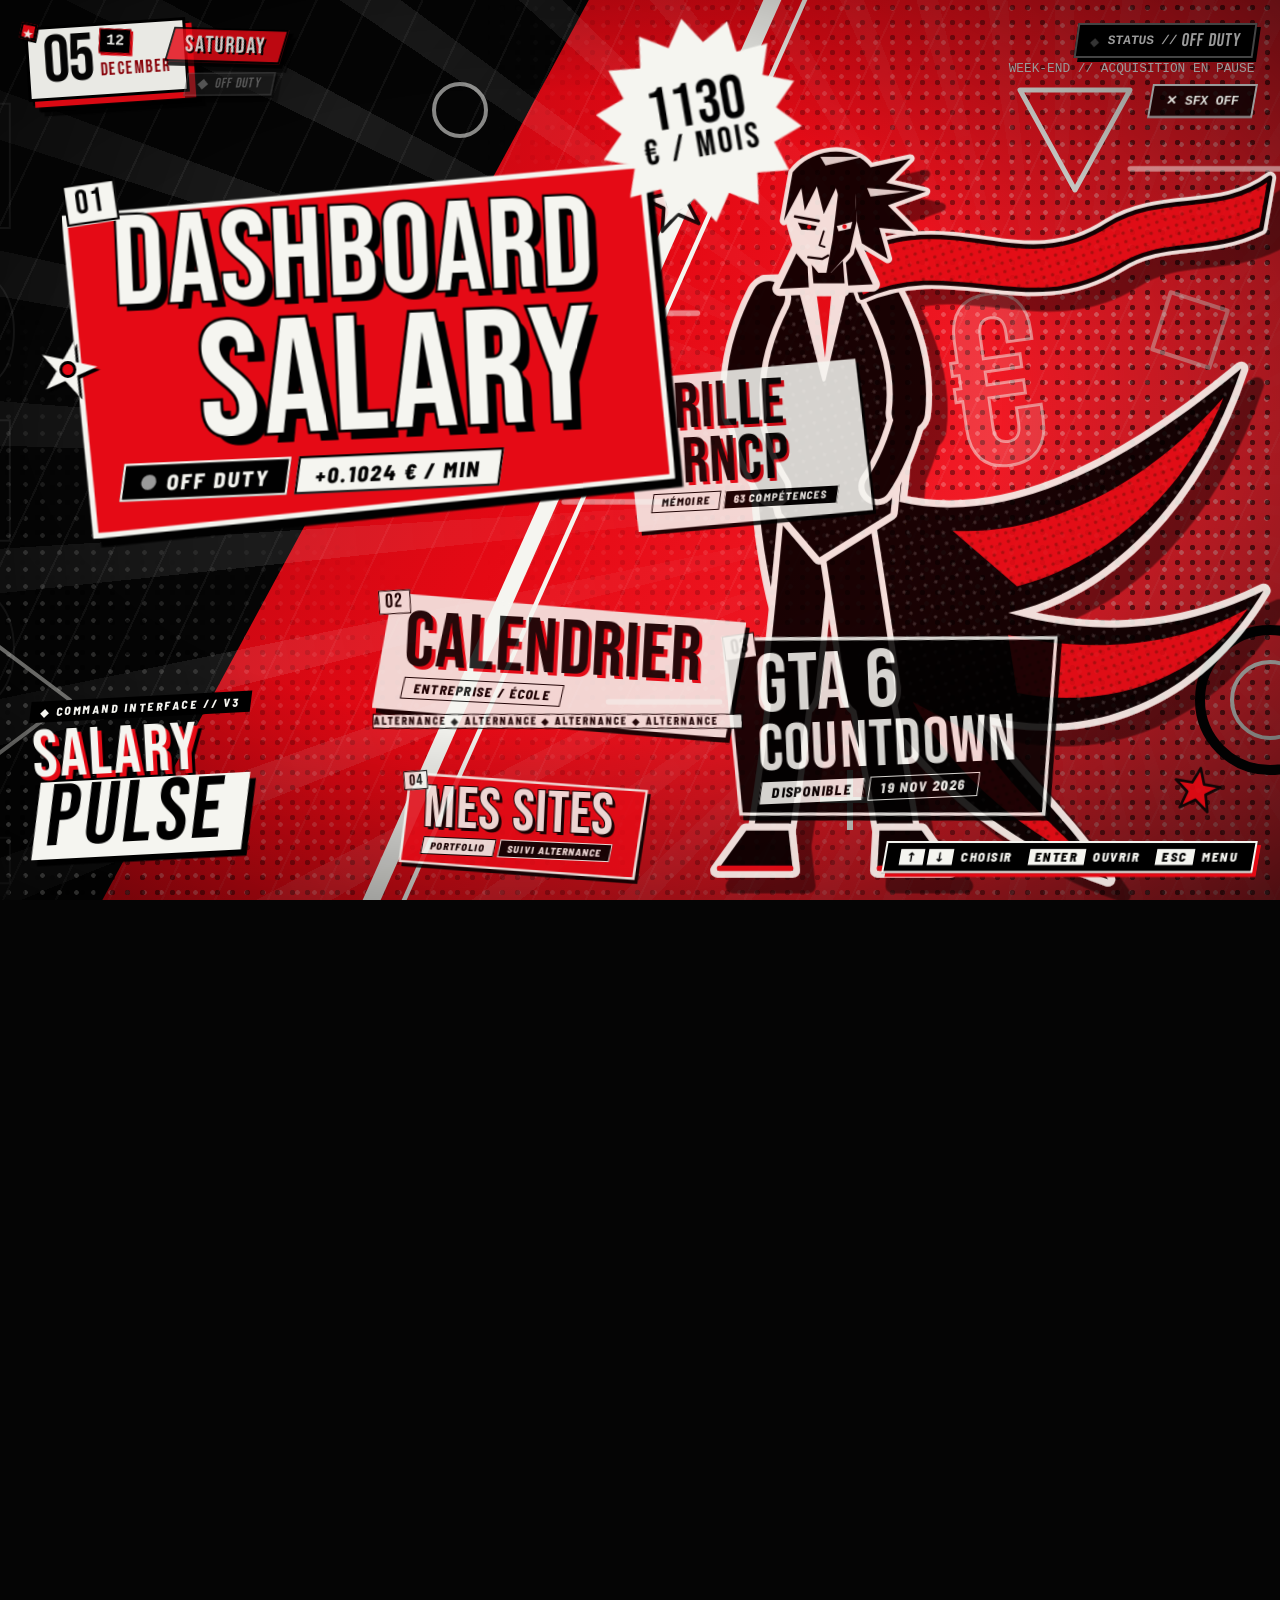
<file: index.html>
<!DOCTYPE html>
<html lang="fr">
<head>
    <meta charset="UTF-8">
    <meta name="viewport" content="width=device-width, initial-scale=1">
    <meta http-equiv="refresh" content="0; url=main-menu/">
    <title>Salary Pulse</title>
    <link rel="icon" type="image/svg+xml" href="shared/icons/favicon.svg?v=20261116b">
    <link rel="icon" type="image/png" sizes="32x32" href="shared/icons/favicon-32.png?v=20261116b">
    <link rel="apple-touch-icon" href="shared/icons/apple-touch-icon.png?v=20261116b">
    <style>
        body { margin: 0; min-height: 100vh; display: grid; place-items: center; background: #050505; color: #f5f5f0; font-family: system-ui, sans-serif; text-align: center; }
        a { display: inline-block; margin-top: 12px; padding: 8px 16px; background: #f5f5f0; color: #000; font-weight: 800; text-decoration: none; transform: skewX(-10deg); box-shadow: 4px 4px 0 #e50914; }
    </style>
</head>
<body>
    <p>Redirection vers le menu principal…</p>
    <a href="main-menu/">OUVRIR SALARY PULSE ▶</a>
</body>
</html>
</file>
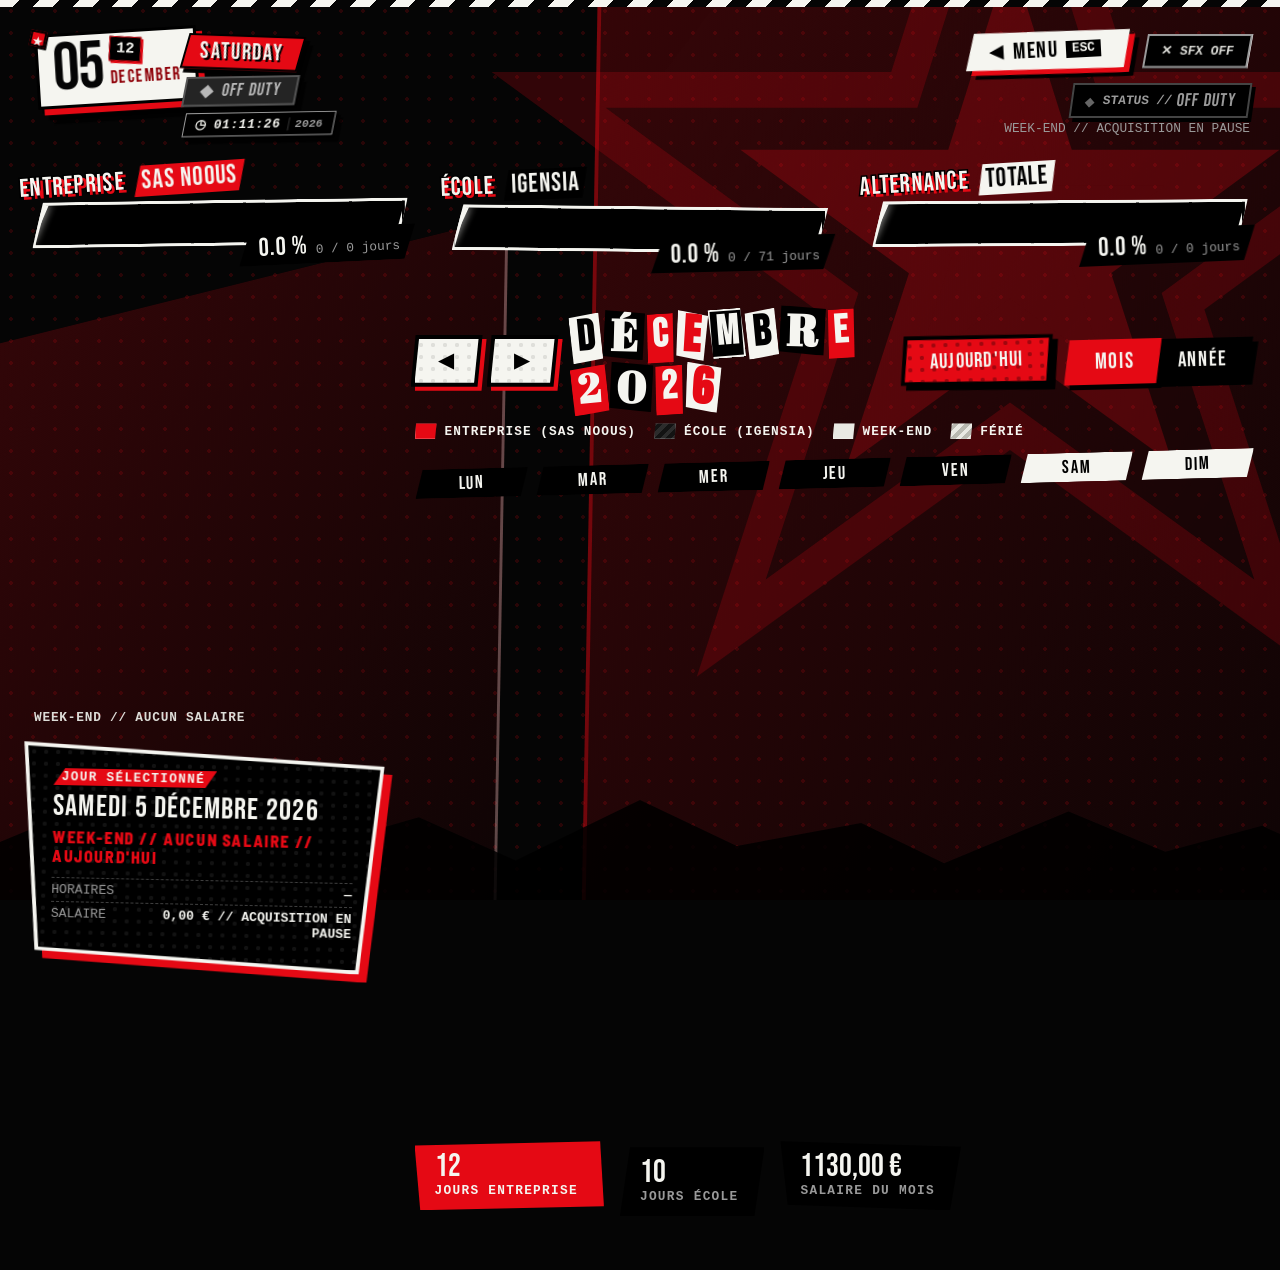
<file: calendar/index.html>
<!DOCTYPE html>
<html lang="fr">
<head>
    <meta charset="UTF-8">
    <meta name="viewport" content="width=device-width, initial-scale=1, viewport-fit=cover">
    <meta name="theme-color" content="#050505">
    <link rel="icon" type="image/svg+xml" href="../shared/icons/favicon.svg?v=20261116b">
    <link rel="icon" type="image/png" sizes="32x32" href="../shared/icons/favicon-32.png?v=20261116b">
    <link rel="apple-touch-icon" href="../shared/icons/apple-touch-icon.png?v=20261116b">
    <title>Salary Pulse — Calendrier</title>
    <link rel="preconnect" href="https://fonts.googleapis.com">
    <link rel="preconnect" href="https://fonts.gstatic.com" crossorigin>
    <link href="https://fonts.googleapis.com/css2?family=Abril+Fatface&family=Anton&family=Barlow+Semi+Condensed:wght@600;800&family=Bebas+Neue&display=swap" rel="stylesheet">
    <link rel="stylesheet" href="../shared/shared.css?v=20261116b">
    <link rel="stylesheet" href="calendar.css?v=20261116b">
</head>
<body data-sp-page="calendar" data-sp-hud="auto">
    <div class="sp-app-container">
        <header class="sp-header" data-sp-header="module"></header>

        <main class="cal-main">
            <h1 class="sp-sr-only">Calendrier de l'alternance</h1>

            <!-- Progression de l'alternance : 3 barres façon « Social Stats » -->
            <section class="cal-bars" aria-label="Progression de l'alternance">
                <div class="sp-hp sp-hp--red" id="barCompany">
                    <span class="hp-label">ENTREPRISE <em>SAS NOOUS</em></span>
                    <div class="hp-track"><div class="hp-fill"></div><div class="hp-ticks" aria-hidden="true"></div></div>
                    <span class="hp-value"><b data-bar-pct>0.0 %</b><i data-bar-days>0 / 0 jours</i></span>
                </div>
                <div class="sp-hp sp-hp--white" id="barSchool">
                    <span class="hp-label">ÉCOLE <em>IGENSIA</em></span>
                    <div class="hp-track"><div class="hp-fill"></div><div class="hp-ticks" aria-hidden="true"></div></div>
                    <span class="hp-value"><b data-bar-pct>0.0 %</b><i data-bar-days>0 / 71 jours</i></span>
                </div>
                <div class="sp-hp sp-hp--mix" id="barOverall">
                    <span class="hp-label">ALTERNANCE <em>TOTALE</em></span>
                    <div class="hp-track"><div class="hp-fill"></div><div class="hp-ticks" aria-hidden="true"></div></div>
                    <span class="hp-value"><b data-bar-pct>0.0 %</b><i data-bar-days>0 / 0 jours</i></span>
                </div>
            </section>

            <!-- Jour actuel : chiffre monumental sur pan rouge déchiré -->
            <section class="cal-today" aria-label="Jour actuel">
                <div class="cal-today-block">
                    <span class="cal-dow" id="calTodayDow">—</span>
                    <span class="cal-today-num sp-glitch" id="calTodayNum">--</span>
                    <span class="cal-today-month" id="calTodayMonth">—</span>
                </div>
                <p class="cal-today-info" id="calTodayInfo"></p>

                <div class="cal-detail sp-slab sp-slab--black" id="calDetail" aria-live="polite">
                    <span class="cal-detail-tag">JOUR SÉLECTIONNÉ</span>
                    <span class="cal-detail-date" id="calDetailDate">—</span>
                    <span class="cal-detail-kind" id="calDetailKind">—</span>
                    <dl class="cal-detail-rows">
                        <div><dt>HORAIRES</dt><dd id="calDetailHours">—</dd></div>
                        <div><dt>SALAIRE</dt><dd id="calDetailAmount">—</dd></div>
                    </dl>
                </div>
            </section>

            <!-- Calendrier : vue Mois ou Année -->
            <section class="cal-board" aria-labelledby="calTitle">
                <div class="cal-toolbar">
                    <div class="cal-nav-group" id="calNavGroup">
                        <button type="button" class="cal-nav sp-slab sp-slab--white" id="calPrev" aria-label="Mois précédent">◀</button>
                        <button type="button" class="cal-nav sp-slab sp-slab--white" id="calNext" aria-label="Mois suivant">▶</button>
                    </div>
                    <h2 class="cal-title" id="calTitle" data-ransom>CALENDRIER</h2>
                    <button type="button" class="cal-today-btn sp-slab sp-slab--red" id="calToday">AUJOURD'HUI</button>
                    <div class="cal-switch" role="group" aria-label="Type de vue">
                        <button type="button" class="cal-switch-btn is-active" id="viewMonth" data-view="month" aria-pressed="true">MOIS</button>
                        <button type="button" class="cal-switch-btn" id="viewYear" data-view="year" aria-pressed="false">ANNÉE</button>
                    </div>
                </div>

                <ul class="cal-legend" aria-label="Légende">
                    <li><i class="lg t-company"></i>ENTREPRISE (SAS NOOUS)</li>
                    <li><i class="lg t-school"></i>ÉCOLE (IGENSIA)</li>
                    <li><i class="lg t-weekend"></i>WEEK-END</li>
                    <li><i class="lg t-holiday"></i>FÉRIÉ</li>
                </ul>

                <div id="calMonthView">
                    <div class="cal-weekdays" aria-hidden="true">
                        <span>LUN</span><span>MAR</span><span>MER</span><span>JEU</span><span>VEN</span><span class="we">SAM</span><span class="we">DIM</span>
                    </div>
                    <div class="cal-grid" id="calGrid" role="group" aria-label="Jours du mois"></div>

                    <div class="cal-stats">
                        <div class="cal-stat cal-stat--red"><b id="calStatCompany">0</b><span>JOURS ENTREPRISE</span></div>
                        <div class="cal-stat"><b id="calStatSchool">0</b><span>JOURS ÉCOLE</span></div>
                        <div class="cal-stat"><b id="calStatAmount">0 €</b><span>SALAIRE DU MOIS</span></div>
                    </div>
                </div>

                <div id="calYearView" class="cal-year" hidden></div>
            </section>
        </main>
    </div>

    <!-- Intro « changement de jour » -->
    <div class="cal-intro" id="calIntro" aria-hidden="true">
        <div class="cal-intro-prev"><span id="calIntroPrev">--</span><s></s></div>
        <div class="cal-intro-next"><em id="calIntroDow">—</em><span id="calIntroNext">--</span></div>
        <div class="cal-intro-slash"></div>
    </div>

    <script src="../shared/scheduleConfig.js?v=20261116b" defer></script>
    <script src="../shared/schedule-engine.js?v=20261116b" defer></script>
    <script src="../shared/shared.js?v=20261116b" defer></script>
    <script src="calendar-engine.js?v=20261116b" defer></script>
    <script src="calendar-ui.js?v=20261116b" defer></script>
</body>
</html>
</file>
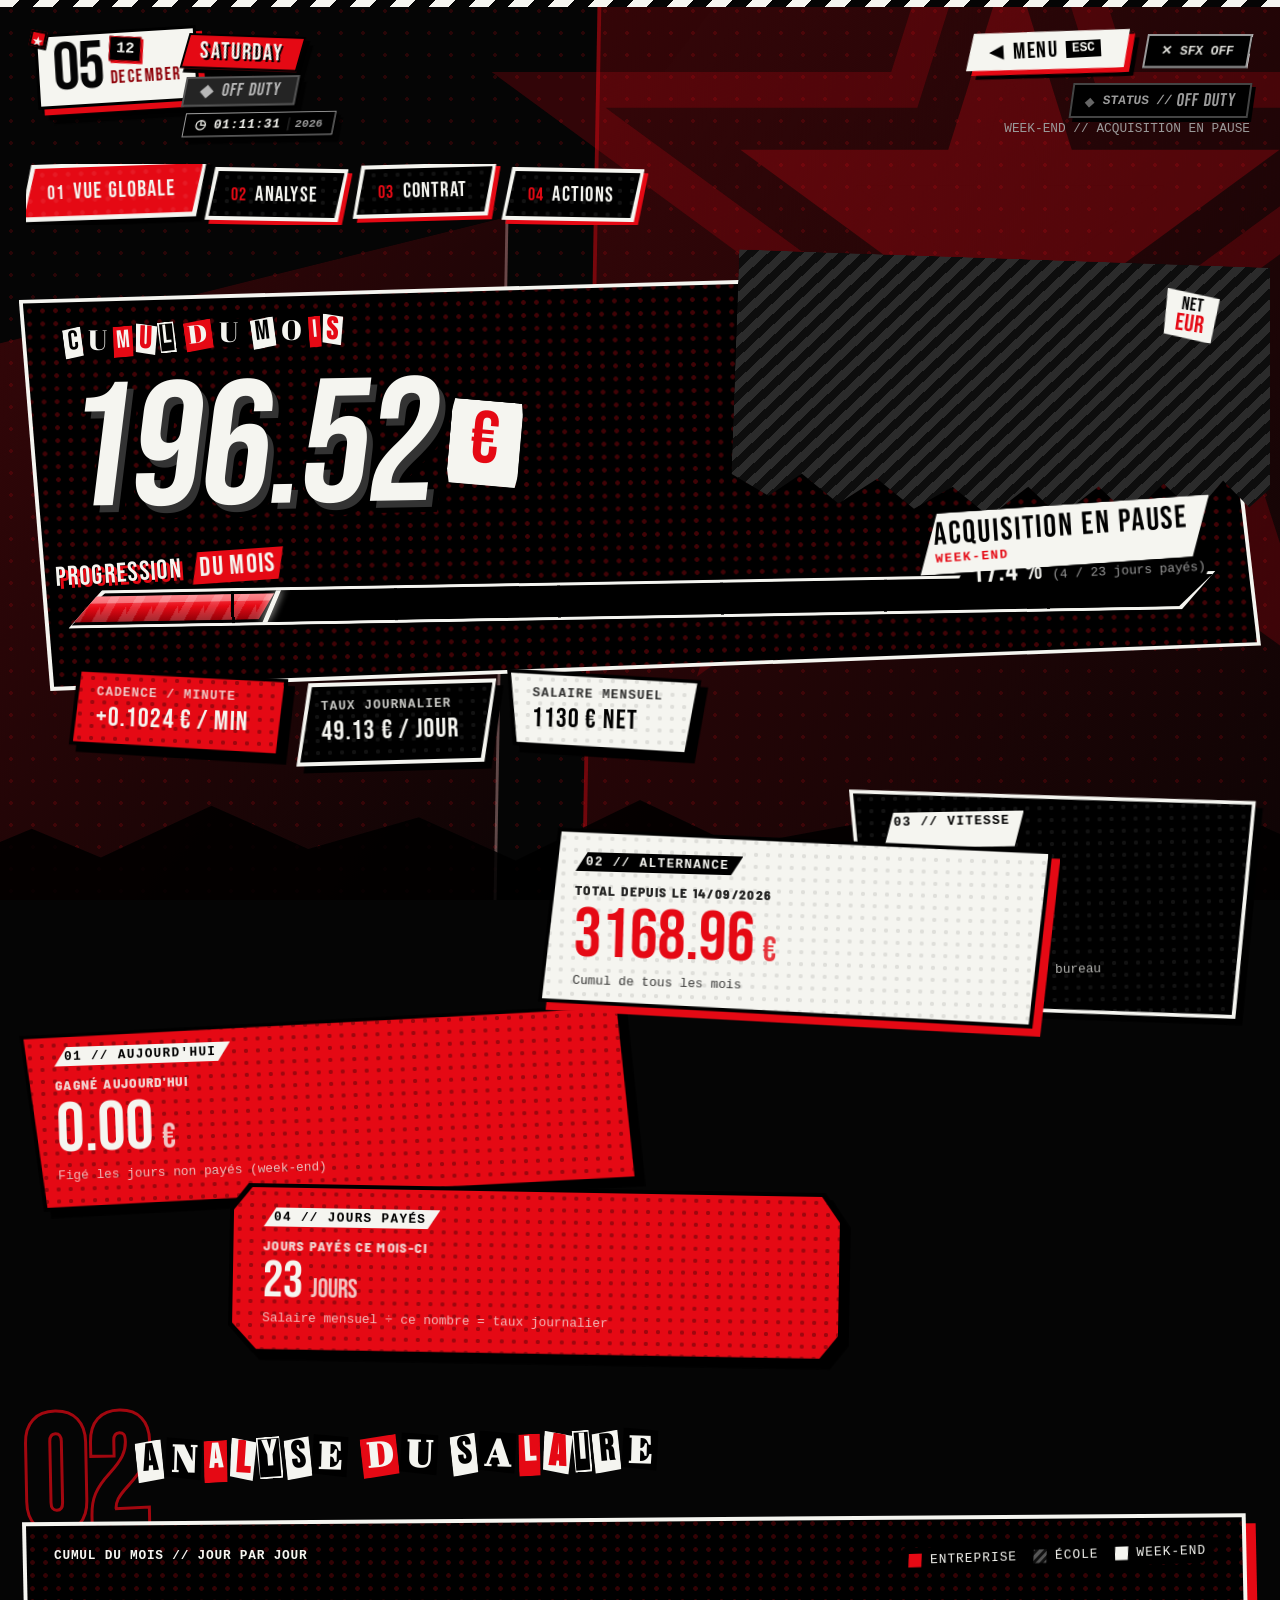
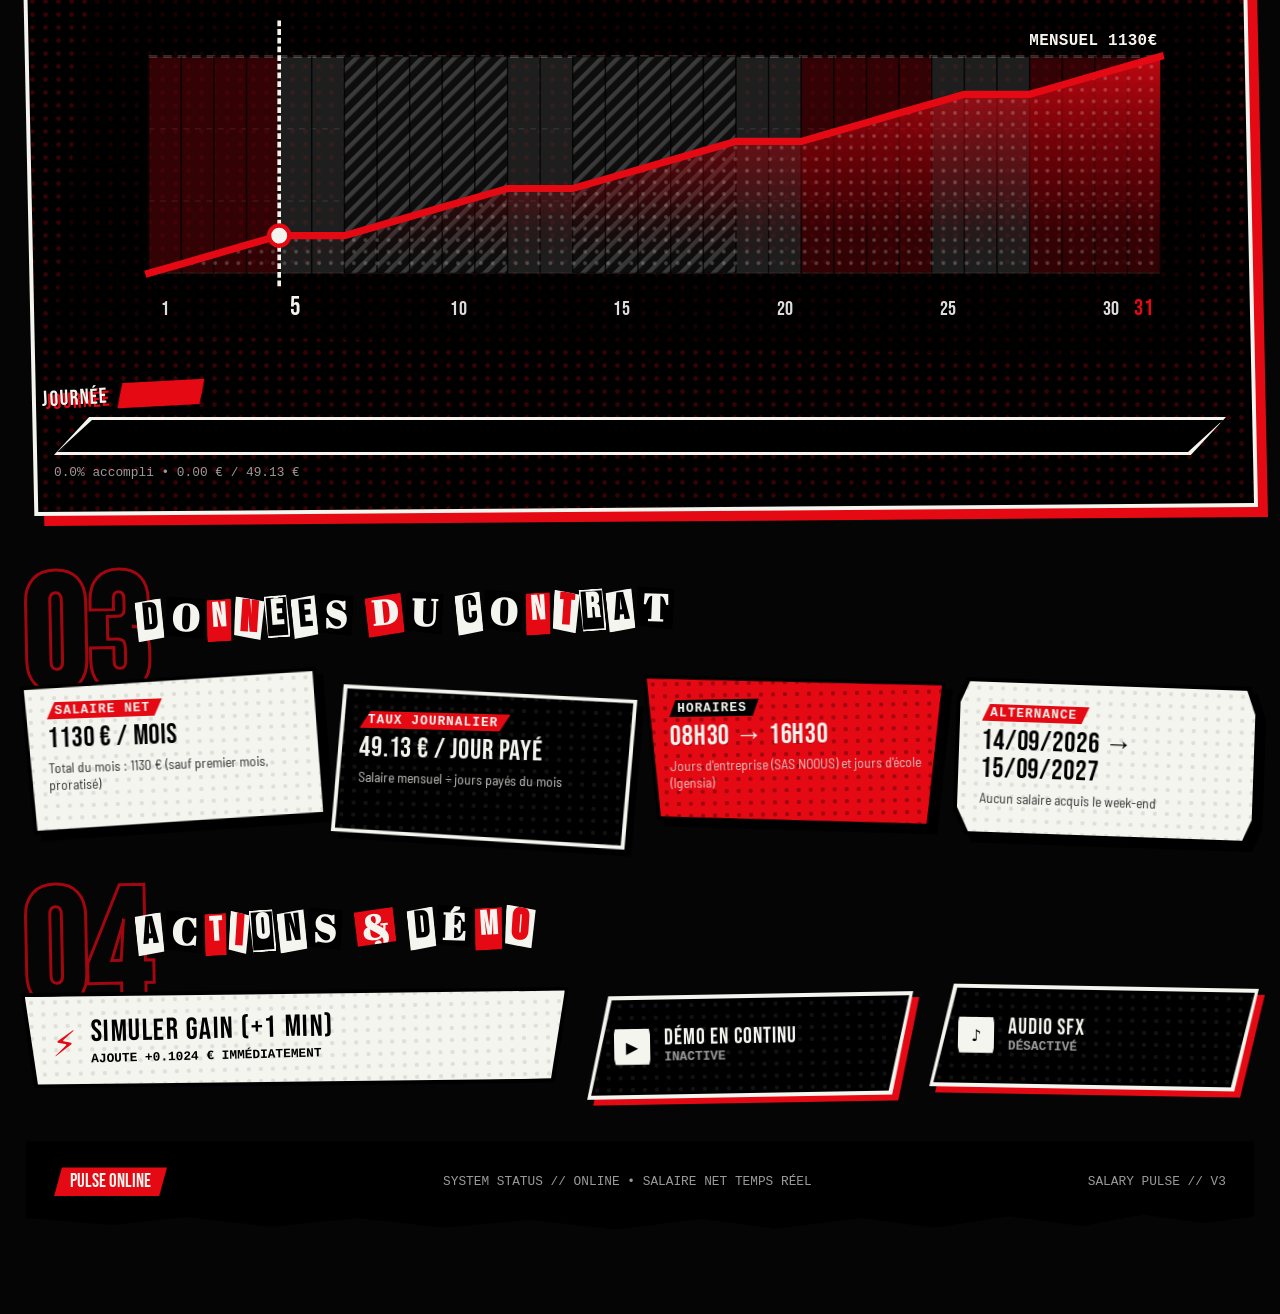
<file: dashboard-salary/index.html>
<!DOCTYPE html>
<html lang="fr">
<head>
    <meta charset="UTF-8">
    <meta name="viewport" content="width=device-width, initial-scale=1, viewport-fit=cover">
    <meta name="theme-color" content="#050505">
    <link rel="icon" type="image/svg+xml" href="../shared/icons/favicon.svg?v=20261116b">
    <link rel="icon" type="image/png" sizes="32x32" href="../shared/icons/favicon-32.png?v=20261116b">
    <link rel="apple-touch-icon" href="../shared/icons/apple-touch-icon.png?v=20261116b">
    <title>Salary Pulse — Dashboard Salary</title>
    
    <link rel="preconnect" href="https://fonts.googleapis.com">
    <link rel="preconnect" href="https://fonts.gstatic.com" crossorigin>
    <link href="https://fonts.googleapis.com/css2?family=Abril+Fatface&family=Anton&family=Barlow+Semi+Condensed:wght@600;800&family=Bebas+Neue&display=swap" rel="stylesheet">
    
    <!-- Feuilles de Styles : Partagée + Dashboard -->
    <link rel="stylesheet" href="../shared/shared.css?v=20261116b">
    <link rel="stylesheet" href="style.css?v=20261116b">
</head>
<body data-sp-page="dashboard">

    <div class="sp-app-container">

        <header class="sp-header" data-sp-header="module"></header>

        <!-- ====================================================================
             2. CONTENEUR PRINCIPAL DU DASHBOARD SALARY PULSE
             ==================================================================== -->
        <main class="sp-dashboard-container">

            <nav class="sp-nav-tabs" aria-label="Sections du dashboard">
                <button type="button" class="sp-tab-btn sp-slab sp-slab--black active" data-target="sectionOverview"><span class="tab-index">01</span><span class="tab-label">VUE GLOBALE</span></button>
                <button type="button" class="sp-tab-btn sp-slab sp-slab--black" data-target="sectionAnalyse"><span class="tab-index">02</span><span class="tab-label">ANALYSE</span></button>
                <button type="button" class="sp-tab-btn sp-slab sp-slab--black" data-target="sectionContrat"><span class="tab-index">03</span><span class="tab-label">CONTRAT</span></button>
                <button type="button" class="sp-tab-btn sp-slab sp-slab--black" data-target="sectionActions"><span class="tab-index">04</span><span class="tab-label">ACTIONS</span></button>
            </nav>

            <!-- 01 // VUE GLOBALE -->
            <section class="sp-section" id="sectionOverview" aria-label="Vue globale">
                <div class="sp-hero-card sp-slab sp-slab--black" id="mainHeroCard">
                    <div class="hero-torn" aria-hidden="true"></div>
                    <p class="hero-kicker" data-ransom>CUMUL DU MOIS</p>
                    <span class="hero-net" aria-hidden="true">NET<b>EUR</b></span>

                    <div class="sp-main-amount-wrap" id="mainAmountWrap">
                        <span id="mois" class="sp-huge-digits sp-glitch">0.00</span>
                        <span class="sp-euro-sym">€</span>
                    </div>
                    <div class="sp-floating-anchor" id="floatingGainAnchor" aria-hidden="true"></div>

                    <!-- Étiquette affichée quand le cumul est figé (week-end, hors heures…) -->
                    <p class="hero-pause" id="heroPause" role="status" hidden>
                        <b>ACQUISITION EN PAUSE</b><span id="heroPauseReason">—</span>
                    </p>

                    <div class="sp-hp sp-hp--main">
                        <span class="hp-label">PROGRESSION <em>DU MOIS</em></span>
                        <div class="hp-track"><div class="hp-fill" id="progressBarFill"></div><div class="hp-ticks" aria-hidden="true"></div></div>
                        <span class="hp-value"><b id="progressionPourcent">0.0 %</b><i id="heuresTravaillees">(0 / 0 jours payés)</i></span>
                    </div>
                </div>

                <div class="sp-cadence-grid">
                    <div class="sp-chip sp-slab sp-slab--red"><span class="chip-label">CADENCE / MINUTE</span><span class="chip-val" id="gainMinute">+0.00 € / min</span></div>
                    <div class="sp-chip sp-slab sp-slab--black"><span class="chip-label">TAUX JOURNALIER</span><span class="chip-val" id="tauxJournalier">0 € / jour</span></div>
                    <div class="sp-chip sp-slab sp-slab--white"><span class="chip-label">SALAIRE MENSUEL</span><span class="chip-val" id="salaireMensuel">0 € net</span></div>
                </div>

                <div class="sp-panels-grid">
                    <div class="sp-game-panel panel-month sp-slab sp-slab--red" id="panelMois">
                        <span class="panel-tag">01 // AUJOURD'HUI</span>
                        <span class="panel-label">GAGNÉ AUJOURD'HUI</span>
                        <span class="panel-value"><span id="jour">0.00</span><span class="panel-unit">€</span></span>
                        <span class="panel-sub">Figé les jours non payés (week-end)</span>
                    </div>
                    <div class="sp-game-panel panel-total sp-slab sp-slab--white" id="panelTotal">
                        <span class="panel-tag">02 // ALTERNANCE</span>
                        <span class="panel-label">TOTAL DEPUIS LE 14/09/2026</span>
                        <span class="panel-value"><span id="total">0.00</span><span class="panel-unit">€</span></span>
                        <span class="panel-sub">Cumul de tous les mois</span>
                    </div>
                    <div class="sp-game-panel panel-tempo sp-slab sp-slab--black">
                        <span class="panel-tag">03 // VITESSE</span>
                        <span class="panel-label">GAIN PAR HEURE</span>
                        <span class="panel-value panel-medium"><span id="gainHeure">≈ 0</span><span class="panel-unit">€ / h</span></span>
                        <span class="panel-sub">Pendant les heures de bureau</span>
                    </div>
                    <div class="sp-game-panel panel-target sp-slab sp-slab--red">
                        <span class="panel-tag">04 // JOURS PAYÉS</span>
                        <span class="panel-label">JOURS PAYÉS CE MOIS-CI</span>
                        <span class="panel-value panel-medium"><span id="paidDaysCount">0</span><span class="panel-unit">JOURS</span></span>
                        <span class="panel-sub">Salaire mensuel ÷ ce nombre = taux journalier</span>
                    </div>
                </div>
            </section>

            <!-- 02 // ANALYSE -->
            <section class="sp-section" id="sectionAnalyse" aria-labelledby="titreAnalyse">
                <h2 class="sp-section-title" id="titreAnalyse"><span class="sec-num" aria-hidden="true">02</span><span data-ransom>ANALYSE DU SALAIRE</span></h2>

                <div class="sp-analysis-card sp-slab sp-slab--black">
                    <div class="sp-chart-header">
                        <span class="chart-legend">CUMUL DU MOIS // JOUR PAR JOUR</span>
                        <span class="chart-target-badge chart-legend-types"><i class="lg lg-company"></i>ENTREPRISE <i class="lg lg-school"></i>ÉCOLE <i class="lg lg-weekend"></i>WEEK-END</span>
                    </div>

                    <div class="sp-svg-chart-wrapper">
                        <svg viewBox="0 0 800 240" class="sp-svg-canvas" id="salarySvgChart" role="img" aria-label="Courbe du salaire cumulé du mois, jour par jour : la courbe est plate les week-ends">
                            <defs>
                                <linearGradient id="spRedGradient" x1="0%" y1="0%" x2="0%" y2="100%">
                                    <stop offset="0%" stop-color="#E50914" stop-opacity="0.8" />
                                    <stop offset="65%" stop-color="#8F0008" stop-opacity="0.3" />
                                    <stop offset="100%" stop-color="#050505" stop-opacity="0" />
                                </linearGradient>
                                <pattern id="spSchoolHatch" width="8" height="8" patternUnits="userSpaceOnUse" patternTransform="rotate(45)"><rect width="8" height="8" fill="#0d0d0d"/><rect width="3" height="8" fill="#3a3a3a"/></pattern>
                                <pattern id="spHalftoneChart" width="8" height="8" patternUnits="userSpaceOnUse">
                                    <circle cx="2" cy="2" r="1.3" fill="rgba(245, 245, 240, 0.22)" />
                                </pattern>
                            </defs>
                            <line x1="60" y1="35" x2="760" y2="35" stroke="rgba(245, 245, 240, 0.4)" stroke-width="1.5" stroke-dasharray="6,4" />
                            <text id="svgTargetLabel" x="758" y="27" text-anchor="end" class="axis-target">MENSUEL</text>
                            <line x1="60" y1="85" x2="760" y2="85" stroke="rgba(255,255,255,0.08)" stroke-dasharray="4,4" />
                            <line x1="60" y1="135" x2="760" y2="135" stroke="rgba(255,255,255,0.08)" stroke-dasharray="4,4" />
                            <line x1="60" y1="185" x2="760" y2="185" stroke="rgba(255,255,255,0.15)" />
                            <g id="chartBands"></g>
                            <polygon id="chartFill" points="" fill="url(#spRedGradient)" />
                            <polygon id="chartFillDots" points="" fill="url(#spHalftoneChart)" />
                            <polyline id="chartLine" points="" fill="none" stroke="#E50914" stroke-width="5" stroke-linecap="square" stroke-linejoin="miter" />
                            <g id="chartMarks"></g>
                            <line id="svgLiveCursor" x1="60" y1="10" x2="60" y2="195" stroke="#F5F5F0" stroke-width="2.5" stroke-dasharray="4,2" />
                            <circle id="svgLiveDot" cx="60" cy="185" r="7" fill="#F5F5F0" stroke="#E50914" stroke-width="3" />
                        </svg>
                    </div>

                    <!-- Journée en cours -->
                    <div class="sp-slots-analysis-grid">
                        <div class="slot-card sp-hp">
                            <span class="hp-label">JOURNÉE <em>EN COURS</em></span>
                            <div class="hp-track"><div class="hp-fill" id="barToday"></div><div class="hp-ticks" aria-hidden="true"></div></div>
                            <span class="hp-value"><b>HEURES DE BUREAU</b><i>08:30 → 16:30</i></span>
                            <span class="slot-footer-text" id="barTodayText">Calcul en direct...</span>
                        </div>
                    </div>
                </div>
            </section>

            <!-- 03 // CONTRAT -->
            <section class="sp-section" id="sectionContrat" aria-labelledby="titreContrat">
                <h2 class="sp-section-title" id="titreContrat"><span class="sec-num" aria-hidden="true">03</span><span data-ransom>DONNÉES DU CONTRAT</span></h2>

                <div class="sp-contract-grid">
                    <div class="sp-contract-cell sp-slab sp-slab--white"><span class="cell-tag">SALAIRE NET</span><span class="cell-highlight" id="cellMensuel">— € / MOIS</span><span class="cell-desc" id="cellSalaireMois">—</span></div>
                    <div class="sp-contract-cell sp-slab sp-slab--black"><span class="cell-tag">TAUX JOURNALIER</span><span class="cell-highlight" id="cellTaux">—</span><span class="cell-desc">Salaire mensuel ÷ jours payés du mois</span></div>
                    <div class="sp-contract-cell sp-slab sp-slab--red"><span class="cell-tag">HORAIRES</span><span class="cell-highlight" id="cellHoraires">—</span><span class="cell-desc">Jours d'entreprise (SAS NOOUS) et jours d'école (Igensia)</span></div>
                    <div class="sp-contract-cell sp-slab sp-slab--white"><span class="cell-tag">ALTERNANCE</span><span class="cell-highlight">14/09/2026 → 15/09/2027</span><span class="cell-desc">Aucun salaire acquis le week-end</span></div>
                </div>
            </section>

            <!-- 04 // ACTIONS -->
            <section class="sp-section" id="sectionActions" aria-labelledby="titreActions">
                <h2 class="sp-section-title" id="titreActions"><span class="sec-num" aria-hidden="true">04</span><span data-ransom>ACTIONS &amp; DÉMO</span></h2>

                <div class="sp-actions-panel">
                    <button type="button" class="sp-btn-action sp-slab sp-slab--white" id="btnSimulerGain">
                        <span class="btn-icon" aria-hidden="true">⚡</span>
                        <span class="btn-text-group"><span class="btn-main-text">SIMULER GAIN (+1 MIN)</span><span class="btn-sub-text" id="btnSimSub">AJOUTE UNE MINUTE IMMÉDIATEMENT</span></span>
                    </button>
                    <button type="button" class="sp-btn-toggle sp-slab sp-slab--black" id="btnDemoToggle" aria-pressed="false">
                        <span class="toggle-icon" aria-hidden="true">▶</span>
                        <span class="toggle-text-block"><span class="toggle-title">DÉMO EN CONTINU</span><span class="toggle-state" id="demoLabel">INACTIVE</span></span>
                    </button>
                    <button type="button" class="sp-btn-toggle sp-slab sp-slab--black" id="btnAudioToggle" aria-pressed="false">
                        <span class="toggle-icon" aria-hidden="true">♪</span>
                        <span class="toggle-text-block"><span class="toggle-title">AUDIO SFX</span><span class="toggle-state" id="audioLabel" data-sp-audio-state>DÉSACTIVÉ</span></span>
                    </button>
                </div>
            </section>

            <footer class="sp-footer">
                <span class="sp-footer-badge">PULSE ONLINE</span>
                <span class="sp-footer-text">SYSTEM STATUS // ONLINE • SALAIRE NET TEMPS RÉEL</span>
                <span class="sp-footer-version">SALARY PULSE // V3</span>
            </footer>

        </main>
    </div>

    <script src="../shared/scheduleConfig.js?v=20261116b" defer></script>
    <script src="../shared/schedule-engine.js?v=20261116b" defer></script>
    <script src="../shared/shared.js?v=20261116b" defer></script>
    <script src="salary-ui.js?v=20261116b" defer></script>
    <script src="script.js?v=20261116b" defer></script>
</body>
</html>
</file>
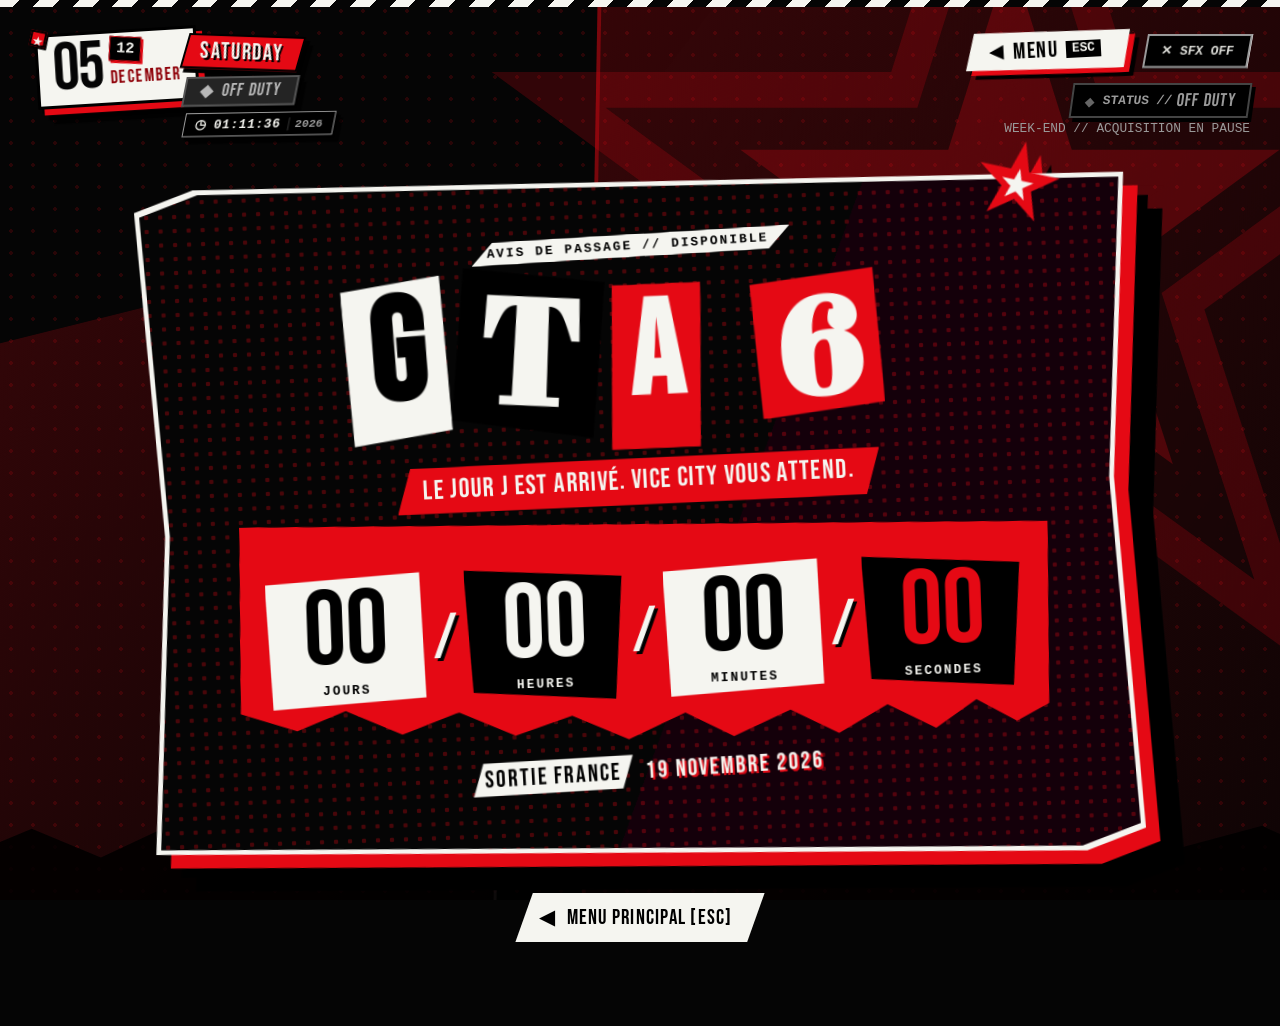
<file: gta-countdown/index.html>
<!DOCTYPE html>
<html lang="fr">
<head>
    <meta charset="UTF-8">
    <meta name="viewport" content="width=device-width, initial-scale=1, viewport-fit=cover">
    <meta name="theme-color" content="#050505">
    <link rel="icon" type="image/svg+xml" href="../shared/icons/favicon.svg?v=20261116b">
    <link rel="icon" type="image/png" sizes="32x32" href="../shared/icons/favicon-32.png?v=20261116b">
    <link rel="apple-touch-icon" href="../shared/icons/apple-touch-icon.png?v=20261116b">
    <title>Salary Pulse — GTA 6 Countdown</title>
    <link rel="preconnect" href="https://fonts.googleapis.com">
    <link rel="preconnect" href="https://fonts.gstatic.com" crossorigin>
    <link href="https://fonts.googleapis.com/css2?family=Abril+Fatface&family=Anton&family=Barlow+Semi+Condensed:wght@600;800&family=Bebas+Neue&display=swap" rel="stylesheet">
    <link rel="stylesheet" href="../shared/shared.css?v=20261116b">
    <link rel="stylesheet" href="gta.css?v=20261116b">
</head>
<body data-sp-page="gta" data-sp-hud="auto">
    <div class="sp-app-container">
        <header class="sp-header" data-sp-header="module"></header>

        <main class="gta-main">
            <!-- Calling card -->
            <article class="gta-card" id="gtaCard" aria-labelledby="gtaTitle">
                <div class="gta-stamp" aria-hidden="true">★</div>
                <p class="gta-tag">AVIS DE PASSAGE // <span id="gtaTitleState">SORTIE FRANCE</span></p>

                <h1 class="gta-title" id="gtaTitle" data-ransom>GTA 6</h1>

                <p class="gta-message" id="gtaMessage">VICE CITY VA CHANGER DE MAINS. ON VOLE VOTRE TEMPS LIBRE JUSQU'AU JOUR J.</p>

                <div class="gta-timer" role="timer" aria-label="Temps restant avant la sortie de GTA 6">
                    <div class="gta-unit"><b id="gtaDays">--</b><span>JOURS</span></div>
                    <i class="gta-sep" aria-hidden="true">/</i>
                    <div class="gta-unit"><b id="gtaHours">--</b><span>HEURES</span></div>
                    <i class="gta-sep" aria-hidden="true">/</i>
                    <div class="gta-unit"><b id="gtaMinutes">--</b><span>MINUTES</span></div>
                    <i class="gta-sep" aria-hidden="true">/</i>
                    <div class="gta-unit gta-unit--sec"><b id="gtaSeconds" class="sp-glitch">--</b><span>SECONDES</span></div>
                </div>

                <p class="gta-sign"><span>SORTIE FRANCE</span> <b id="gtaDate">—</b></p>
            </article>

            <a href="../main-menu/" class="sp-back-link" data-sp-back><span aria-hidden="true">◀</span> MENU PRINCIPAL [ESC]</a>
        </main>
    </div>

    <div class="gta-flash" id="gtaFlash" aria-hidden="true"></div>

    <script src="../shared/scheduleConfig.js?v=20261116b" defer></script>
    <script src="../shared/schedule-engine.js?v=20261116b" defer></script>
    <script src="../shared/shared.js?v=20261116b" defer></script>
    <script src="config.js?v=20261116b" defer></script>
    <script src="countdown-engine.js?v=20261116b" defer></script>
    <script src="gta-ui.js?v=20261116b" defer></script>
</body>
</html>
</file>
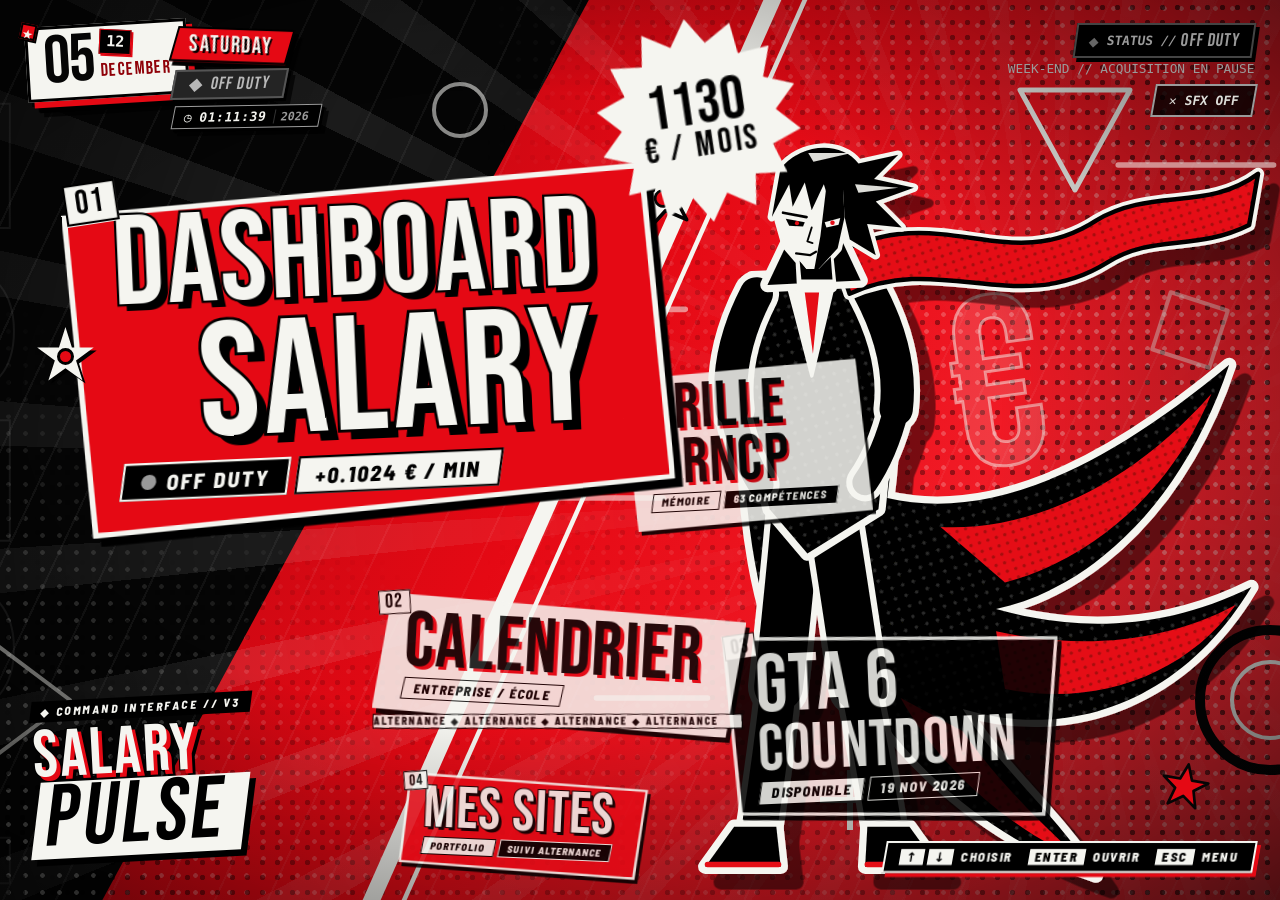
<file: main-menu/index.html>
<!DOCTYPE html>
<html lang="fr">
<head>
    <meta charset="UTF-8">
    <meta name="viewport" content="width=device-width, initial-scale=1, viewport-fit=cover">
    <meta name="theme-color" content="#050505">
    <link rel="icon" type="image/svg+xml" href="../shared/icons/favicon.svg?v=20261116b">
    <link rel="icon" type="image/png" sizes="32x32" href="../shared/icons/favicon-32.png?v=20261116b">
    <link rel="apple-touch-icon" href="../shared/icons/apple-touch-icon.png?v=20261116b">
    <title>Salary Pulse — Menu principal</title>

    <link rel="preconnect" href="https://fonts.googleapis.com">
    <link rel="preconnect" href="https://fonts.gstatic.com" crossorigin>
    <link href="https://fonts.googleapis.com/css2?family=Abril+Fatface&family=Anton&family=Barlow+Semi+Condensed:wght@600;800&family=Bebas+Neue&display=swap" rel="stylesheet">

    <link rel="stylesheet" href="../shared/shared.css?v=20261116b">
    <link rel="stylesheet" href="style.css?v=20261116b">
</head>
<body class="mm" data-sp-page="menu" data-sp-bg="custom">

    <!-- Fond : 7 couches, aucune boucle DOM (gradients, pseudo-éléments, 1 SVG) -->
    <div class="mm-bg" aria-hidden="true">
        <div class="mm-layer mm-red"></div>
        <div class="mm-layer mm-halftone"></div>
        <div class="mm-layer mm-diag"></div>
        <div class="mm-layer mm-burst"></div>
        <svg class="mm-layer mm-geo" viewBox="0 0 1600 900" preserveAspectRatio="xMidYMid slice">
            <g fill="none" stroke-linejoin="round">
                <polygon points="1180,90 1290,90 1235,190" stroke="#f5f5f0" stroke-width="5"/>
                <polygon points="150,640 230,700 150,760" stroke="#f5f5f0" stroke-width="4" opacity=".5"/>
                <circle cx="1430" cy="700" r="70" stroke="#050505" stroke-width="10"/>
                <circle cx="1430" cy="700" r="38" stroke="#f5f5f0" stroke-width="4"/>
                <circle cx="620" cy="110" r="26" stroke="#f5f5f0" stroke-width="4" opacity=".55"/>
                <path d="M980 800h60M1010 770v60" stroke="#f5f5f0" stroke-width="6"/>
                <path d="M40 300h44M62 278v44" stroke="#e50914" stroke-width="6"/>
                <rect x="1320" y="300" width="60" height="60" stroke="#f5f5f0" stroke-width="4" opacity=".45" transform="rotate(18 1350 330)"/>
            </g>
            <text x="1120" y="470" class="mm-euro" font-size="240" transform="rotate(-8 1120 470)">€</text>
        </svg>
        <div class="mm-layer mm-ghost">PULSE</div>
        <svg class="mm-layer mm-ecg" viewBox="0 0 1600 120" preserveAspectRatio="none">
            <path pathLength="1000" d="M0 70H520L560 70L590 20L640 110L672 70H720L748 44L776 70H1600"/>
        </svg>
        <div class="mm-layer mm-vignette"></div>
    </div>

    <main class="mm-stage" id="mmStage">
        <h1 class="sp-sr-only">Salary Pulse — choisis un module</h1>

        <!-- HUD : sticker date/heure (haut gauche) + statut/SFX (haut droite) -->
        <header class="mm-hud" data-sp-header="menu"></header>

        <!-- Illustration secondaire : remplacer art/figure.svg (ou le src) pour intégrer un visuel final -->
        <img class="mm-figure" src="art/figure.svg?v=20261116b" alt="" width="700" height="762" decoding="async">

        <!-- Identité -->
        <div class="mm-brand" aria-hidden="true">
            <span class="mm-brand-kicker">◆ COMMAND INTERFACE // V3</span>
            <span class="mm-brand-title">
                <span class="mm-b1">SALARY</span>
                <span class="mm-b2">PULSE</span>
            </span>
        </div>

        <!-- Commandes -->
        <nav class="mm-nav" id="mmNav" aria-label="Modules Salary Pulse">
            <span class="mm-pointer" id="mmPointer" aria-hidden="true"><span class="mm-pointer-star"></span></span>

            <a class="mm-cmd mm-dashboard" href="../dashboard-salary/" data-index="0" style="--r:-4deg">
                <span class="mm-slab" aria-hidden="true"></span>
                <span class="mm-num" aria-hidden="true">01</span>
                <span class="mm-label">
                    <span class="mm-l1">DASHBOARD</span>
                    <span class="mm-l2">SALARY</span>
                </span>
                <span class="mm-rate-sticker" aria-hidden="true"><b id="mmRate">1130</b><i>€ / MOIS</i></span>
                <span class="mm-meta">
                    <span class="mm-chip mm-chip-live" id="mmLive"><span class="mm-dot" aria-hidden="true"></span><span id="mmLiveText">EN DIRECT</span></span>
                    <span class="mm-chip" id="mmMinute">+0.1315 € / MIN</span>
                </span>
            </a>

            <a class="mm-cmd mm-calendar" href="../calendar/" data-index="1" style="--r:3deg">
                <span class="mm-slab" aria-hidden="true"></span>
                <span class="mm-num" aria-hidden="true">02</span>
                <span class="mm-label"><span class="mm-l1">CALENDRIER</span></span>
                <span class="mm-tape" aria-hidden="true">ALTERNANCE ◆ ALTERNANCE ◆ ALTERNANCE ◆ ALTERNANCE</span>
                <span class="mm-meta"><span class="mm-chip">ENTREPRISE / ÉCOLE</span></span>
            </a>

            <a class="mm-cmd mm-gta" href="../gta-countdown/" data-index="2" style="--r:-2.5deg">
                <span class="mm-slab" aria-hidden="true"></span>
                <span class="mm-num" aria-hidden="true">03</span>
                <span class="mm-label">
                    <span class="mm-l1">GTA 6</span>
                    <span class="mm-l2">COUNTDOWN</span>
                </span>
                <span class="mm-meta">
                    <span class="mm-chip" id="mmGtaCount">J-—</span>
                    <span class="mm-chip mm-chip-alt">19 NOV 2026</span>
                </span>
            </a>

            <a class="mm-cmd mm-sites" href="../sites/" data-index="3" style="--r:2.5deg">
                <span class="mm-slab" aria-hidden="true"></span>
                <span class="mm-num" aria-hidden="true">04</span>
                <span class="mm-label"><span class="mm-l1">MES SITES</span></span>
                <span class="mm-meta">
                    <span class="mm-chip">PORTFOLIO</span>
                    <span class="mm-chip mm-chip-alt">SUIVI ALTERNANCE</span>
                </span>
            </a>

            <a class="mm-cmd mm-rncp" href="../rncp/" data-index="4" style="--r:-3deg">
                <span class="mm-slab" aria-hidden="true"></span>
                <span class="mm-num" aria-hidden="true">05</span>
                <span class="mm-label">
                    <span class="mm-l1">GRILLE</span>
                    <span class="mm-l2">RNCP</span>
                </span>
                <span class="mm-meta">
                    <span class="mm-chip">MÉMOIRE</span>
                    <span class="mm-chip mm-chip-alt">63 COMPÉTENCES</span>
                </span>
            </a>
        </nav>

        <!-- Aide de navigation -->
        <p class="mm-help" aria-hidden="true">
            <span><kbd>↑</kbd><kbd>↓</kbd> CHOISIR</span>
            <span><kbd>ENTER</kbd> OUVRIR</span>
            <span><kbd>ESC</kbd> MENU</span>
        </p>
    </main>

    <script src="../shared/scheduleConfig.js?v=20261116b" defer></script>
    <script src="../shared/schedule-engine.js?v=20261116b" defer></script>
    <script src="../shared/shared.js?v=20261116b" defer></script>
    <script src="../gta-countdown/config.js?v=20261116b" defer></script>
    <script src="../gta-countdown/countdown-engine.js?v=20261116b" defer></script>
    <script src="script.js?v=20261116b" defer></script>
</body>
</html>
</file>
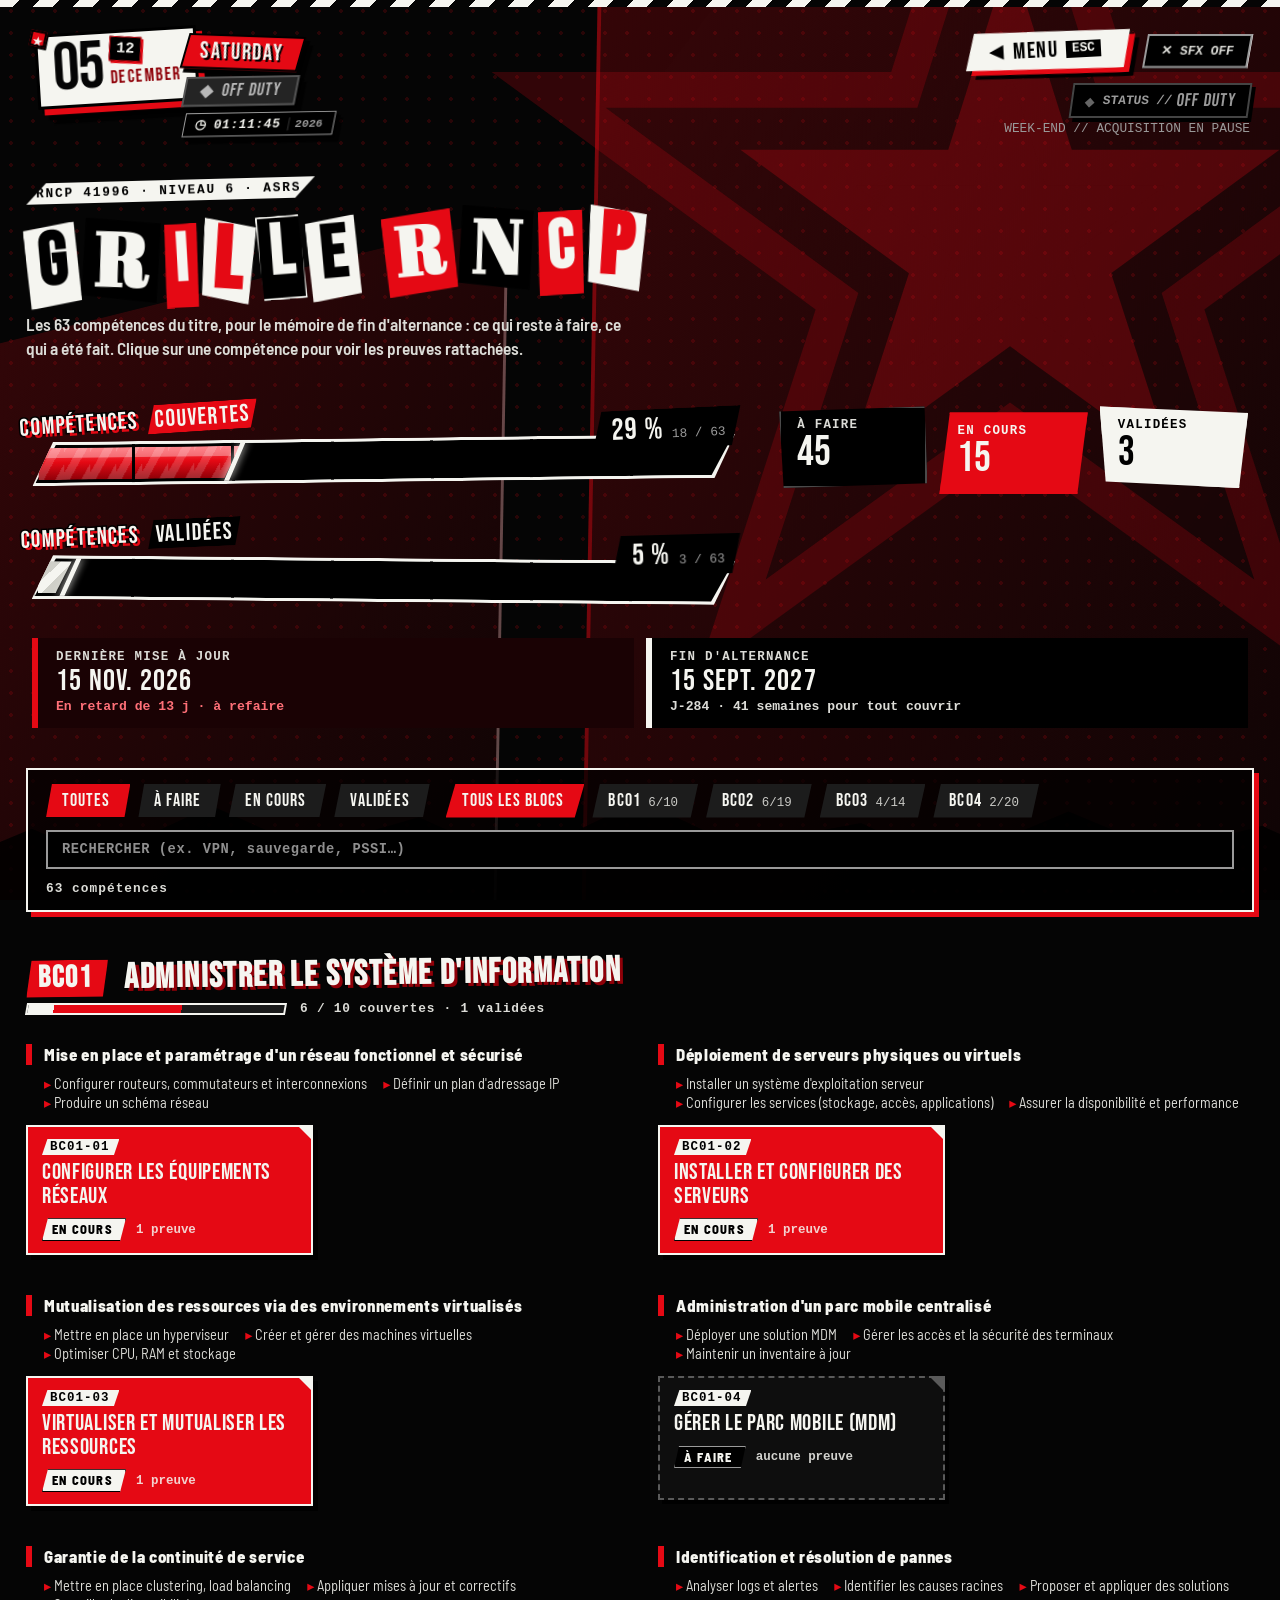
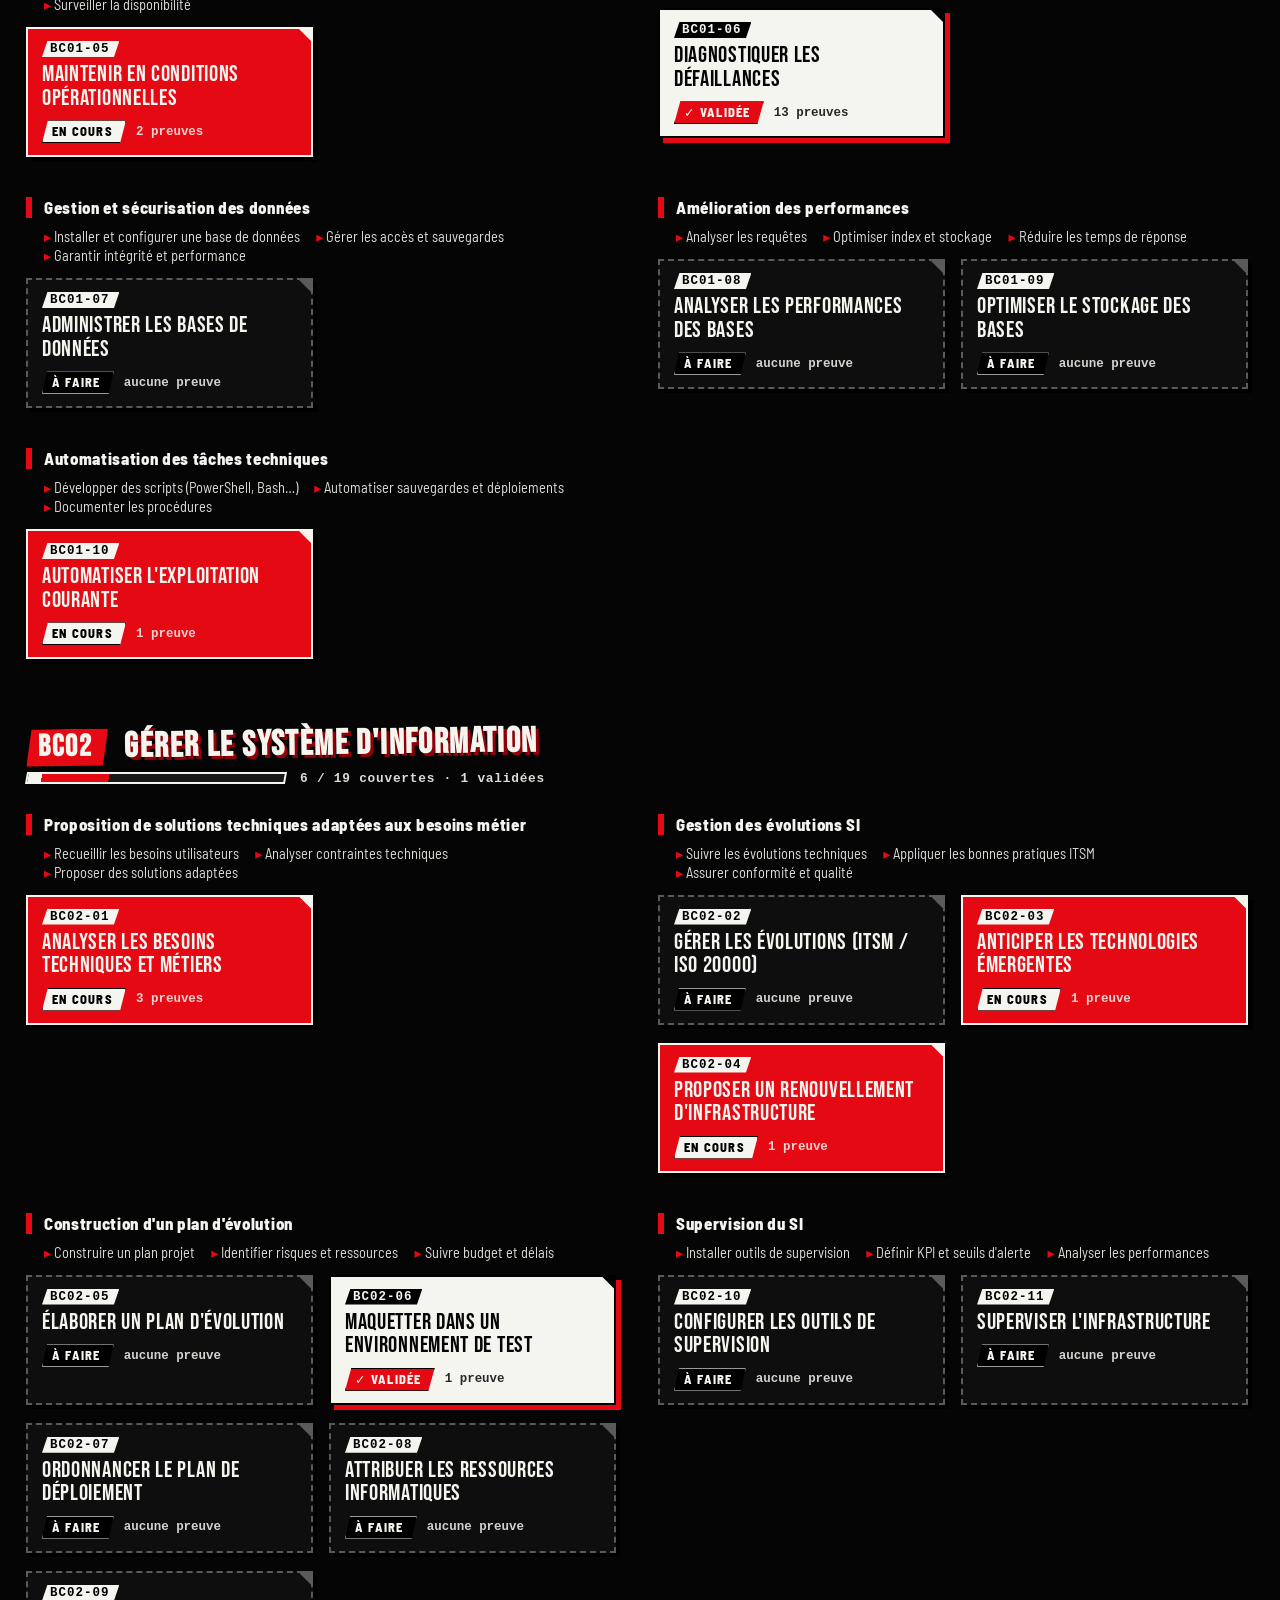
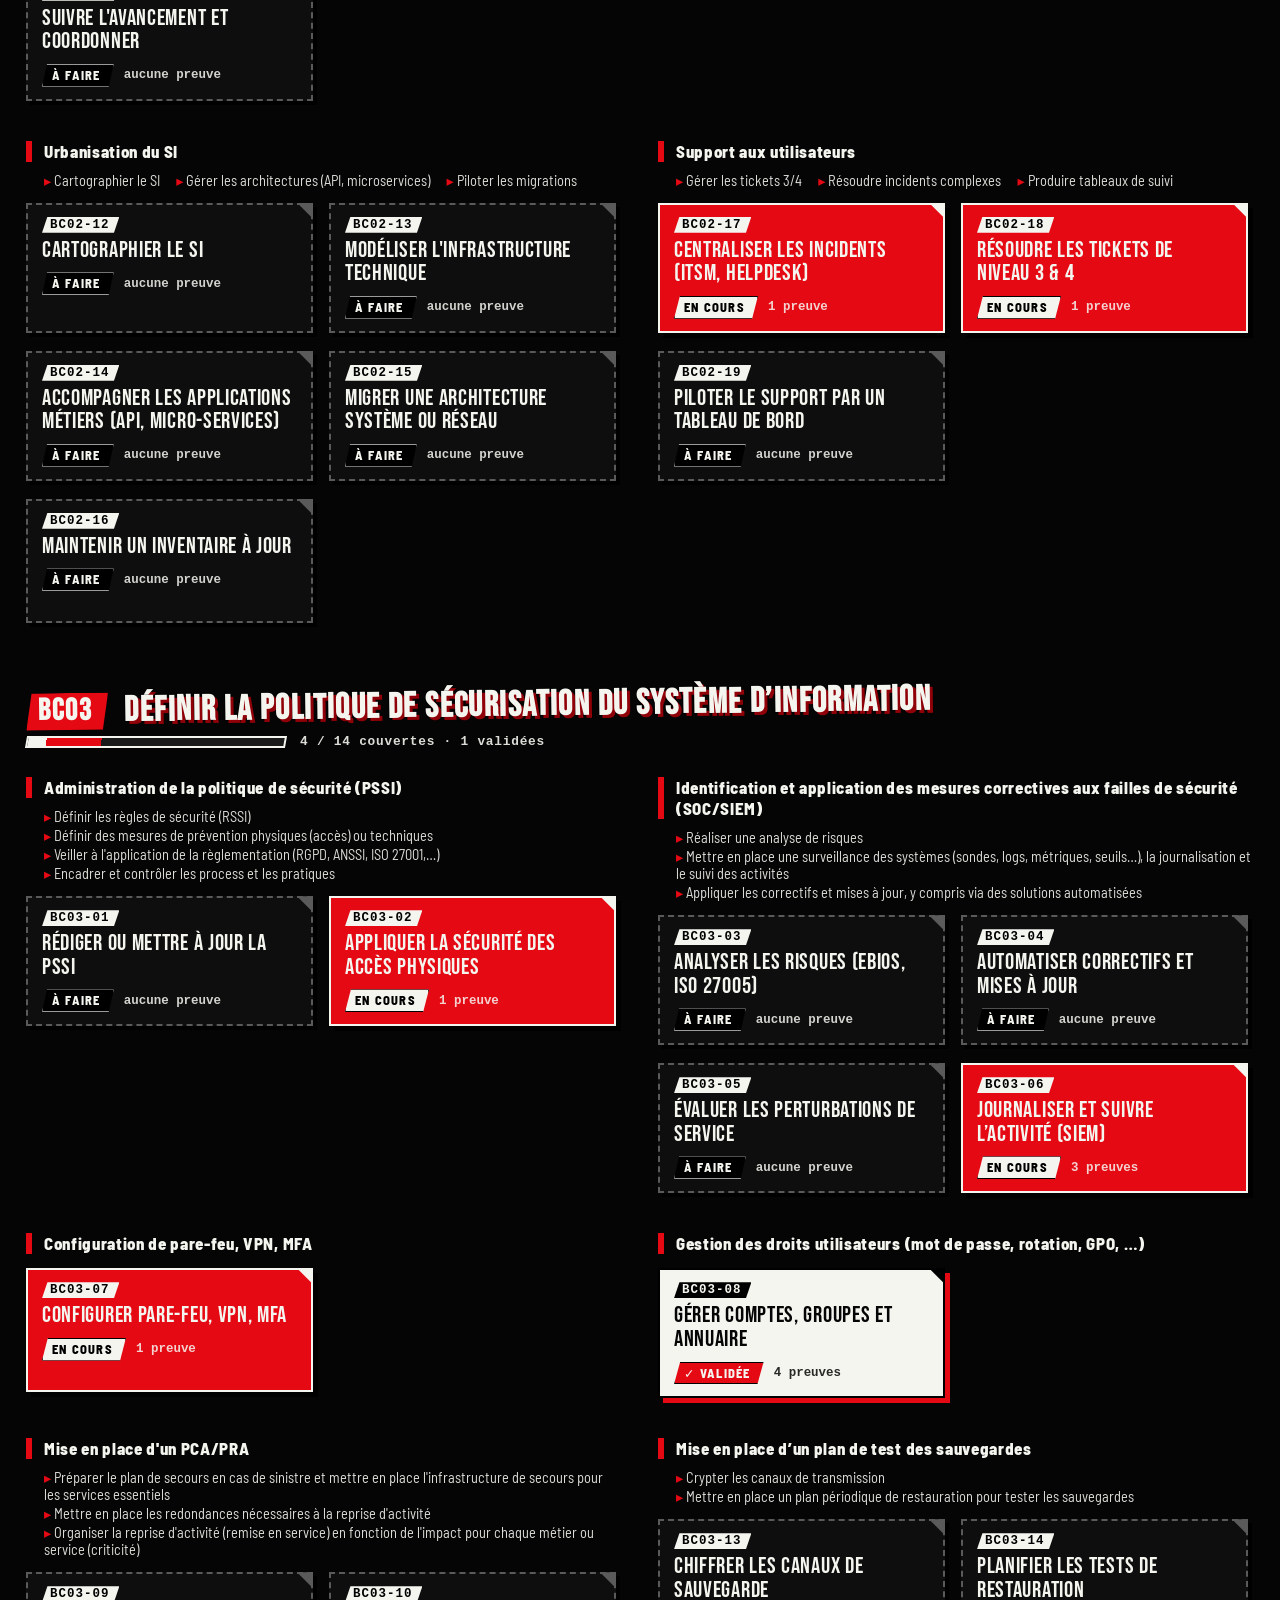
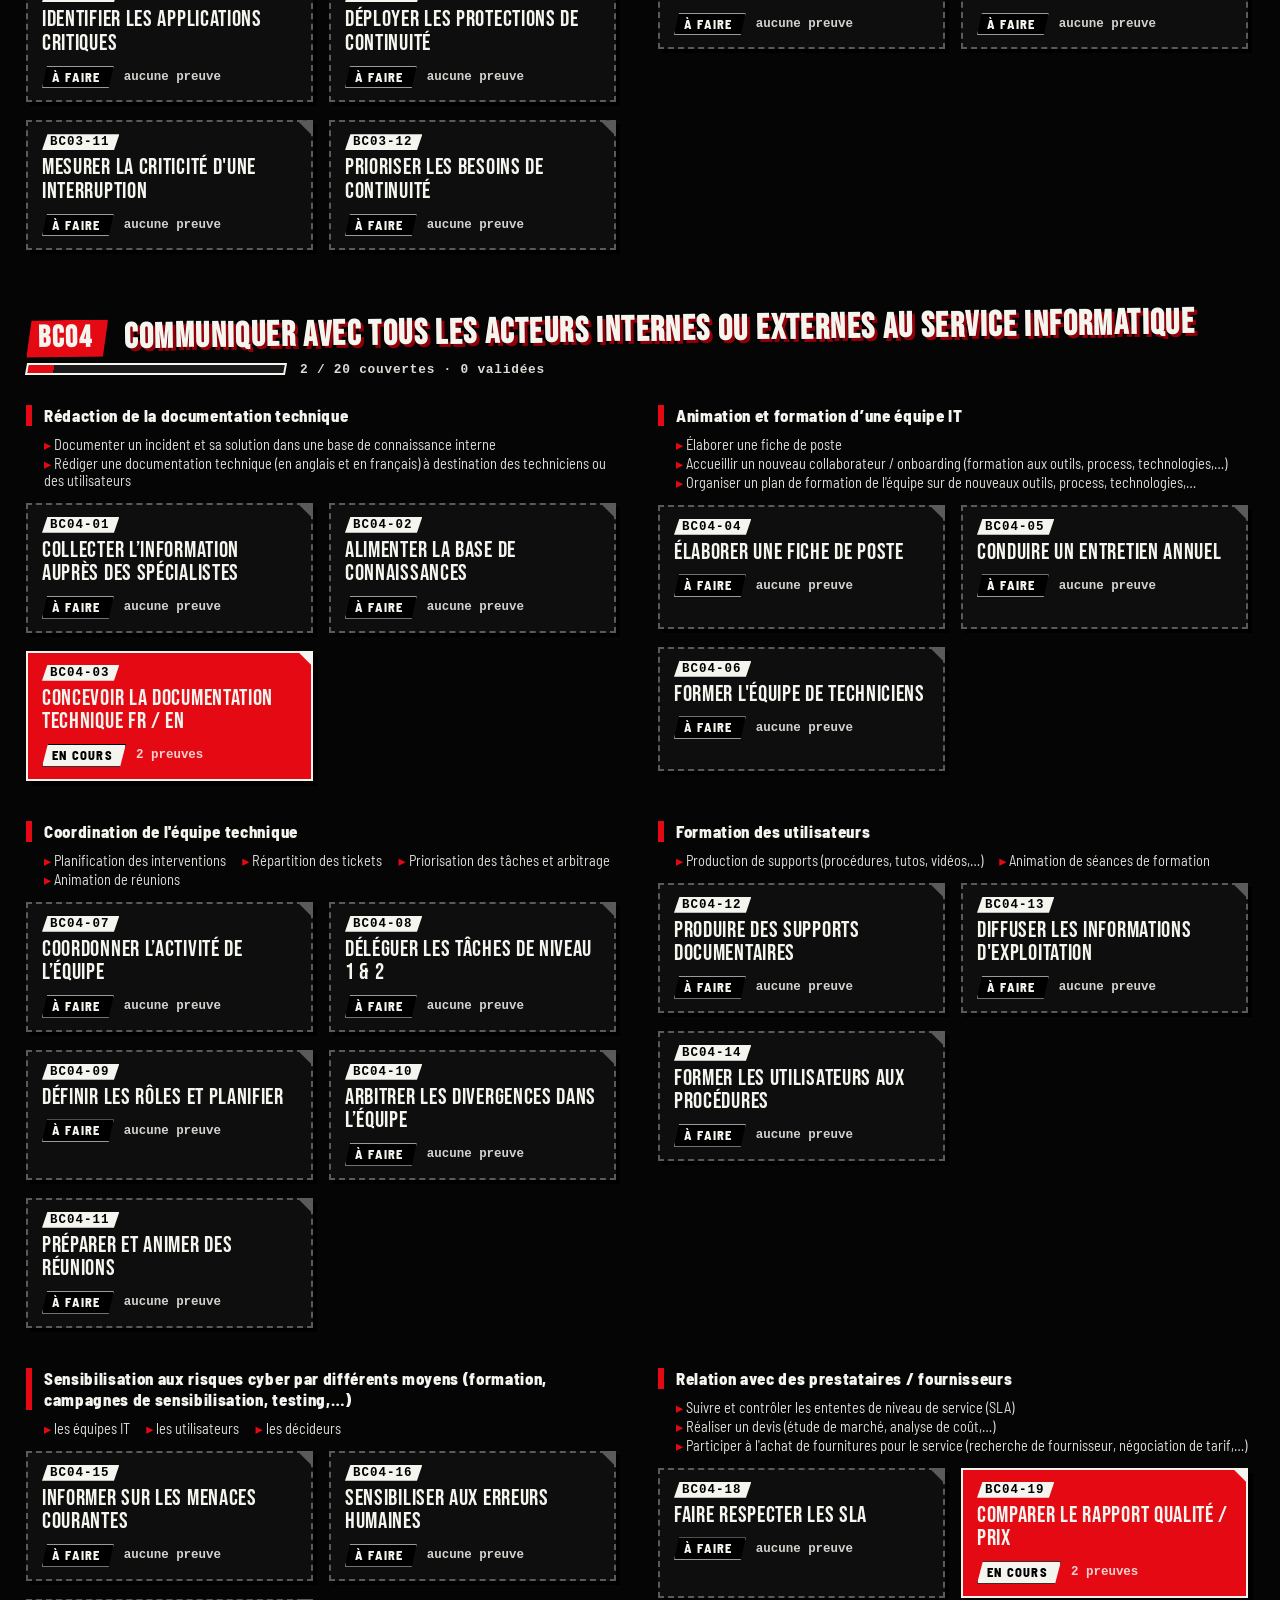
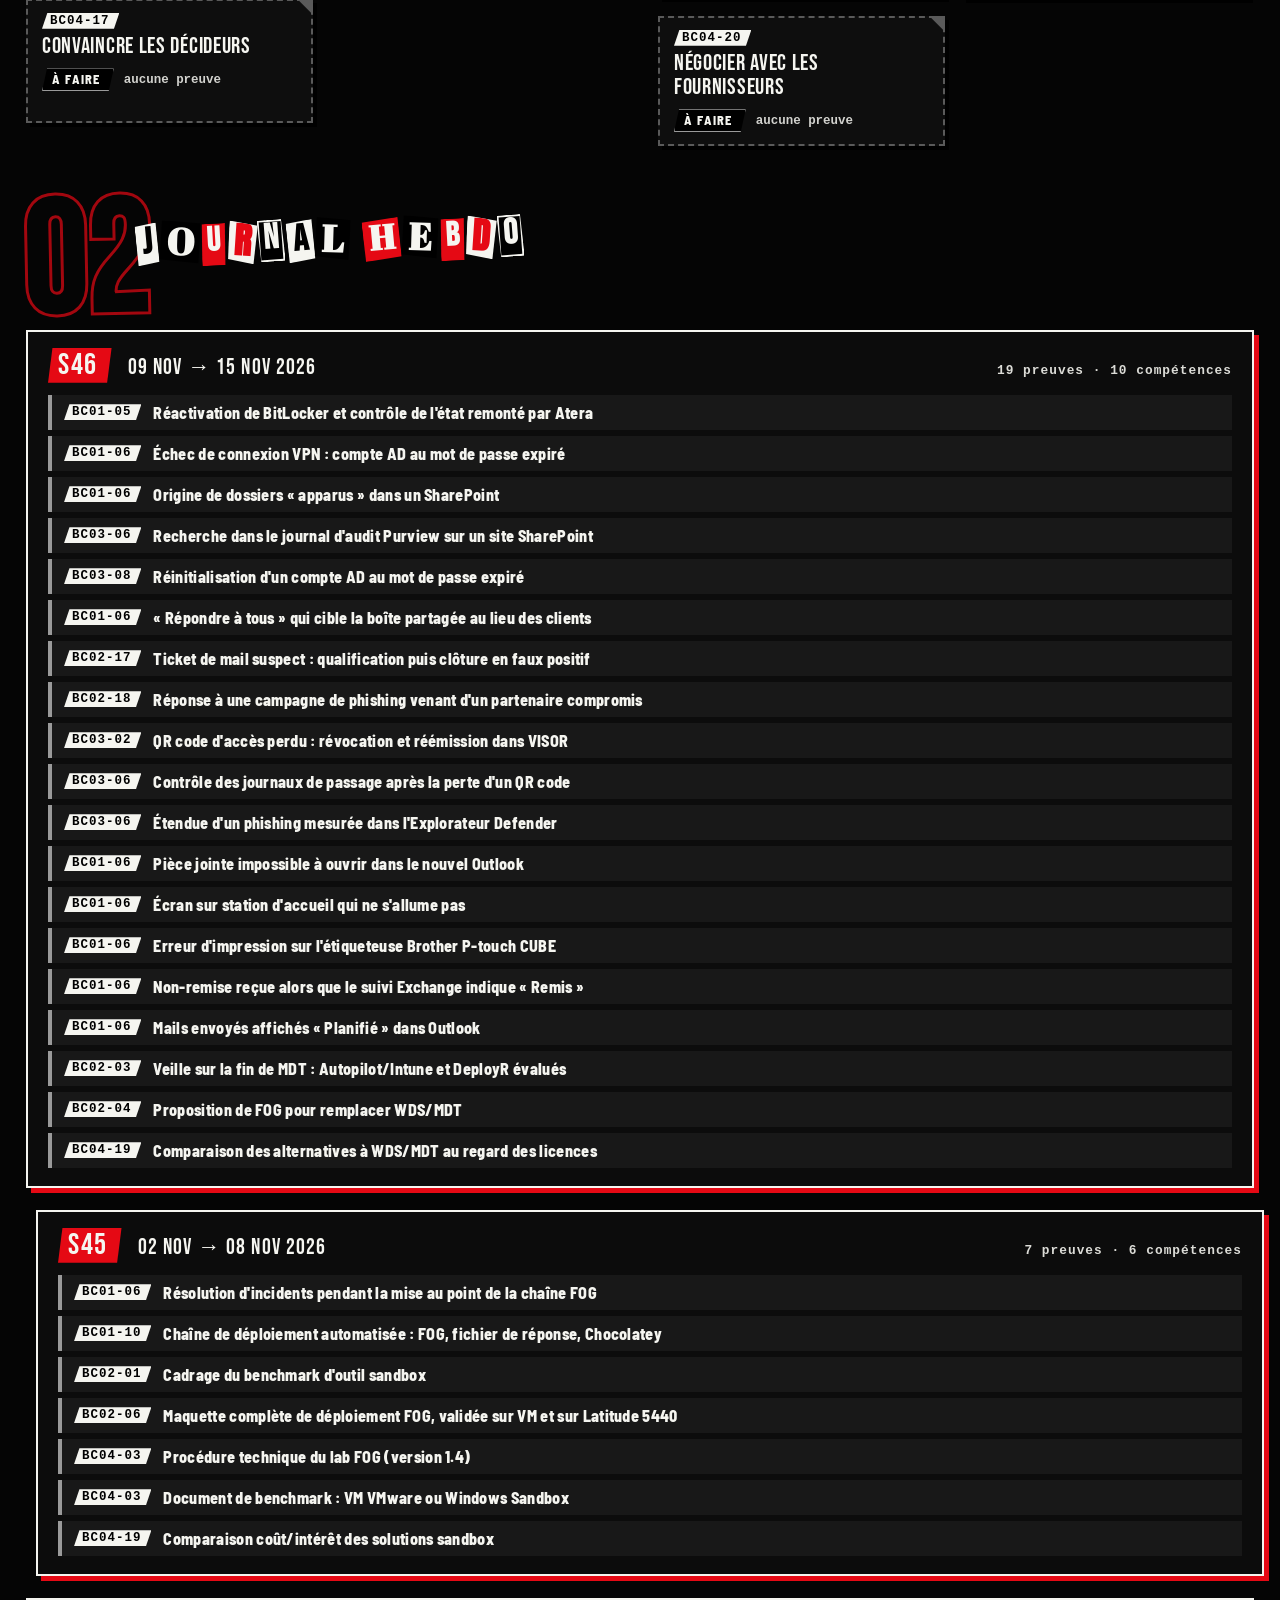
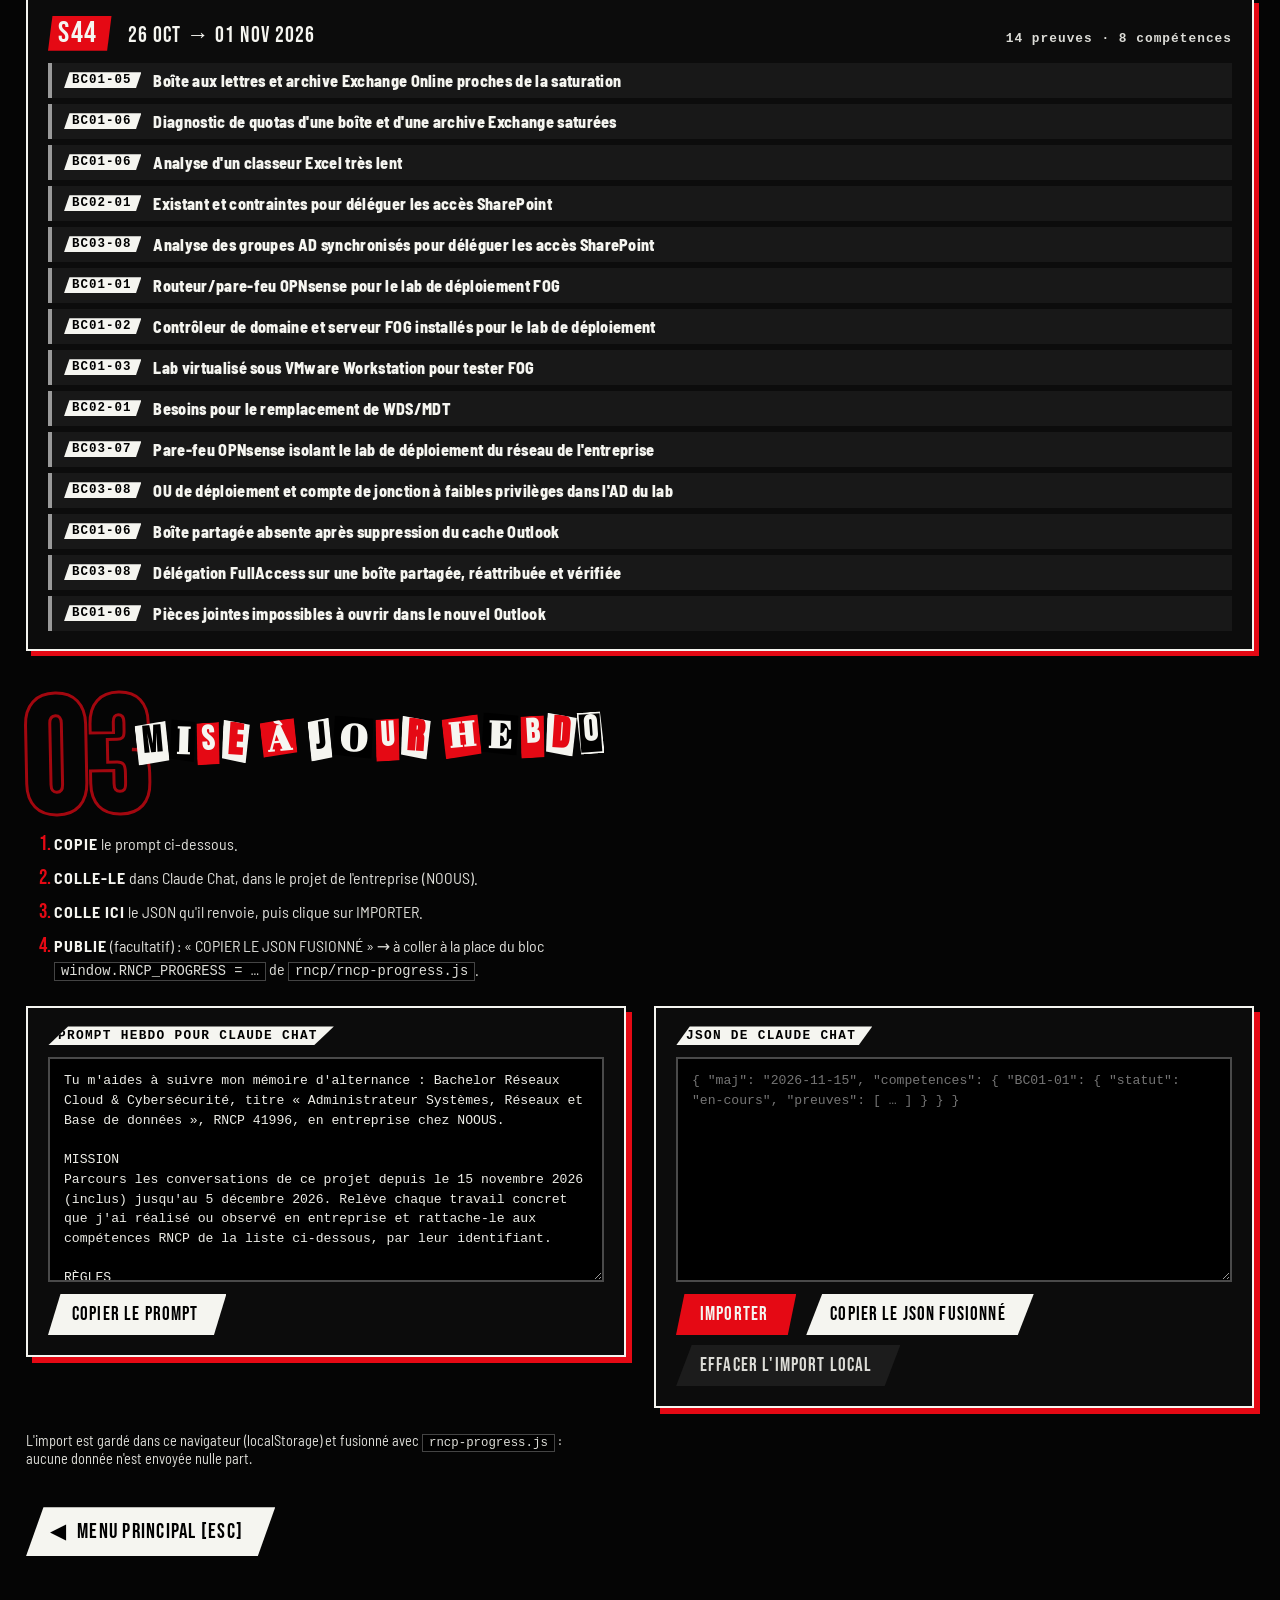
<file: rncp/index.html>
<!DOCTYPE html>
<html lang="fr">
<head>
    <meta charset="UTF-8">
    <meta name="viewport" content="width=device-width, initial-scale=1, viewport-fit=cover">
    <meta name="theme-color" content="#050505">
    <link rel="icon" type="image/svg+xml" href="../shared/icons/favicon.svg?v=20261116b">
    <link rel="icon" type="image/png" sizes="32x32" href="../shared/icons/favicon-32.png?v=20261116b">
    <link rel="apple-touch-icon" href="../shared/icons/apple-touch-icon.png?v=20261116b">
    <title>Salary Pulse — Grille RNCP</title>
    <link rel="preconnect" href="https://fonts.googleapis.com">
    <link rel="preconnect" href="https://fonts.gstatic.com" crossorigin>
    <link href="https://fonts.googleapis.com/css2?family=Abril+Fatface&family=Anton&family=Barlow+Semi+Condensed:wght@600;800&family=Bebas+Neue&display=swap" rel="stylesheet">
    <link rel="stylesheet" href="../shared/shared.css?v=20261116b">
    <link rel="stylesheet" href="rncp.css?v=20261116b">
</head>
<body data-sp-page="rncp" data-sp-hud="auto">
    <div class="sp-app-container" id="rnApp">
        <header class="sp-header" data-sp-header="module"></header>

        <main class="rn-main">
            <!-- Titre -->
            <div class="rn-intro">
                <p class="rn-kicker">RNCP 41996 · NIVEAU 6 · ASRS</p>
                <h1 class="rn-title" data-ransom>GRILLE RNCP</h1>
                <p class="rn-lead">Les 63 compétences du titre, pour le mémoire de fin d'alternance : ce qui reste à faire, ce qui a été fait. Clique sur une compétence pour voir les preuves rattachées.</p>
            </div>

            <!-- Avancement global -->
            <section class="rn-summary" aria-label="Avancement global">
                <div class="rn-bars">
                    <div class="sp-hp sp-hp--red" id="rnBarCovered">
                        <span class="hp-label">COMPÉTENCES <em>COUVERTES</em></span>
                        <div class="hp-track"><div class="hp-fill"></div><div class="hp-ticks" aria-hidden="true"></div></div>
                        <span class="hp-value"><b data-bar-pct>0 %</b><i data-bar-count>0 / 63</i></span>
                    </div>
                    <div class="sp-hp sp-hp--white" id="rnBarValidated">
                        <span class="hp-label">COMPÉTENCES <em>VALIDÉES</em></span>
                        <div class="hp-track"><div class="hp-fill"></div><div class="hp-ticks" aria-hidden="true"></div></div>
                        <span class="hp-value"><b data-bar-pct>0 %</b><i data-bar-count>0 / 63</i></span>
                    </div>
                </div>

                <dl class="rn-stats">
                    <div class="rn-stat rn-stat--todo"><dt>À FAIRE</dt><dd id="rnCountTodo">0</dd></div>
                    <div class="rn-stat rn-stat--doing"><dt>EN COURS</dt><dd id="rnCountDoing">0</dd></div>
                    <div class="rn-stat rn-stat--done"><dt>VALIDÉES</dt><dd id="rnCountDone">0</dd></div>
                </dl>

                <div class="rn-facts">
                    <p class="rn-fact" id="rnFactUpdate" data-late="false"><span class="rn-fact-tag">DERNIÈRE MISE À JOUR</span><b id="rnUpdateText">—</b><span id="rnUpdateSub">—</span></p>
                    <p class="rn-fact"><span class="rn-fact-tag">FIN D'ALTERNANCE</span><b id="rnEndText">—</b><span id="rnEndSub">—</span></p>
                </div>
            </section>

            <!-- Filtres -->
            <section class="rn-toolbar" aria-label="Filtres de la grille">
                <div class="rn-filter" role="group" aria-label="Filtrer par statut" id="rnStatusFilter">
                    <button type="button" class="rn-chip is-active" data-status="all" aria-pressed="true">TOUTES</button>
                    <button type="button" class="rn-chip" data-status="a-faire" aria-pressed="false">À FAIRE</button>
                    <button type="button" class="rn-chip" data-status="en-cours" aria-pressed="false">EN COURS</button>
                    <button type="button" class="rn-chip" data-status="validee" aria-pressed="false">VALIDÉES</button>
                </div>
                <div class="rn-filter" role="group" aria-label="Filtrer par bloc de compétences" id="rnBlocFilter"></div>
                <label class="rn-search">
                    <span class="sp-sr-only">Rechercher une compétence</span>
                    <input type="search" id="rnSearch" placeholder="RECHERCHER (ex. VPN, sauvegarde, PSSI…)" autocomplete="off" spellcheck="false">
                </label>
                <p class="rn-result" id="rnResult" role="status" aria-live="polite"></p>
            </section>

            <!-- Grille -->
            <div class="rn-board" id="rnBoard"></div>

            <!-- Journal hebdomadaire -->
            <section class="rn-section" id="rnJournalSection" aria-labelledby="rnJournalTitle">
                <h2 class="rn-h2" id="rnJournalTitle"><span class="sec-num" aria-hidden="true">02</span><span data-ransom>JOURNAL HEBDO</span></h2>
                <ol class="rn-weeks" id="rnWeeks"></ol>
            </section>

            <!-- Mise à jour hebdomadaire -->
            <section class="rn-section" id="rnUpdateSection" aria-labelledby="rnUpdateTitle">
                <h2 class="rn-h2" id="rnUpdateTitle"><span class="sec-num" aria-hidden="true">03</span><span data-ransom>MISE À JOUR HEBDO</span></h2>

                <ol class="rn-steps">
                    <li><b>COPIE</b> le prompt ci-dessous.</li>
                    <li><b>COLLE-LE</b> dans Claude Chat, dans le projet de l'entreprise (NOOUS).</li>
                    <li><b>COLLE ICI</b> le JSON qu'il renvoie, puis clique sur IMPORTER.</li>
                    <li><b>PUBLIE</b> (facultatif) : « COPIER LE JSON FUSIONNÉ » → à coller à la place du bloc <code>window.RNCP_PROGRESS = …</code> de <code>rncp/rncp-progress.js</code>.</li>
                </ol>

                <div class="rn-update-grid">
                    <div class="rn-box">
                        <label class="rn-box-title" for="rnPrompt">PROMPT HEBDO POUR CLAUDE CHAT</label>
                        <textarea id="rnPrompt" class="rn-textarea" rows="10" readonly></textarea>
                        <div class="rn-actions"><button type="button" class="rn-btn" id="rnCopyPrompt">COPIER LE PROMPT</button></div>
                    </div>
                    <div class="rn-box">
                        <label class="rn-box-title" for="rnImport">JSON DE CLAUDE CHAT</label>
                        <textarea id="rnImport" class="rn-textarea" rows="10" placeholder='{ "maj": "2026-11-15", "competences": { "BC01-01": { "statut": "en-cours", "preuves": [ … ] } } }' spellcheck="false"></textarea>
                        <div class="rn-actions">
                            <button type="button" class="rn-btn rn-btn--red" id="rnImportBtn">IMPORTER</button>
                            <button type="button" class="rn-btn" id="rnExportBtn">COPIER LE JSON FUSIONNÉ</button>
                            <button type="button" class="rn-btn rn-btn--ghost" id="rnResetBtn">EFFACER L'IMPORT LOCAL</button>
                        </div>
                        <p class="rn-msg" id="rnMsg" role="status" aria-live="polite"></p>
                    </div>
                </div>
                <p class="rn-note">L'import est gardé dans ce navigateur (localStorage) et fusionné avec <code>rncp-progress.js</code> : aucune donnée n'est envoyée nulle part.</p>
            </section>

            <p class="rn-back"><a href="../main-menu/" class="sp-back-link" data-sp-back><span aria-hidden="true">◀</span> MENU PRINCIPAL [ESC]</a></p>
        </main>
    </div>

    <!-- Fiche d'une compétence -->
    <div class="rn-backdrop" id="rnBackdrop" hidden></div>
    <aside class="rn-panel" id="rnPanel" role="dialog" aria-modal="true" aria-labelledby="rnPanelTitle" tabindex="-1" hidden>
        <button type="button" class="rn-panel-close" id="rnPanelClose" aria-label="Fermer la fiche"><span aria-hidden="true">✕</span> FERMER <kbd>ESC</kbd></button>
        <div class="rn-panel-body" id="rnPanelBody"></div>
    </aside>

    <script src="../shared/scheduleConfig.js?v=20261116b" defer></script>
    <script src="../shared/schedule-engine.js?v=20261116b" defer></script>
    <script src="../shared/shared.js?v=20261116b" defer></script>
    <script src="rncp-data.js?v=20261116b" defer></script>
    <script src="rncp-progress.js?v=20261116b" defer></script>
    <script src="rncp-ui.js?v=20261116b" defer></script>
</body>
</html>
</file>
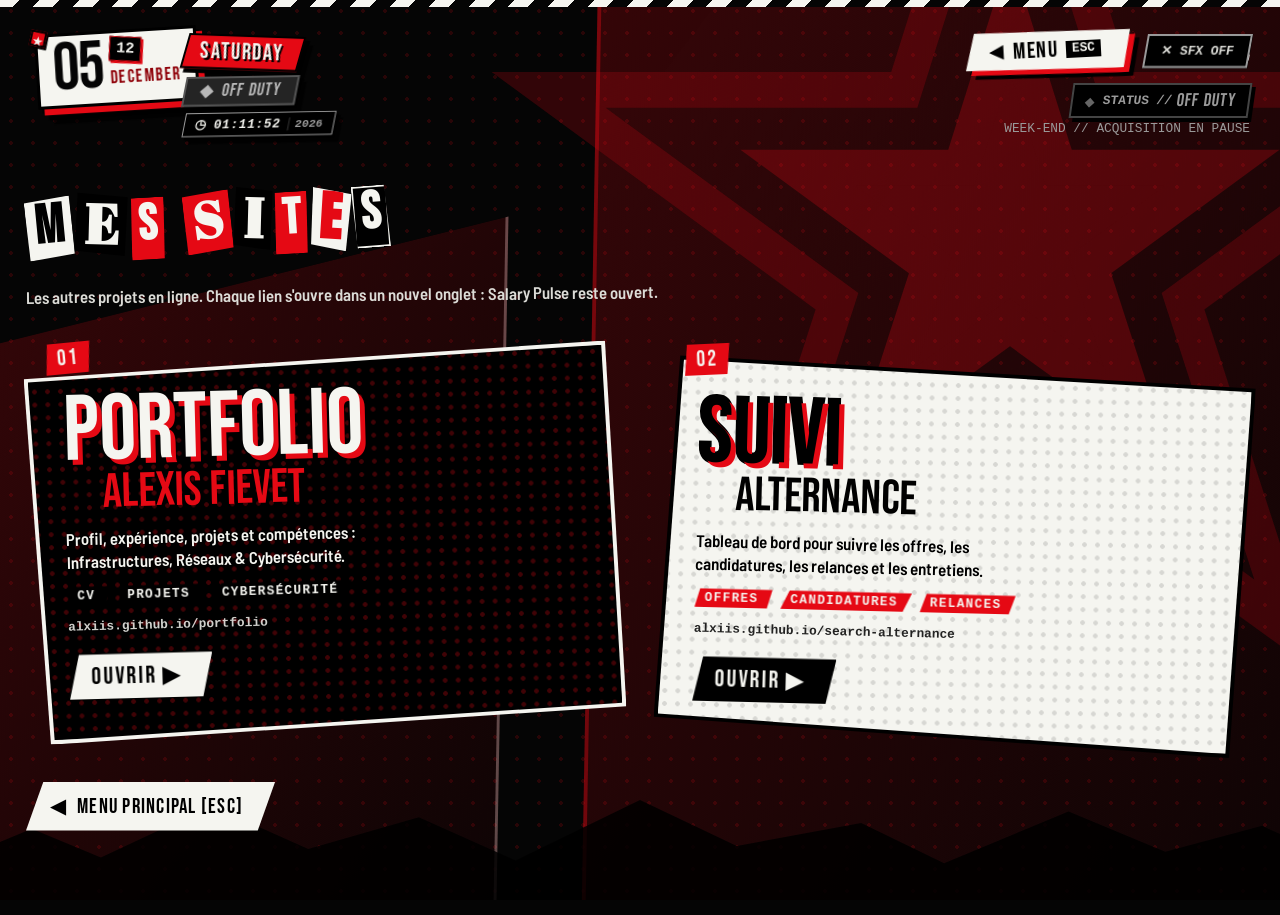
<file: sites/index.html>
<!DOCTYPE html>
<html lang="fr">
<head>
    <meta charset="UTF-8">
    <meta name="viewport" content="width=device-width, initial-scale=1, viewport-fit=cover">
    <meta name="theme-color" content="#050505">
    <link rel="icon" type="image/svg+xml" href="../shared/icons/favicon.svg?v=20261116b">
    <link rel="icon" type="image/png" sizes="32x32" href="../shared/icons/favicon-32.png?v=20261116b">
    <link rel="apple-touch-icon" href="../shared/icons/apple-touch-icon.png?v=20261116b">
    <title>Salary Pulse — Mes sites</title>
    <link rel="preconnect" href="https://fonts.googleapis.com">
    <link rel="preconnect" href="https://fonts.gstatic.com" crossorigin>
    <link href="https://fonts.googleapis.com/css2?family=Abril+Fatface&family=Anton&family=Barlow+Semi+Condensed:wght@600;800&family=Bebas+Neue&display=swap" rel="stylesheet">
    <link rel="stylesheet" href="../shared/shared.css?v=20261116b">
    <link rel="stylesheet" href="sites.css?v=20261116b">
</head>
<body data-sp-page="sites" data-sp-hud="auto">
    <div class="sp-app-container">
        <header class="sp-header" data-sp-header="module"></header>

        <main class="sites-main">
            <h1 class="sites-title" data-ransom>MES SITES</h1>
            <p class="sites-lead">Les autres projets en ligne. Chaque lien s'ouvre dans un nouvel onglet : Salary Pulse reste ouvert.</p>

            <div class="sites-list" id="sitesList"></div>

            <noscript>
                <p><a href="https://alxiis.github.io/portfolio/">Portfolio</a> · <a href="https://alxiis.github.io/search-alternance/">Suivi Alternance</a></p>
            </noscript>

            <p class="sites-back"><a href="../main-menu/" class="sp-back-link" data-sp-back><span aria-hidden="true">◀</span> MENU PRINCIPAL [ESC]</a></p>
        </main>
    </div>

    <script src="../shared/scheduleConfig.js?v=20261116b" defer></script>
    <script src="../shared/schedule-engine.js?v=20261116b" defer></script>
    <script src="../shared/shared.js?v=20261116b" defer></script>
    <script src="sites-config.js?v=20261116b" defer></script>
    <script src="sites-ui.js?v=20261116b" defer></script>
</body>
</html>
</file>
<file: shared/shared.css>
/* ==========================================================================
   SALARY PULSE // DESIGN SYSTEM
   Grammaire : noir + rouge + blanc · collage · diagonales · hard shadows
   Fichier partagé par tous les modules (menu, dashboard, calendrier, GTA 6, sites, grille RNCP).

   1. Tokens   2. Base   3. Fond   4. HUD / header   5. Boutons   6. Transition
   7. Briques P5 (dalles, lettres, glitch)   8. Barres HP   9. Responsive & accessibilité
   ========================================================================== */

/* 1. TOKENS ================================================================ */
:root {
    /* Couleurs */
    --sp-black: #050505;
    --sp-dark: #0f0f0f;
    --sp-card-bg: #141414;
    --sp-dark-gray: #242424;
    --sp-gray: #9a9a9a;
    --sp-offwhite: #dcdcd7;
    --sp-white: #f5f5f0;
    --sp-red: #e50914;
    --sp-red-dark: #8f0008;
    --sp-red-glow: rgba(229, 9, 20, 0.45);

    /* Typographies */
    --font-display: 'Bebas Neue', 'Oswald', 'Impact', 'Arial Narrow', sans-serif;
    --font-body: 'Barlow Semi Condensed', 'Arial Narrow', system-ui, sans-serif;
    --font-mono: ui-monospace, 'Cascadia Mono', Consolas, 'SFMono-Regular', monospace;

    /* Espacements */
    --sp-s2: 8px;
    --sp-s3: 12px;
    --sp-s4: 16px;
    --sp-s5: 24px;
    --sp-s6: 32px;

    /* Taille minimale du texte secondaire (mono, étiquettes) : lisible sur mobile */
    --fs-micro: 0.8rem;

    /* Bordures & angles */
    --sp-bw: 3px;
    --sp-skew: -10deg;

    /* Ombres dures : black = sticker, red = carte, combo = monument */
    --sp-shadow-black: 4px 4px 0 #000;
    --sp-shadow-red: 5px 5px 0 var(--sp-red);
    --sp-shadow-combo: 6px 6px 0 var(--sp-red), 12px 12px 0 #000;

    /* Découpes (clip-path) : aucune forme n'est un rectangle */
    --clip-para: polygon(7% 0, 100% 0, 93% 100%, 0 100%);
    --clip-para-r: polygon(0 0, 93% 0, 100% 100%, 7% 100%);
    --clip-bevel: polygon(0 14%, 3% 0, 97% 0, 100% 16%, 100% 86%, 97% 100%, 4% 100%, 0 84%);
    --clip-slab-a: polygon(0 6%, 98% 0, 100% 94%, 3% 100%);
    --clip-slab-b: polygon(3% 0, 100% 5%, 97% 100%, 0 93%);
    --clip-slab-c: polygon(0 0, 100% 8%, 94% 100%, 4% 92%);
    --clip-torn: polygon(0 0, 100% 0, 100% 84%, 96% 92%, 91% 82%, 86% 95%, 80% 84%, 74% 97%, 68% 86%, 61% 98%, 55% 87%, 48% 99%, 41% 88%, 34% 97%, 27% 86%, 20% 96%, 13% 85%, 7% 94%, 0 86%);

    /* Mouvement */
    --sp-ease-snap: cubic-bezier(0.2, 0.9, 0.3, 1.25);
    --sp-ease-out: cubic-bezier(0.16, 1, 0.3, 1);
    --sp-ease-slash: cubic-bezier(0.77, 0, 0.175, 1);
    --sp-t-fast: 120ms;
    --sp-t-med: 240ms;
    --sp-t-slow: 480ms;
    --sp-snap: var(--sp-t-med) var(--sp-ease-snap);

    /* Couches */
    --z-bg: 0;
    --z-app: 1;
    --z-wipe: 10000;
}

/* 2. BASE ================================================================== */
*, *::before, *::after {
    box-sizing: border-box;
    margin: 0;
    padding: 0;
    -webkit-font-smoothing: antialiased;
}

html { scroll-behavior: smooth; }

body {
    background: var(--sp-black);
    color: var(--sp-white);
    font-family: var(--font-body);
    min-height: 100vh;
    min-height: 100dvh;
    overflow-x: hidden;
    position: relative;
}

button { font: inherit; color: inherit; cursor: pointer; }
a { color: inherit; }

:focus-visible {
    outline: 3px solid var(--sp-white);
    outline-offset: 3px;
}

.sp-sr-only {
    position: absolute;
    width: 1px;
    height: 1px;
    overflow: hidden;
    clip: rect(0 0 0 0);
    white-space: nowrap;
}

.sp-skip {
    position: fixed;
    top: -60px;
    left: 8px;
    z-index: calc(var(--z-wipe) + 1);
    background: var(--sp-white);
    color: #000;
    padding: 8px 14px;
    font-family: var(--font-display);
    font-size: 1.2rem;
    text-decoration: none;
    transition: top var(--sp-t-fast);
}
.sp-skip:focus { top: 8px; }

/* 3. FOND (couches légères, aucune boucle DOM) ============================= */
.sp-bg-overlay {
    position: fixed;
    inset: 0;
    z-index: var(--z-bg);
    pointer-events: none;
    overflow: hidden;
}

.sp-halftone {
    position: absolute;
    inset: 0;
    background-image: radial-gradient(circle, rgba(229, 9, 20, 0.16) 1.8px, transparent 1.9px);
    background-size: 22px 22px;
}

.sp-action-slash {
    position: absolute;
    background: linear-gradient(135deg, rgba(229, 9, 20, 0.22), rgba(143, 0, 8, 0.05));
    transform: rotate(-14deg) skewX(-15deg);
}
.sp-action-slash.slash-1 {
    top: -15%;
    right: -10%;
    width: 65vw;
    height: 125vh;
    border-left: 4px solid rgba(229, 9, 20, 0.45);
}
.sp-action-slash.slash-2 {
    bottom: -20%;
    left: -15%;
    width: 55vw;
    height: 85vh;
    border-right: 3px solid rgba(245, 245, 240, 0.28);
}

.sp-stripe-band {
    position: absolute;
    inset: 0 0 auto;
    height: 7px;
    background: repeating-linear-gradient(-45deg, var(--sp-white) 0 14px, var(--sp-black) 14px 28px);
    z-index: 2;
}

/* Étoiles concentriques : grande étoile qui tourne très lentement dans le coin haut-droit */
.sp-bg-star {
    --star: polygon(50% 0%, 61% 35%, 98% 35%, 68% 57%, 79% 91%, 50% 70%, 21% 91%, 32% 57%, 2% 35%, 39% 35%);
    position: absolute;
    top: -34vmin;
    right: -30vmin;
    width: 120vmin;
    height: 120vmin;
    background: rgba(229, 9, 20, 0.2);
    clip-path: var(--star);
    animation: spStarTurn 140s linear infinite;
}
.sp-bg-star::before,
.sp-bg-star::after { content: ''; position: absolute; clip-path: var(--star); }
.sp-bg-star::before { inset: 11%; background: var(--sp-black); }
.sp-bg-star::after { inset: 24%; background: rgba(229, 9, 20, 0.26); }
.sp-bg-star i { position: absolute; inset: 35%; background: var(--sp-black); clip-path: var(--star); }
@keyframes spStarTurn { to { transform: rotate(360deg); } }

/* Éclat noir déchiré en bas de page */
.sp-bg-shard {
    position: absolute;
    left: -4vw;
    right: -4vw;
    bottom: -2vh;
    height: 16vh;
    background: #000;
    clip-path: polygon(0 62%, 6% 38%, 11% 58%, 19% 22%, 26% 52%, 34% 30%, 41% 60%, 50% 18%, 57% 50%, 66% 34%, 72% 62%, 81% 26%, 88% 54%, 95% 36%, 100% 58%, 100% 100%, 0 100%);
    opacity: 0.85;
}

/* 4. HUD & HEADER ========================================================== */
.sp-app-container {
    position: relative;
    z-index: var(--z-app);
    width: 100%;
    max-width: 1260px;
    margin: 0 auto;
    padding: var(--sp-s5) var(--sp-s4) 60px;
    overflow-x: clip; /* ombres dures et éléments inclinés ne créent jamais de scroll horizontal */
    display: flex;
    flex-direction: column;
    gap: 28px;
}

.sp-header {
    display: flex;
    align-items: flex-start;
    justify-content: space-between;
    flex-wrap: wrap;
    gap: var(--sp-s4) var(--sp-s5);
    padding: 6px 4px 0 10px;
    position: relative;
    z-index: 5;
}

.sp-header-right-group {
    display: grid;
    grid-template-columns: auto auto;
    justify-content: end;
    justify-items: end;
    align-items: center;
    gap: 12px 14px;
}
.sp-header-right-group .hud-status-wrapper { grid-column: 1 / -1; grid-row: 2; }

/* Statut de travail */
.hud-status-wrapper { display: flex; flex-direction: column; align-items: flex-end; gap: 3px; }
.sp-status-badge {
    display: inline-flex;
    align-items: center;
    gap: var(--sp-s2);
    padding: 4px 12px;
    background: #000;
    border: 2px solid var(--sp-gray);
    box-shadow: var(--sp-shadow-black);
    transform: skewX(-8deg);
}
.sp-status-radar { font-size: 0.8rem; animation: spRadarPulse 1s infinite alternate; }
.sp-status-text-block { display: flex; align-items: center; gap: 5px; }
.status-prefix { font-family: var(--font-mono); font-size: var(--fs-micro); color: var(--sp-gray); font-weight: 700; }
.status-main { font-family: var(--font-display); font-size: 1.15rem; letter-spacing: 0.06em; }
.hud-status-caption { font-size: var(--fs-micro); color: var(--sp-gray); font-family: var(--font-mono); }

.sp-status-badge.status-working { border-color: var(--sp-red); box-shadow: 3px 3px 0 var(--sp-red); }
.sp-status-badge.status-working .sp-status-radar { color: var(--sp-white); }
.sp-status-badge.status-break { border-color: var(--sp-white); color: var(--sp-white); }
.sp-status-badge.status-break .sp-status-radar { color: var(--sp-red); }
.sp-status-badge.status-complete { border-color: var(--sp-white); color: var(--sp-white); }
.sp-status-badge.status-complete .sp-status-radar { color: var(--sp-white); }
.sp-status-badge.status-offduty { border-color: #444; color: #999; }
.sp-status-badge.status-offduty .sp-status-radar { color: #666; }

@keyframes spRadarPulse {
    from { opacity: 0.3; transform: scale(0.8); }
    to { opacity: 1; transform: scale(1.2); }
}

/* Sticker date HUD — dimensionné en em : `font-size` du parent le met à l'échelle */
.sp-date-hud-sticker {
    --hud-fs: 16px;
    font-size: var(--hud-fs);
    display: flex;
    align-items: flex-start;
    position: relative;
    z-index: 10;
    filter: drop-shadow(0.25em 0.25em 0 rgba(0, 0, 0, 0.7));
}

.hud-sticker-daybox {
    position: relative;
    z-index: 2;
    background: var(--sp-white);
    color: #050505;
    border: 0.22em solid #000;
    padding: 0.4em 0.9em 0.5em;
    box-shadow: 0.38em 0.38em 0 var(--sp-red), 0.7em 0.7em 0 #000;
    transform: rotate(-3.5deg);
    animation: spStickerDrop 0.45s var(--sp-ease-out) both;
}

.sticker-pin {
    position: absolute;
    top: -0.55em;
    left: -0.55em;
    width: 1.25em;
    height: 1.25em;
    display: grid;
    place-items: center;
    background: var(--sp-red);
    color: var(--sp-white);
    font-size: 0.8em;
    border: 2px solid #000;
    box-shadow: 2px 2px 0 #000;
    transform: rotate(15deg);
}

.sticker-num-row { display: flex; align-items: flex-start; gap: 0.4em; }
.sticker-big-day {
    font-family: var(--font-display);
    font-size: 4.2em;
    line-height: 0.82;
    letter-spacing: -0.03em;
    font-variant-numeric: tabular-nums;
}
.sticker-month-tag {
    display: inline-block;
    background: #000;
    color: var(--sp-white);
    font-family: var(--font-mono);
    font-weight: 800;
    font-size: 0.95em;
    padding: 0.15em 0.4em;
    border: 1.5px solid var(--sp-red);
    box-shadow: 2px 2px 0 var(--sp-red);
    transform: rotate(6deg) translateY(-2px);
}
.sticker-month-name {
    font-family: var(--font-display);
    font-size: 1.15em;
    letter-spacing: 0.08em;
    color: var(--sp-red-dark);
    margin-top: 0.25em;
    line-height: 1;
}

.hud-sticker-slash-group {
    display: flex;
    flex-direction: column;
    align-items: flex-start;
    gap: 0.35em;
    margin: 0.3em 0 0 -0.9em;
    z-index: 3;
}

.sticker-weekday-banner {
    background: var(--sp-red);
    border: 0.17em solid #000;
    box-shadow: 0.27em 0.27em 0 #000;
    padding: 0.25em 1em 0.25em 0.9em;
    transform: skewX(-14deg) rotate(2deg);
    animation: spStickerSlash 0.48s var(--sp-ease-out) 0.08s both;
}
.weekday-text {
    display: inline-block;
    font-family: var(--font-display);
    font-size: 1.45em;
    letter-spacing: 0.08em;
    line-height: 1;
    text-shadow: 2px 2px 0 #000;
    transform: skewX(14deg);
}

.sticker-context-pill {
    display: inline-flex;
    align-items: center;
    gap: 0.4em;
    padding: 0.25em 0.8em;
    border: 2px solid #000;
    box-shadow: 3px 3px 0 #000;
    font-family: var(--font-display);
    font-size: 1.1em;
    letter-spacing: 0.06em;
    line-height: 1;
    transform: skewX(-12deg) rotate(-1deg);
    animation: spStickerPop 0.45s var(--sp-ease-out) 0.16s both;
}
.sticker-context-pill.context-afterwork { background: #000; color: var(--sp-white); border-color: var(--sp-white); box-shadow: 3px 3px 0 var(--sp-red); }
.sticker-context-pill.context-working { background: var(--sp-red); border-color: var(--sp-white); }
.sticker-context-pill.context-working .context-dot { color: var(--sp-white); }
.sticker-context-pill.context-break { background: var(--sp-white); color: #000; }
.sticker-context-pill.context-break .context-dot { color: var(--sp-red); }
.sticker-context-pill.context-offduty { background: var(--sp-dark-gray); color: #b8b8b8; border-color: #555; }

.sticker-time-tag {
    display: inline-flex;
    align-items: center;
    gap: 0.6em;
    background: #000;
    border: 1px solid var(--sp-gray);
    padding: 0.25em 0.8em;
    font-family: var(--font-mono);
    font-size: 0.8em;
    font-weight: 700;
    box-shadow: 3px 3px 0 #000;
    transform: skewX(var(--sp-skew));
    animation: spStickerPop 0.45s var(--sp-ease-out) 0.22s both;
}
.time-clock-icon, .time-clock-val { color: var(--sp-white); }
.time-clock-val { letter-spacing: 0.05em; font-variant-numeric: tabular-nums; }
.time-year-val { color: var(--sp-gray); font-size: 0.9em; border-left: 1px solid #333; padding-left: 0.5em; }

@keyframes spStickerDrop {
    from { opacity: 0; transform: translateY(-20px) rotate(-10deg) scale(0.9); }
    to { opacity: 1; transform: translateY(0) rotate(-3.5deg) scale(1); }
}
@keyframes spStickerSlash {
    from { opacity: 0; transform: translateX(-30px) skewX(-20deg) scale(0.9); }
    to { opacity: 1; transform: translateX(0) skewX(-14deg) rotate(2deg) scale(1); }
}
@keyframes spStickerPop {
    from { opacity: 0; transform: scale(0.6) skewX(-12deg); }
    to { opacity: 1; transform: scale(1) skewX(-12deg) rotate(-1deg); }
}

/* 5. BOUTONS GÉNÉRIQUES ==================================================== */
.sp-btn-back,
.sp-btn-audio-header {
    display: inline-flex;
    align-items: center;
    gap: var(--sp-s2);
    text-decoration: none;
    transition: transform var(--sp-snap), background-color var(--sp-t-fast), color var(--sp-t-fast);
}
.sp-btn-back {
    position: relative;
    isolation: isolate;
    padding: 9px 30px 9px 24px;
    color: #000;
    font-family: var(--font-display);
    font-size: 1.45rem;
    letter-spacing: 0.06em;
    line-height: 1;
    transform: rotate(-3deg);
    filter: drop-shadow(5px 5px 0 var(--sp-red)) drop-shadow(4px 4px 0 #000);
}
.sp-btn-back::before { content: ''; position: absolute; inset: 0; z-index: -1; background: var(--sp-white); clip-path: polygon(6% 0, 100% 8%, 95% 100%, 0 90%); transition: background-color var(--sp-t-fast); }
.sp-btn-back:hover { color: var(--sp-white); transform: rotate(-1deg) translate(-3px, -2px) scale(1.05); }
.sp-btn-back:hover::before { background: var(--sp-red); }
.sp-btn-back:active { transform: rotate(-3deg) translateY(2px); }
.sp-btn-back .back-arrow { font-size: 0.8em; }
.sp-btn-back .back-kbd {
    padding: 2px 6px;
    background: #000;
    color: var(--sp-white);
    font-family: var(--font-mono);
    font-size: var(--fs-micro);
    font-weight: 800;
    letter-spacing: 0;
}

.sp-btn-audio-header {
    padding: 7px 14px;
    background: #000;
    border: 2px solid var(--sp-gray);
    font-family: var(--font-mono);
    font-size: var(--fs-micro);
    font-weight: 700;
    color: var(--sp-offwhite);
    transform: skewX(var(--sp-skew));
}
.sp-btn-audio-header:hover { border-color: var(--sp-white); box-shadow: 3px 3px 0 var(--sp-red); transform: skewX(var(--sp-skew)) translateY(-2px); }
.sp-btn-audio-header[aria-pressed="true"] { background: var(--sp-red); color: #fff; border-color: var(--sp-white); box-shadow: 3px 3px 0 var(--sp-white); }

/* Lien « retour au menu » en bas de page (Mes sites, GTA 6, Grille RNCP) */
.sp-back-link {
    display: inline-flex;
    align-items: center;
    gap: 10px;
    padding: 12px 32px 12px 24px;
    background: var(--sp-white);
    color: #000;
    font-family: var(--font-display);
    font-size: 1.3rem;
    letter-spacing: 0.06em;
    text-decoration: none;
    clip-path: var(--clip-para);
    transition: background-color var(--sp-t-fast), color var(--sp-t-fast), transform var(--sp-snap);
}
.sp-back-link:hover { background: var(--sp-red); color: var(--sp-white); transform: translateY(-2px); }
.sp-back-link:focus-visible { clip-path: none; }

/* 6. TRANSITION « MODULE ACCESS » =========================================
   4 panneaux diagonaux (noir, blanc, rouge, jaune) qui balaient l'écran.
   .is-covering : entrée (≈320 ms) · .is-revealing : sortie sur la page suivante. */
.sp-transition-wipe {
    position: fixed;
    inset: 0;
    z-index: var(--z-wipe);
    pointer-events: none;
    overflow: hidden;
    visibility: hidden;
}
.sp-transition-wipe.is-covering,
.sp-transition-wipe.is-revealing { visibility: visible; }
.sp-transition-wipe.is-covering { pointer-events: all; }

.wipe-band {
    position: absolute;
    top: 0;
    left: -30vw;
    width: 160vw;
    height: 100%;
    transform: skewX(-22deg) translateX(-125%);
    will-change: transform;
}
.wipe-band.band-a { background: var(--sp-white); }
.wipe-band.band-white { background: var(--sp-white); }
.wipe-band.band-red {
    background: var(--sp-red);
    display: grid;
    place-items: center;
}
.wipe-band.band-black { background: #000; }

.is-covering .wipe-band,
.is-revealing .wipe-band { animation-fill-mode: forwards; animation-timing-function: var(--sp-ease-slash); }
.is-covering .wipe-band { animation-duration: 320ms; animation-name: spWipeIn; }
.is-covering .band-white { animation-delay: 30ms; }
.is-covering .band-black { animation-delay: 60ms; }
.is-covering .band-red { animation-delay: 90ms; }
.is-revealing .wipe-band { transform: skewX(-22deg) translateX(0); animation-duration: 380ms; animation-name: spWipeOut; }
.is-revealing .band-black { animation-delay: 30ms; }
.is-revealing .band-white { animation-delay: 60ms; }
.is-revealing .band-a { animation-delay: 90ms; }

.wipe-content {
    display: flex;
    flex-direction: column;
    align-items: center;
    gap: var(--sp-s2);
    transform: skewX(22deg) rotate(-3deg);
    text-align: center;
    padding: 0 var(--sp-s4);
}
.wipe-kicker {
    font-family: var(--font-mono);
    font-size: clamp(0.7rem, 2.2vw, 1rem);
    font-weight: 800;
    letter-spacing: 0.24em;
    color: var(--sp-white);
    background: #000;
    padding: 4px 12px;
}
.wipe-text {
    font-family: var(--font-display);
    font-size: clamp(3.2rem, 12vw, 8rem);
    line-height: 0.9;
    letter-spacing: 0.04em;
    -webkit-text-stroke: 3px #000;
    paint-order: stroke fill;
    text-shadow: 6px 6px 0 #000;
}
.wipe-pulse { width: min(60vw, 460px); height: auto; overflow: visible; }
.wipe-pulse path {
    fill: none;
    stroke: var(--sp-white);
    stroke-width: 5;
    stroke-linejoin: round;
    stroke-dasharray: 400;
    stroke-dashoffset: 400;
}
.is-covering .wipe-pulse path { animation: spPulseDraw 320ms var(--sp-ease-out) 120ms forwards; }
.is-revealing .wipe-pulse path { stroke-dashoffset: 0; }

@keyframes spWipeIn { to { transform: skewX(-22deg) translateX(0); } }
@keyframes spWipeOut { to { transform: skewX(-22deg) translateX(125%); } }
@keyframes spPulseDraw { to { stroke-dashoffset: 0; } }

/* 7. BRIQUES P5 : dalles découpées, lettres « anonymes », glitch =============
   .sp-slab : ombre dure (drop-shadow sur l'union forme + contenu, donc compatible
   clip-path), liseré clair (::after) et face (::before, trame optionnelle).
   Variables : --slab-bg  --slab-edge  --slab-dot  --slab-clip  --slab-shadow */
.sp-slab {
    position: relative;
    isolation: isolate;
    filter: drop-shadow(var(--slab-shadow, 7px 7px 0 #000));
}
.sp-slab::before,
.sp-slab::after { content: ''; position: absolute; clip-path: var(--slab-clip, var(--clip-slab-a)); }
.sp-slab::before {
    inset: 0;
    z-index: -1;
    background-color: var(--slab-bg, #000);
    background-image: radial-gradient(circle, var(--slab-dot, transparent) 1.8px, transparent 2.5px);
    background-size: 12px 12px;
}
.sp-slab::after { inset: -4px; z-index: -2; background: var(--slab-edge, var(--sp-white)); }
.sp-slab--red { --slab-bg: var(--sp-red); --slab-dot: rgba(0, 0, 0, 0.3); --slab-edge: #000; }
.sp-slab--white { --slab-bg: var(--sp-white); --slab-dot: rgba(0, 0, 0, 0.09); --slab-edge: #000; color: #000; }
.sp-slab--black { --slab-bg: #000; --slab-dot: rgba(255, 255, 255, 0.07); }

/* Lettres découpées : chaque lettre a sa tuile, sa taille et son angle */
.sp-ransom { display: inline-flex; flex-wrap: wrap; align-items: baseline; gap: 0.06em 0.05em; font-family: var(--font-display); line-height: 1; }
.sp-ransom .w { display: inline-flex; gap: 0.05em; margin-right: 0.3em; white-space: nowrap; }
.sp-ransom .l { display: inline-block; padding: 0.04em 0.16em 0.02em; }
.sp-ransom .l:nth-child(5n+1) { background: var(--sp-white); color: #000; transform: rotate(-4deg); clip-path: var(--clip-slab-a); }
.sp-ransom .l:nth-child(5n+2) { background: #000; color: var(--sp-white); font-size: 1.16em; transform: rotate(3deg) translateY(-0.05em); clip-path: var(--clip-slab-b); }
.sp-ransom .l:nth-child(5n+3) { background: var(--sp-red); color: var(--sp-white); font-size: 0.92em; transform: rotate(-2deg) translateY(0.05em); clip-path: var(--clip-para); }
.sp-ransom .l:nth-child(5n+4) { background: var(--sp-white); color: var(--sp-red); font-size: 1.08em; transform: rotate(5deg); clip-path: var(--clip-slab-c); }
.sp-ransom .l:nth-child(5n) { background: #000; color: var(--sp-white); font-size: 0.96em; transform: rotate(-3deg) translateY(-0.03em); clip-path: var(--clip-para-r); box-shadow: inset 0 0 0 2px var(--sp-white); }

/* Vraie lettre anonyme : les tuiles alternent trois polices (grotesque, didone, compacte) */
.sp-ransom .l:nth-child(5n+2) { font-family: 'Abril Fatface', Georgia, 'Times New Roman', serif; font-size: 1.02em; padding-bottom: 0.08em; }
.sp-ransom .l:nth-child(5n+4) { font-family: 'Anton', Impact, sans-serif; font-size: 0.98em; }
.sp-ransom .w:nth-child(even) .l:nth-child(5n+1) { font-family: 'Abril Fatface', Georgia, serif; font-size: 0.94em; background: var(--sp-red); color: var(--sp-white); }

/* Glitch nerveux (titres) : deux copies décalées via data-text */
.sp-glitch { position: relative; display: inline-block; }
.sp-glitch::before,
.sp-glitch::after { content: attr(data-text); position: absolute; inset: 0; pointer-events: none; opacity: 0; }
.sp-glitch::before { color: var(--sp-red); clip-path: polygon(0 0, 100% 0, 100% 45%, 0 45%); }
.sp-glitch::after { color: var(--sp-white); clip-path: polygon(0 55%, 100% 55%, 100% 100%, 0 100%); }
.sp-glitch.is-glitching::before { animation: spGlitchA 220ms steps(2) 1; }
.sp-glitch.is-glitching::after { animation: spGlitchB 220ms steps(2) 1; }
@keyframes spGlitchA { 0%, 100% { opacity: 0; } 20% { opacity: 1; transform: translate(-6px, 0); } 60% { opacity: 1; transform: translate(4px, -2px); } }
@keyframes spGlitchB { 0%, 100% { opacity: 0; } 30% { opacity: 1; transform: translate(6px, 1px); } 70% { opacity: 1; transform: translate(-4px, 2px); } }

/* 8. BARRES « SOCIAL STATS / HP » ==========================================
   .sp-hp > .hp-label + .hp-track(> .hp-fill + .hp-ticks) + .hp-value
   Le remplissage suit --p (0..1, posé sur .hp-track) ; le bord d'attaque est oblique et pointu.
   Variantes : .sp-hp--white (hachures, école) · .sp-hp--mix (rouge → blanc, total) */
@property --p { syntax: '<number>'; inherits: true; initial-value: 0; }

.sp-hp {
    --segs: 7;
    --tip: 16px;
    position: relative;
    display: grid;
    gap: 6px;
    padding-top: 26px;
}
.hp-label {
    position: absolute;
    top: -6px;
    left: -12px;
    z-index: 3;
    font-family: var(--font-display);
    font-size: 1.7rem;
    letter-spacing: 0.05em;
    line-height: 1;
    color: var(--sp-white);
    -webkit-text-stroke: 3px #000;
    paint-order: stroke fill;
    text-shadow: 3px 3px 0 var(--sp-red);
    transform: rotate(-3deg);
}
.hp-label em { font-style: normal; padding: 0 8px; margin-left: 4px; background: var(--sp-red); color: var(--sp-white); -webkit-text-stroke: 0; text-shadow: none; clip-path: var(--clip-para); }

.hp-track {
    position: relative;
    height: 38px;
    background: var(--sp-white);
    clip-path: polygon(3% 0, 100% 0, 97% 100%, 0 100%);
    transition: --p 1100ms cubic-bezier(0.2, 0.9, 0.3, 1.12);
}
.hp-track::before { content: ''; position: absolute; inset: 3px; background: #000; clip-path: polygon(3% 0, 100% 0, 97% 100%, 0 100%); }
.hp-fill {
    position: absolute;
    inset: 6px;
    background: linear-gradient(180deg, #ff4650 0%, var(--sp-red) 45%, #8f0008 100%);
    /* bord d'attaque : le haut avance plus loin que le bas → pointe oblique */
    clip-path: polygon(0 0, calc(var(--p) * 100% + var(--tip) * var(--p)) 0, calc(var(--p) * 100% - var(--tip) * (1 - var(--p))) 100%, 0 100%);
}
.hp-fill::before { content: ''; position: absolute; inset: 0; background: repeating-linear-gradient(-60deg, rgba(255, 255, 255, 0.16) 0 8px, transparent 8px 18px); background-size: 26px 100%; animation: spHpFlow 900ms linear infinite; }
.hp-fill::after { content: ''; position: absolute; inset: 0 0 auto 0; height: 30%; background: rgba(255, 255, 255, 0.35); }
@keyframes spHpFlow { to { background-position: 26px 0; } }

/* étincelle blanche sur le bord d'attaque */
.hp-track::after {
    content: '';
    position: absolute;
    z-index: 2;
    top: 3px;
    bottom: 3px;
    width: 5px;
    left: calc(6px + (100% - 12px) * var(--p) - 3px);
    background: var(--sp-white);
    transform: skewX(-24deg);
    filter: drop-shadow(0 0 5px var(--sp-white));
}
.hp-ticks {
    position: absolute;
    inset: 3px;
    background: repeating-linear-gradient(90deg, transparent 0 calc(100% / var(--segs) - 3px), #000 calc(100% / var(--segs) - 3px) calc(100% / var(--segs)));
}
.hp-value {
    position: absolute;
    right: -6px;
    top: 0;
    z-index: 3;
    display: flex;
    align-items: baseline;
    gap: var(--sp-s2);
    padding: 2px 16px 2px 20px;
    background: #000;
    color: var(--sp-white);
    clip-path: var(--clip-para);
    transform: rotate(-2deg);
}
.hp-value b { font-family: var(--font-display); font-weight: 400; font-size: 1.9rem; letter-spacing: 0.04em; }
.hp-value i { font-style: normal; font-family: var(--font-mono); font-size: var(--fs-micro); color: var(--sp-gray); }
.sp-hp--main { margin-top: var(--sp-s2); }

.sp-hp--white .hp-fill { background: repeating-linear-gradient(-45deg, #f5f5f0 0 9px, #cfcfc8 9px 18px); }
.sp-hp--white .hp-fill::before, .sp-hp--white .hp-fill::after { display: none; }
.sp-hp--white .hp-label em { background: #000; }
.sp-hp--mix .hp-fill { background: linear-gradient(90deg, #8f0008 0%, var(--sp-red) 55%, #f5f5f0 100%); }
.sp-hp--mix .hp-label em { background: var(--sp-white); color: #000; }

/* 9. RESPONSIVE & ACCESSIBILITÉ ============================================ */
@media (max-width: 650px) {
    .sp-app-container { padding: var(--sp-s3) var(--sp-s3) 36px; gap: var(--sp-s5); }
    .sp-date-hud-sticker { --hud-fs: 12px; }
    .sp-header { padding: 4px 0 0 6px; gap: var(--sp-s3); }
    .sp-header-right-group { gap: 10px; }
    .sp-btn-back { font-size: 1.2rem; padding: 8px 22px 8px 18px; white-space: nowrap; }
    .sp-btn-back .back-kbd { display: none; } /* pas de clavier sur mobile */
    .hud-status-wrapper { display: none; } /* le HUD date porte déjà le statut */
    .sp-bg-star { width: 150vmin; height: 150vmin; top: -40vmin; right: -70vmin; }
}

@media (prefers-reduced-motion: reduce) {
    *, *::before, *::after {
        animation-duration: 0.01ms !important;
        animation-iteration-count: 1 !important;
        animation-delay: 0ms !important;
        transition-duration: 0.01ms !important;
        scroll-behavior: auto !important;
    }
    .sp-transition-wipe { display: none !important; }
    .hp-fill::before, .sp-bg-star { animation: none; }
    .hp-track { transition: none; }
}
</file>
<file: calendar/calendar.css>
/* ==========================================================================
   CALENDRIER // jour actuel monumental + grille de parallélogrammes
   1. Mise en page   2. Jour actuel   3. Grille   4. Stats   5. Intro   6. Responsive
   ========================================================================== */

/* 1. MISE EN PAGE ========================================================== */
.cal-main { display: grid; grid-template-columns: minmax(280px, 0.42fr) 1fr; gap: 44px 36px; align-items: start; }

/* Barres de progression (Social Stats) : pleine largeur, légèrement décalées */
.cal-bars { grid-column: 1 / -1; display: grid; grid-template-columns: repeat(3, 1fr); gap: 46px 44px; padding: 10px 6px 4px; }
.cal-bars .sp-hp:nth-child(1) { transform: rotate(-0.8deg); }
.cal-bars .sp-hp:nth-child(2) { transform: rotate(0.6deg) translateY(6px); }
.cal-bars .sp-hp:nth-child(3) { transform: rotate(-0.4deg); }
.cal-bars .hp-track { height: 46px; }
.cal-bars .hp-label { font-size: 1.6rem; }
.cal-bars .sp-hp { padding-bottom: 16px; }
.cal-bars .hp-value { top: auto; bottom: -2px; right: -8px; }
.cal-bars .hp-value b { font-size: 1.6rem; }

/* 2. JOUR ACTUEL =========================================================== */
.cal-today { display: grid; gap: var(--sp-s5); }

.cal-today-block {
    position: relative;
    isolation: isolate;
    display: grid;
    justify-items: start;
    padding: 30px 26px 74px 30px;
    min-height: 340px;
    transform: rotate(-2.5deg);
    filter: drop-shadow(10px 10px 0 #000);
}
/* fond rouge déchiré + trame */
.cal-today-block::before {
    content: '';
    position: absolute;
    inset: 0;
    z-index: -1;
    background:
        radial-gradient(circle, rgba(0, 0, 0, 0.32) 2px, transparent 2.6px) 0 0 / 13px 13px,
        var(--sp-red);
    clip-path: var(--clip-torn);
}
.cal-today-block::after {
    content: '';
    position: absolute;
    inset: -5px;
    z-index: -2;
    background: var(--sp-white);
    clip-path: var(--clip-torn);
}
.cal-dow {
    padding: 3px 18px 3px 12px;
    background: #000;
    color: var(--sp-white);
    font-family: var(--font-display);
    font-size: 1.7rem;
    letter-spacing: 0.1em;
    clip-path: var(--clip-para);
    transform: rotate(3deg);
}
.cal-today-num {
    font-family: var(--font-display);
    font-size: clamp(9rem, 22vw, 15rem);
    line-height: 0.82;
    color: var(--sp-white);
    -webkit-text-stroke: 5px #000;
    paint-order: stroke fill;
    text-shadow: 9px 9px 0 #000;
    transform: skewX(-7deg);
    margin: 4px 0 0 -6px;
}
.cal-today-month {
    padding: 2px 16px 2px 12px;
    background: var(--sp-white);
    color: #000;
    font-family: var(--font-display);
    font-size: 1.5rem;
    letter-spacing: 0.08em;
    clip-path: var(--clip-slab-b);
    transform: rotate(-2deg);
}
.cal-today-info { font-family: var(--font-mono); font-size: 0.8rem; font-weight: 700; letter-spacing: 0.06em; color: var(--sp-offwhite); padding-left: 8px; }

/* Détail du jour sélectionné */
.cal-detail { --slab-clip: var(--clip-slab-c); --slab-shadow: 8px 8px 0 var(--sp-red); display: grid; gap: 6px; padding: 22px 26px 28px; transform: rotate(1.2deg); }
.cal-detail-tag { justify-self: start; padding: 1px 12px 1px 8px; background: var(--sp-red); font-family: var(--font-mono); font-size: var(--fs-micro); font-weight: 800; letter-spacing: 0.1em; clip-path: var(--clip-para); }
.cal-detail-date { font-family: var(--font-display); font-size: 1.9rem; line-height: 1; letter-spacing: 0.04em; }
.cal-detail-kind { font-family: var(--font-body); font-weight: 800; letter-spacing: 0.1em; color: var(--sp-red); }
.cal-detail[data-kind="rest"] .cal-detail-kind, .cal-detail[data-kind="before"] .cal-detail-kind { color: var(--sp-gray); }
.cal-detail-rows { display: grid; gap: 4px; margin-top: 6px; font-family: var(--font-mono); font-size: 0.82rem; }
.cal-detail-rows div { display: flex; justify-content: space-between; gap: var(--sp-s3); border-top: 1px dashed rgba(255, 255, 255, 0.25); padding-top: 4px; }
.cal-detail-rows dt { color: var(--sp-gray); }
.cal-detail-rows dd { font-weight: 700; text-align: right; }

/* 3. GRILLE ================================================================ */
.cal-board { display: grid; gap: var(--sp-s3); }

.cal-toolbar { display: flex; flex-wrap: wrap; align-items: center; gap: var(--sp-s3) var(--sp-s4); }
.cal-nav-group { display: flex; gap: var(--sp-s3); }
.cal-nav-group[hidden], .cal-today-btn[hidden], #calMonthView[hidden], #calYearView[hidden] { display: none; }
.cal-title { flex: 1 1 240px; font-size: clamp(1.6rem, 4vw, 2.7rem); transform: rotate(-1.5deg); }
.cal-nav, .cal-today-btn { border: 0; background: none; font-family: var(--font-display); letter-spacing: 0.06em; transition: transform var(--sp-snap); }
.cal-nav { --slab-clip: var(--clip-para); --slab-shadow: 4px 4px 0 var(--sp-red); width: 64px; height: 44px; font-size: 1.3rem; color: #000; }
.cal-today-btn { --slab-clip: var(--clip-slab-b); --slab-shadow: 5px 5px 0 #000; padding: 10px 26px; font-size: 1.3rem; color: var(--sp-white); transform: rotate(-2deg); }
.cal-nav:hover, .cal-today-btn:hover { transform: translateY(-3px) rotate(1deg); }
.cal-nav:active, .cal-today-btn:active { transform: translateY(2px); }

/* Bascule MOIS / ANNÉE : deux parallélogrammes accolés */
.cal-switch { display: inline-flex; filter: drop-shadow(5px 5px 0 #000); transform: rotate(-1.5deg); }
.cal-switch-btn {
    border: 0;
    padding: 9px 26px 9px 30px;
    background: #000;
    color: var(--sp-white);
    font-family: var(--font-display);
    font-size: 1.3rem;
    letter-spacing: 0.08em;
    clip-path: var(--clip-para);
    transition: background-color var(--sp-t-fast), color var(--sp-t-fast), transform var(--sp-snap);
}
.cal-switch-btn + .cal-switch-btn { margin-left: -12px; }
.cal-switch-btn:hover { background: #2a2a2a; }
.cal-switch-btn.is-active { background: var(--sp-red); transform: scale(1.06); z-index: 1; position: relative; }

/* Légende : mêmes textures que les cases */
.cal-legend { display: flex; flex-wrap: wrap; gap: 8px 18px; list-style: none; font-family: var(--font-mono); font-size: var(--fs-micro); font-weight: 800; letter-spacing: 0.08em; }
.cal-legend li { display: inline-flex; align-items: center; gap: 8px; }
.lg { display: inline-block; width: 22px; height: 16px; clip-path: var(--clip-para); }

/* Textures par type de jour (cases, mini-cases et légende) */
.t-company { --tx-bg: var(--sp-red); --tx-fg: var(--sp-white); }
.t-school { --tx-bg: repeating-linear-gradient(-45deg, #2c2c2c 0 4px, #131313 4px 8px); --tx-fg: #e6e6e1; }
.t-weekend { --tx-bg: #e9e9e3; --tx-fg: #000; }
.t-holiday { --tx-bg: repeating-linear-gradient(-45deg, #e9e9e3 0 4px, #b9b9b1 4px 8px); --tx-fg: #000; }
.t-outside { --tx-bg: #0a0a0a; --tx-fg: #666; }
.lg { background: var(--tx-bg); outline: 1px solid rgba(255, 255, 255, 0.2); outline-offset: -1px; }

.cal-weekdays, .cal-grid { display: grid; grid-template-columns: repeat(7, 1fr); gap: 8px; }
.cal-weekdays { transform: rotate(-1.5deg); margin-top: 8px; }
.cal-weekdays span { padding: 3px 0; text-align: center; background: #000; font-family: var(--font-display); font-size: 1.15rem; letter-spacing: 0.1em; clip-path: var(--clip-para); }
.cal-weekdays .we { background: var(--sp-white); color: #000; }

.cal-grid { transform: rotate(-1.5deg); filter: drop-shadow(6px 6px 0 #000); }

.cal-day {
    position: relative;
    aspect-ratio: 1 / 0.88;
    padding: 0;
    border: 0;
    background: #000; /* liseré */
    clip-path: var(--clip-para);
    transition: transform var(--sp-snap);
}
.cal-face {
    position: absolute;
    inset: 3px;
    display: grid;
    place-items: center;
    background: var(--tx-bg);
    color: var(--tx-fg);
    clip-path: var(--clip-para);
    font-family: var(--font-display);
}
.cal-day.t-company .cal-face { background: radial-gradient(circle, rgba(0, 0, 0, 0.28) 1.6px, transparent 2.2px) 0 0 / 10px 10px, var(--sp-red); }
.cal-face b { font-weight: 400; font-size: clamp(1.3rem, 3.2vw, 2.3rem); line-height: 1; }
.cal-face i { position: absolute; top: 3px; right: 16%; font-style: normal; font-size: 0.85rem; color: #000; }
.cal-day.t-company .cal-face i { color: var(--sp-white); }

.cal-day:nth-child(3n) { transform: translateY(3px); }
.cal-day:nth-child(5n) { transform: translateY(-2px); }
.cal-day.is-out .cal-face { opacity: 0.3; } /* sur la face : l'animation d'entrée fixe l'opacité du bouton */

.cal-day:hover { transform: translateY(-4px) rotate(2deg) scale(1.06); z-index: 3; }
.cal-day.is-selected { background: var(--sp-white); z-index: 4; transform: translateY(-5px) scale(1.08); }
.cal-day.is-today { background: var(--sp-white); z-index: 5; transform: scale(1.12); animation: calTodayPulse 1.6s ease-in-out infinite alternate; }
.cal-day.is-today .cal-face b { -webkit-text-stroke: 2px #000; paint-order: stroke fill; color: var(--sp-white); }
.cal-day.t-weekend.is-today .cal-face b, .cal-day.t-holiday.is-today .cal-face b { color: #000; -webkit-text-stroke: 0; }
@keyframes calTodayPulse { from { filter: drop-shadow(0 0 0 rgba(245, 245, 240, 0)); } to { filter: drop-shadow(0 0 8px rgba(245, 245, 240, 0.9)); } }
.cal-day:focus-visible { outline: 3px solid var(--sp-white); outline-offset: 2px; clip-path: none; }

/* Vue Année */
.cal-year { display: grid; grid-template-columns: repeat(auto-fill, minmax(190px, 1fr)); gap: 26px 22px; padding: 8px 4px 4px; }
.cal-mini { transform: rotate(-1deg); filter: drop-shadow(4px 4px 0 #000); }
.cal-mini:nth-child(even) { transform: rotate(1deg) translateY(6px); }
.cal-mini-title { width: 100%; text-align: left; border: 0; padding: 4px 16px 4px 12px; background: var(--sp-white); color: #000; font-family: var(--font-display); font-size: 1.4rem; letter-spacing: 0.08em; clip-path: var(--clip-para); transition: background-color var(--sp-t-fast), color var(--sp-t-fast); }
.cal-mini-title em { font-style: normal; color: var(--sp-red); }
.cal-mini-title:hover, .cal-mini-title.is-current { background: var(--sp-red); color: var(--sp-white); }
.cal-mini-title:hover em, .cal-mini-title.is-current em { color: #000; }
.cal-mini-grid { display: grid; grid-template-columns: repeat(7, 1fr); gap: 3px; padding: 8px 6px 6px; background: #000; clip-path: var(--clip-slab-a); }
.mc { display: block; aspect-ratio: 1; background: var(--tx-bg); clip-path: var(--clip-para); }
.mc.is-out { opacity: 0.22; }
.mc.is-today { outline: 2px solid var(--sp-white); outline-offset: 1px; clip-path: none; position: relative; z-index: 1; }
.cal-ready .cal-mini { animation: calDrop 420ms var(--sp-ease-snap) both; animation-delay: calc(var(--i) * 40ms); }

/* Entrée des cases en cascade (à l'ouverture, puis à chaque changement de mois) */
body:not(.cal-ready) .cal-day { opacity: 0; }
.cal-ready .cal-day { animation: calDrop 420ms var(--sp-ease-snap) both; animation-delay: calc(var(--i) * 14ms); }
@keyframes calDrop {
    0% { opacity: 0; translate: 0 -34px; rotate: -9deg; }
    60% { opacity: 1; }
    100% { opacity: 1; translate: 0 0; rotate: 0deg; }
}

/* 4. STATS DU MOIS ========================================================= */
.cal-stats { display: flex; flex-wrap: wrap; gap: var(--sp-s3) var(--sp-s4); margin-top: var(--sp-s4); }
.cal-stat { display: grid; padding: 10px 26px 12px 20px; background: #000; clip-path: var(--clip-slab-a); }
.cal-stat:nth-child(2) { clip-path: var(--clip-para); transform: translateY(6px); }
.cal-stat:nth-child(3) { clip-path: var(--clip-slab-c); }
.cal-stat b { font-family: var(--font-display); font-weight: 400; font-size: 2rem; line-height: 1; }
.cal-stat span { font-family: var(--font-mono); font-size: var(--fs-micro); font-weight: 800; letter-spacing: 0.1em; color: var(--sp-gray); }
.cal-stat--red { background: var(--sp-red); }
.cal-stat--red span { color: var(--sp-white); }

/* 5. INTRO « CHANGEMENT DE JOUR » ========================================== */
.cal-intro {
    position: fixed;
    inset: 0;
    z-index: 9000;
    display: grid;
    place-items: center;
    overflow: hidden;
    background:
        radial-gradient(circle, rgba(229, 9, 20, 0.35) 2px, transparent 2.6px) 0 0 / 16px 16px,
        #050505;
    animation: calIntroExit 520ms var(--sp-ease-slash) 1350ms forwards;
}
.cal-intro > * { grid-area: 1 / 1; }
.cal-intro-prev, .cal-intro-next { position: relative; font-family: var(--font-display); line-height: 0.8; }

/* veille : apparaît, est barrée, tombe */
.cal-intro-prev { animation: calPrev 700ms var(--sp-ease-out) forwards; }
.cal-intro-prev span { font-size: clamp(9rem, 34vw, 24rem); color: var(--sp-white); -webkit-text-stroke: 4px #000; paint-order: stroke fill; }
.cal-intro-prev s { position: absolute; left: -8%; right: -8%; top: 46%; height: 12%; background: var(--sp-red); transform: rotate(-14deg) scaleX(0); transform-origin: left; text-decoration: none; animation: calStrike 200ms ease-out 260ms forwards; }
@keyframes calPrev {
    0% { opacity: 0; transform: scale(0.6) rotate(-6deg); }
    30% { opacity: 1; transform: scale(1) rotate(-2deg); }
    75% { transform: translate(0, 0) rotate(-2deg); opacity: 1; }
    100% { transform: translate(-30vw, 110vh) rotate(-26deg); opacity: 1; }
}
@keyframes calStrike { to { transform: rotate(-14deg) scaleX(1); } }

/* jour actuel : claque avec secousse */
.cal-intro-next { display: grid; justify-items: center; opacity: 0; animation: calSlam 460ms cubic-bezier(0.2, 1.4, 0.4, 1) 640ms forwards; }
.cal-intro-next::before {
    content: '';
    position: absolute;
    inset: -14% -22% -24%;
    z-index: -1;
    background: var(--sp-red);
    clip-path: var(--clip-torn);
    transform: rotate(-4deg);
}
.cal-intro-next em { font-style: normal; padding: 2px 22px; background: #000; color: var(--sp-white); font-size: clamp(1.6rem, 5vw, 3rem); letter-spacing: 0.14em; clip-path: var(--clip-para); transform: rotate(3deg); }
.cal-intro-next span { font-size: clamp(9rem, 34vw, 24rem); color: var(--sp-white); -webkit-text-stroke: 5px #000; paint-order: stroke fill; text-shadow: 10px 10px 0 #000; }
@keyframes calSlam {
    0% { opacity: 0; transform: scale(3) rotate(8deg); }
    55% { opacity: 1; transform: scale(0.94) rotate(-3deg); }
    100% { opacity: 1; transform: scale(1) rotate(-3deg); }
}

/* éclair blanc à l'impact */
.cal-intro-slash { position: absolute; inset: 0; background: var(--sp-white); opacity: 0; pointer-events: none; animation: calFlash 220ms steps(3) 780ms 1; }
@keyframes calFlash { 0%, 100% { opacity: 0; } 30% { opacity: 0.9; } 60% { opacity: 0.2; } }

@keyframes calIntroExit { to { transform: translateX(-115%) skewX(-18deg); } }

/* Le bloc « jour actuel » claque aussi à la sortie de l'intro */
.cal-ready .cal-today-block { animation: calBlockIn 420ms var(--sp-ease-snap) both; }
@keyframes calBlockIn { from { opacity: 0; transform: rotate(-9deg) translateY(-40px) scale(1.15); } to { opacity: 1; transform: rotate(-2.5deg); } }
body:not(.cal-ready) .cal-today-block { opacity: 0; }

/* 6. RESPONSIVE ============================================================ */
@media (max-width: 900px) {
    .cal-main { grid-template-columns: 1fr; }
    .cal-bars { grid-template-columns: 1fr; gap: 42px; }
    .cal-today { grid-template-columns: 1fr; }
    .cal-today-block { min-height: 300px; }
}

@media (max-width: 520px) {
    .cal-weekdays, .cal-grid { gap: 5px; }
    .cal-face b { font-size: 1.15rem; }
    .cal-today-btn { flex: 1 1 100%; text-align: center; }
    .cal-switch { flex: 1 1 100%; }
    .cal-switch-btn { flex: 1; padding-left: 20px; }
    .cal-year { grid-template-columns: repeat(2, 1fr); gap: 20px 14px; }
    .cal-mini-title { font-size: 1.15rem; }
    .cal-detail-date { font-size: 1.5rem; }
    .cal-stat b { font-size: 1.6rem; }
    .cal-stat { padding: 8px 20px 10px 16px; }
}

@media (prefers-reduced-motion: reduce) {
    .cal-ready .cal-day, .cal-ready .cal-today-block { animation: none; }
    .cal-day:nth-child(3n), .cal-day:nth-child(5n) { transform: none; }
    .cal-day.is-today { animation: none; }
}
</file>
<file: dashboard-salary/style.css>
/* ==========================================================================
   DASHBOARD SALARY // blocs asymétriques superposés
   Toutes les surfaces sont des dalles découpées (clip-path) : voir .sp-slab dans shared.css.
   1. Onglets   2. Compteur   4. Chips & panneaux   5. Sections
   6. Analyse   7. Contrat    8. Actions & footer   9. Responsive
   (les barres HP .sp-hp vivent dans shared.css)
   ========================================================================== */

.sp-dashboard-container { display: flex; flex-direction: column; gap: 56px; padding-bottom: var(--sp-s5); }

/* 1. ONGLETS =============================================================== */
.sp-nav-tabs { display: flex; gap: var(--sp-s3); overflow-x: auto; padding: 4px 8px 12px 4px; scrollbar-width: none; }
.sp-nav-tabs::-webkit-scrollbar { display: none; }

.sp-tab-btn {
    --slab-clip: var(--clip-para);
    --slab-shadow: 4px 4px 0 var(--sp-red);
    flex: 0 0 auto;
    display: inline-flex;
    align-items: baseline;
    gap: var(--sp-s2);
    padding: 10px 26px 10px 22px;
    border: 0;
    background: none;
    color: var(--sp-white);
    font-family: var(--font-display);
    font-size: 1.3rem;
    letter-spacing: 0.06em;
    transform: rotate(-1.5deg);
    transition: transform var(--sp-snap);
}
.sp-tab-btn:nth-child(even) { transform: rotate(1deg) translateY(4px); }
.sp-tab-btn .tab-index { font-size: 0.85em; color: var(--sp-red); }
.sp-tab-btn:hover { transform: rotate(0) translateY(-3px) scale(1.05); }
.sp-tab-btn.active { --slab-bg: var(--sp-red); --slab-edge: var(--sp-white); --slab-shadow: 5px 5px 0 #000; transform: rotate(-2deg) scale(1.08); }
.sp-tab-btn.active .tab-index { color: var(--sp-white); }

/* 2. COMPTEUR MONUMENTAL =================================================== */
.sp-hero-card {
    --slab-clip: polygon(0 3%, 97% 0, 100% 94%, 2% 100%);
    --slab-shadow: 12px 12px 0 var(--sp-red), 22px 22px 0 #000;
    padding: 36px 40px 58px;
    transform: rotate(-1deg);
    min-height: 340px;
}
.sp-hero-card::before { background-image: radial-gradient(circle, rgba(229, 9, 20, 0.28) 2px, transparent 2.6px); background-size: 13px 13px; }
.sp-hero-card > *:not(.hero-torn) { position: relative; z-index: 2; }

/* Pan rouge déchiré derrière le chiffre */
.hero-torn {
    position: absolute;
    z-index: 1;
    top: -16px;
    right: -22px;
    width: 44%;
    height: 66%;
    background: var(--sp-red);
    clip-path: var(--clip-torn);
    transform: rotate(3deg);
    transition: transform var(--sp-t-slow) var(--sp-ease-out);
}

.hero-kicker { font-size: clamp(1.1rem, 2.6vw, 1.7rem); margin-bottom: var(--sp-s2); transform: rotate(-2deg); transform-origin: left; }

.hero-net {
    position: absolute !important;
    top: 20px;
    right: 34px;
    display: grid;
    padding: 6px 12px;
    background: var(--sp-white);
    color: #000;
    font-family: var(--font-display);
    font-size: 1.1rem;
    line-height: 0.9;
    text-align: center;
    clip-path: var(--clip-slab-c);
    transform: rotate(9deg);
}
.hero-net b { font-weight: 400; color: var(--sp-red); font-size: 1.5rem; }

.sp-main-amount-wrap { display: flex; align-items: flex-end; gap: var(--sp-s3); padding: var(--sp-s3) 0 28px; }
.sp-huge-digits {
    font-family: var(--font-display);
    font-size: clamp(3.4rem, 15.5vw, 11rem);
    line-height: 0.85;
    letter-spacing: -0.01em;
    font-variant-numeric: tabular-nums;
    color: var(--sp-white);
    -webkit-text-stroke: 4px #000;
    paint-order: stroke fill;
    text-shadow: 7px 7px 0 var(--sp-red), 12px 12px 0 #000;
    transform: skewX(-8deg);
    display: inline-block;
}
.sp-huge-digits.is-rolling { animation: spDigitsJitter 90ms steps(2) infinite; }
@keyframes spDigitsJitter {
    0% { transform: skewX(-8deg) translate(-3px, 1px); }
    100% { transform: skewX(-12deg) translate(4px, -2px); }
}
.sp-euro-sym {
    align-self: flex-start;
    margin-top: 0.4em;
    padding: 0.05em 0.28em 0.1em;
    background: var(--sp-white);
    color: var(--sp-red);
    font-family: var(--font-display);
    font-size: clamp(2rem, 6vw, 4.6rem);
    line-height: 1;
    clip-path: var(--clip-bevel);
    transform: rotate(6deg);
}

/* Gain jaillissant (+0.1315 €) */
.sp-floating-anchor { position: absolute !important; left: 50%; top: 32%; width: 0; height: 0; z-index: 5 !important; }
.sp-floating-badge {
    position: absolute;
    left: 0;
    top: 0;
    display: inline-flex;
    align-items: center;
    gap: 8px;
    padding: 6px 20px 6px 14px;
    background: var(--sp-white);
    color: var(--sp-red);
    font-family: var(--font-display);
    font-size: clamp(1.6rem, 4vw, 2.6rem);
    white-space: nowrap;
    clip-path: var(--clip-para);
    animation: spFloatSlash 900ms var(--sp-ease-out) forwards;
}
.sp-badge-slash-icon { color: #000; }
@keyframes spFloatSlash {
    0% { opacity: 0; transform: translate(-50%, 30px) rotate(-6deg) scale(0.6); }
    18% { opacity: 1; transform: translate(-50%, -10px) rotate(-4deg) scale(1.2); }
    100% { opacity: 0; transform: translate(-30%, -120px) rotate(6deg) scale(1); }
}

.sp-main-amount-wrap.minute-tick .sp-huge-digits { animation: spTickPop 450ms var(--sp-ease-out); }
@keyframes spTickPop {
    0% { transform: skewX(-8deg) scale(1.12); color: var(--sp-red); }
    100% { transform: skewX(-8deg) scale(1); color: var(--sp-white); }
}
.sp-hero-card.sp-gain-flash { animation: spHeroShake 380ms steps(6); }
.sp-hero-card.sp-gain-flash .hero-torn { transform: rotate(5deg) scale(1.06); }
@keyframes spHeroShake {
    0%, 100% { transform: rotate(-1deg); }
    20% { transform: rotate(-1.6deg) translate(-4px, 2px); }
    40% { transform: rotate(-0.5deg) translate(5px, -3px); }
    60% { transform: rotate(-1.4deg) translate(-3px, -1px); }
    80% { transform: rotate(-0.8deg) translate(2px, 2px); }
}

/* 4. CHIPS & PANNEAUX SUPERPOSÉS =========================================== */
.sp-cadence-grid { display: flex; flex-wrap: wrap; gap: var(--sp-s3) var(--sp-s4); margin: -26px 0 0 clamp(0px, 4vw, 48px); position: relative; z-index: 3; }
.sp-chip { display: grid; gap: 2px; padding: 12px 34px 14px 22px; }
.sp-chip:nth-child(1) { --slab-clip: var(--clip-slab-b); transform: rotate(2deg); }
.sp-chip:nth-child(2) { --slab-clip: var(--clip-para); transform: rotate(-1.5deg) translateY(10px); }
.sp-chip:nth-child(3) { --slab-clip: var(--clip-slab-c); transform: rotate(1.5deg); }
.chip-label { font-family: var(--font-mono); font-size: var(--fs-micro); font-weight: 800; letter-spacing: 0.08em; opacity: 0.8; }
.chip-val { font-family: var(--font-display); font-size: 1.7rem; letter-spacing: 0.04em; }

.sp-panels-grid { display: grid; grid-template-columns: repeat(12, 1fr); gap: 0 var(--sp-s4); margin-top: 30px; }
.sp-game-panel { display: grid; gap: 4px; padding: 20px 26px 24px 30px; }
.panel-month { grid-column: 1 / 7; --slab-clip: var(--clip-slab-a); transform: rotate(-2deg); z-index: 2; }
.panel-total { grid-column: 6 / 11; grid-row: 1; margin-top: 34px; --slab-clip: var(--clip-slab-b); --slab-shadow: 8px 8px 0 var(--sp-red); transform: rotate(1.6deg); z-index: 3; }
.panel-tempo { grid-column: 9 / 13; grid-row: 1; margin-top: -14px; --slab-clip: var(--clip-slab-c); transform: rotate(-1deg); z-index: 1; }
.panel-target { grid-column: 3 / 9; margin-top: -6px; --slab-clip: var(--clip-bevel); transform: rotate(1deg); z-index: 4; }
.panel-tag {
    justify-self: start;
    padding: 2px 14px 2px 10px;
    background: var(--sp-white);
    color: #000;
    font-family: var(--font-mono);
    font-size: var(--fs-micro);
    font-weight: 800;
    letter-spacing: 0.1em;
    clip-path: var(--clip-para);
}
.sp-slab--white .panel-tag { background: #000; color: var(--sp-white); }
.panel-label { font-family: var(--font-body); font-weight: 800; letter-spacing: 0.1em; font-size: 0.85rem; margin-top: 6px; opacity: 0.85; }
.panel-value { font-family: var(--font-display); font-size: clamp(2.6rem, 6vw, 4.4rem); line-height: 0.95; font-variant-numeric: tabular-nums; }
.panel-value.panel-medium { font-size: clamp(2rem, 4.4vw, 3.2rem); }
#mois.is-rolling, #total.is-rolling { display: inline-block; animation: spDigitsJitter 90ms steps(2) infinite; }
.panel-unit { margin-left: 8px; font-size: 0.5em; opacity: 0.8; }
.panel-sub { font-family: var(--font-mono); font-size: var(--fs-micro); opacity: 0.75; }
.sp-slab--white .panel-value { color: var(--sp-red); }

/* 5. TITRES DE SECTION ===================================================== */
.sp-section { display: flex; flex-direction: column; gap: var(--sp-s5); scroll-margin-top: 16px; }
.sp-section-title { position: relative; display: flex; align-items: center; min-height: 84px; font-size: clamp(1.4rem, 3.4vw, 2.3rem); transform: rotate(-1.2deg); }
.sec-num {
    position: absolute;
    left: -6px;
    top: -18px;
    z-index: -1;
    font-family: var(--font-display);
    font-size: clamp(6rem, 14vw, 10rem);
    line-height: 1;
    color: transparent;
    -webkit-text-stroke: 3px var(--sp-red);
    opacity: 0.7;
}
.sp-section-title > [data-ransom] { margin-left: clamp(40px, 9vw, 110px); }

/* 6. ANALYSE =============================================================== */
.sp-analysis-card { --slab-clip: polygon(0 1.5%, 99% 0, 100% 98.5%, 1% 100%); --slab-shadow: 10px 10px 0 var(--sp-red); padding: 26px 28px 32px; display: grid; gap: var(--sp-s5); }
.sp-analysis-card::before { background-image: radial-gradient(circle, rgba(229, 9, 20, 0.22) 2px, transparent 2.6px); background-size: 13px 13px; }
.sp-chart-header { display: flex; flex-wrap: wrap; justify-content: space-between; align-items: center; gap: var(--sp-s3); }
.chart-legend { font-family: var(--font-mono); font-size: var(--fs-micro); font-weight: 700; letter-spacing: 0.06em; }
.chart-target-badge { padding: 4px 18px; background: var(--sp-red); font-family: var(--font-display); font-size: 1.2rem; letter-spacing: 0.05em; clip-path: var(--clip-para); transform: rotate(-2deg); }

.sp-svg-chart-wrapper { overflow-x: auto; background: rgba(0, 0, 0, 0.55); clip-path: var(--clip-slab-b); padding: 14px 8px 6px; }
.sp-svg-canvas { display: block; width: 100%; height: auto; min-width: 560px; }
.sp-svg-canvas text { font-family: var(--font-display); letter-spacing: 0.02em; }
.sp-svg-canvas .axis-label { fill: #ddd; font-size: 14px; }
.sp-svg-canvas .axis-end { fill: var(--sp-red); font-size: 16px; }
.sp-svg-canvas .axis-target { fill: var(--sp-white); font-family: var(--font-mono); font-size: 11px; font-weight: 700; }
.sp-svg-canvas .axis-now { fill: var(--sp-white); font-size: 18px; }

/* Bandes de jours : entreprise = rouge, école = noir hachuré, week-end / férié = blanc cassé */
.sp-svg-canvas .band { stroke: rgba(0, 0, 0, 0.6); stroke-width: 1; }
.sp-svg-canvas .band-company { fill: rgba(229, 9, 20, 0.22); }
.sp-svg-canvas .band-school { fill: url(#spSchoolHatch); }
.sp-svg-canvas .band-weekend, .sp-svg-canvas .band-holiday { fill: rgba(245, 245, 240, 0.12); }
.sp-svg-canvas .band-outside { fill: rgba(0, 0, 0, 0.5); }

.chart-legend-types { display: inline-flex; align-items: center; gap: 8px; background: #000; font-family: var(--font-mono); font-size: var(--fs-micro); letter-spacing: 0.08em; padding: 5px 20px; }
.lg { display: inline-block; width: 14px; height: 14px; margin-left: 8px; clip-path: var(--clip-para); }
.lg-company { background: var(--sp-red); }
.lg-school { background: repeating-linear-gradient(-45deg, #555 0 3px, #111 3px 6px); }
.lg-weekend { background: var(--sp-white); }

.sp-slots-analysis-grid { display: grid; grid-template-columns: 1fr; gap: 46px 28px; padding-top: 8px; }
.slot-card .hp-label { font-size: 1.35rem; }
.slot-card .hp-value b { font-size: 1.4rem; }
.slot-footer-text { font-family: var(--font-mono); font-size: var(--fs-micro); color: var(--sp-gray); margin-top: 4px; }
.slot-card { --segs: 8; }

/* 7. CONTRAT =============================================================== */
.sp-contract-grid { display: grid; grid-template-columns: repeat(4, 1fr); gap: var(--sp-s5) var(--sp-s4); }
.sp-contract-cell { display: grid; gap: 6px; align-content: start; padding: 22px 22px 26px; min-height: 150px; }
.sp-contract-cell:nth-child(1) { --slab-clip: var(--clip-slab-a); transform: rotate(-2deg); }
.sp-contract-cell:nth-child(2) { --slab-clip: var(--clip-slab-b); transform: rotate(1.5deg) translateY(16px); }
.sp-contract-cell:nth-child(3) { --slab-clip: var(--clip-slab-c); transform: rotate(-1deg); }
.sp-contract-cell:nth-child(4) { --slab-clip: var(--clip-bevel); transform: rotate(2deg) translateY(10px); }
.cell-tag { justify-self: start; padding: 1px 12px 1px 8px; background: var(--sp-red); color: var(--sp-white); font-family: var(--font-mono); font-size: var(--fs-micro); font-weight: 800; letter-spacing: 0.08em; clip-path: var(--clip-para); }
.sp-slab--red .cell-tag { background: #000; }
.cell-highlight { font-family: var(--font-display); font-size: 1.75rem; line-height: 1; letter-spacing: 0.03em; }
.cell-desc { font-size: 0.86rem; opacity: 0.8; }

/* 8. ACTIONS & FOOTER ====================================================== */
.sp-actions-panel { display: flex; flex-wrap: wrap; gap: var(--sp-s5); align-items: stretch; }

.sp-btn-action,
.sp-btn-toggle { border: 0; background: none; text-align: left; display: inline-flex; align-items: center; gap: 14px; min-width: 0; transition: transform var(--sp-snap); }

.sp-btn-action {
    --slab-clip: polygon(0 0, 100% 8%, 97% 100%, 2% 92%);
    --slab-shadow: 8px 8px 0 var(--sp-red), 14px 14px 0 #000;
    flex: 2 1 min(340px, 100%);
    padding: 22px 34px 24px 26px;
    color: #000;
    transform: rotate(-1.5deg);
}
.sp-btn-action .btn-icon { font-size: 2.2rem; color: var(--sp-red); transition: transform 0.2s ease; }
.btn-text-group { display: grid; }
.btn-main-text { font-family: var(--font-display); font-size: 1.9rem; line-height: 1; letter-spacing: 0.05em; }
.btn-sub-text { font-family: var(--font-mono); font-size: var(--fs-micro); font-weight: 800; margin-top: 4px; }
.sp-btn-action:hover { transform: rotate(-0.5deg) translate(-3px, -4px) scale(1.02); }
.sp-btn-action:hover .btn-icon { transform: rotate(20deg) scale(1.25); }
.sp-btn-action:active, .sp-btn-action.btn-vibrating { animation: spButtonShake 350ms steps(5); }
@keyframes spButtonShake {
    0%, 100% { transform: rotate(-1.5deg); }
    20% { transform: rotate(-2.4deg) translate(-5px, 2px); }
    40% { transform: rotate(-0.6deg) translate(5px, -2px); }
    60% { transform: rotate(-2deg) translate(-3px, -1px); }
    80% { transform: rotate(-1deg) translate(3px, 1px); }
}

.sp-btn-toggle { --slab-clip: var(--clip-para); --slab-shadow: 6px 6px 0 var(--sp-red); flex: 1 1 min(220px, 100%); padding: 16px 30px 18px 24px; color: var(--sp-white); transform: rotate(1deg); }
.sp-btn-toggle:nth-of-type(2) { transform: rotate(-1deg) translateY(8px); }
.sp-btn-toggle:hover { transform: rotate(0) translateY(-3px); }
.toggle-icon { display: grid; place-items: center; width: 36px; height: 36px; background: var(--sp-white); color: #000; clip-path: var(--clip-bevel); }
.toggle-text-block { display: grid; }
.toggle-title { font-family: var(--font-display); font-size: 1.4rem; line-height: 1; letter-spacing: 0.04em; }
.toggle-state { font-family: var(--font-mono); font-size: var(--fs-micro); font-weight: 700; color: var(--sp-gray); }
.sp-btn-toggle.active { --slab-bg: var(--sp-red); --slab-edge: var(--sp-white); --slab-shadow: 6px 6px 0 #000; }
.sp-btn-toggle.active .toggle-state { color: var(--sp-white); }

.sp-footer {
    display: flex;
    flex-wrap: wrap;
    align-items: center;
    justify-content: space-between;
    gap: var(--sp-s3);
    padding: 26px 28px 34px;
    background: #000;
    clip-path: var(--clip-torn);
    font-family: var(--font-mono);
    font-size: var(--fs-micro);
    color: var(--sp-gray);
}
.sp-footer-badge { padding: 3px 16px; background: var(--sp-red); color: var(--sp-white); font-family: var(--font-display); font-size: 1.2rem; clip-path: var(--clip-para); }

/* 9. RESPONSIVE ============================================================ */
@media (max-width: 1024px) {
    .sp-contract-grid { grid-template-columns: repeat(2, 1fr); }
    .panel-month { grid-column: 1 / 8; }
    .panel-total { grid-column: 6 / 13; }
    .panel-tempo { grid-column: 1 / 7; grid-row: 2; margin-top: 10px; }
    .panel-target { grid-column: 5 / 13; grid-row: 2; margin-top: 24px; }
}

@media (max-width: 650px) {
    .sp-dashboard-container { gap: 44px; }
    .sp-hero-card { padding: 26px 20px 50px; min-height: 0; }
    .hero-net { top: 12px; right: 12px; }
    .hero-pause { right: 14px; bottom: 100px; }
    .hero-torn { width: 90%; height: 50%; }
    .sp-tab-btn { font-size: 1.1rem; padding: 8px 20px 8px 16px; }
    .sp-cadence-grid { margin: -18px 0 0; }
    .sp-chip { flex: 1 1 100%; }
    .sp-panels-grid { display: flex; flex-direction: column; gap: 20px; }
    .sp-game-panel { margin: 0 !important; }
    .sp-game-panel:nth-child(odd) { margin-left: 14px !important; }
    .hp-value { position: relative; right: auto; justify-self: end; margin-top: -8px; }
    .hp-value b { font-size: 1.5rem; }
    .sp-slots-analysis-grid { grid-template-columns: 1fr; gap: 40px; }
    .sp-contract-grid { grid-template-columns: 1fr; }
    .sp-contract-cell { transform: none !important; }
    .sp-btn-action, .sp-btn-toggle { width: 100%; }
    .sp-footer { justify-content: center; text-align: center; }
}

@media (prefers-reduced-motion: reduce) {
    .sp-huge-digits.is-rolling, .sp-hero-card.sp-gain-flash { animation: none; }
}

/* Acquisition en pause : le cumul est figé, la dalle passe en noir hachuré */
.hero-pause {
    position: absolute !important;
    right: 44px;
    bottom: 104px;
    z-index: 4 !important;
    display: grid;
    padding: 6px 22px 8px 16px;
    background: var(--sp-white);
    color: #000;
    clip-path: var(--clip-para);
    transform: rotate(-3deg);
}
.hero-pause[hidden] { display: none; }
.hero-pause b { font-family: var(--font-display); font-weight: 400; font-size: clamp(1.3rem, 3vw, 2rem); letter-spacing: 0.06em; line-height: 1; }
.hero-pause span { font-family: var(--font-mono); font-size: var(--fs-micro); font-weight: 800; letter-spacing: 0.12em; color: var(--sp-red); }
.sp-hero-card.is-paused .hero-torn { background: repeating-linear-gradient(-45deg, #2b2b2b 0 8px, #0d0d0d 8px 16px); }
.sp-hero-card.is-paused .sp-huge-digits { text-shadow: 7px 7px 0 #333, 12px 12px 0 #000; }
</file>
<file: gta-countdown/gta.css>
/* ==========================================================================
   GTA 6 COUNTDOWN // « calling card » : carte noire déchirée, titre en lettres découpées,
   compte à rebours au centre, impact (flash rouge + tremblement) à chaque seconde.
   ========================================================================== */

.gta-main { display: grid; gap: var(--sp-s6, 32px); justify-items: center; padding: var(--sp-s4) 0 var(--sp-s5); }

/* Carte */
.gta-card {
    position: relative;
    isolation: isolate;
    width: min(100%, 980px);
    display: grid;
    justify-items: center;
    gap: var(--sp-s4);
    padding: 54px clamp(20px, 6vw, 70px) 76px;
    text-align: center;
    transform: rotate(-2deg);
    filter: drop-shadow(14px 14px 0 var(--sp-red)) drop-shadow(24px 24px 0 #000);
}
.gta-card::before,
.gta-card::after { content: ''; position: absolute; clip-path: polygon(0 3%, 6% 0, 100% 2%, 98% 46%, 100% 97%, 94% 100%, 0 96%, 2% 50%); }
.gta-card::before {
    inset: 0;
    z-index: -1;
    background:
        radial-gradient(circle, rgba(229, 9, 20, 0.3) 2px, transparent 2.6px) 0 0 / 14px 14px,
        linear-gradient(112deg, #050505 0 58%, #14000a 58% 100%);
}
.gta-card::after { inset: -5px; z-index: -2; background: var(--sp-white); }

/* Diagonale rouge derrière le compte à rebours */
.gta-timer::before {
    content: '';
    position: absolute;
    inset: -14px -3% -18px;
    z-index: -1;
    background: var(--sp-red);
    clip-path: var(--clip-torn);
    transform: rotate(1.5deg);
}

.gta-stamp {
    position: absolute;
    top: -26px;
    right: 6%;
    display: grid;
    place-items: center;
    width: 84px;
    height: 84px;
    background: var(--sp-red);
    color: var(--sp-white);
    font-size: 2.6rem;
    clip-path: polygon(50% 0%, 61% 35%, 98% 35%, 68% 57%, 79% 91%, 50% 70%, 21% 91%, 32% 57%, 2% 35%, 39% 35%);
    transform: rotate(14deg);
    animation: gtaSpin 9s linear infinite;
}
@keyframes gtaSpin { to { transform: rotate(374deg); } }

.gta-tag { padding: 4px 22px 4px 16px; background: var(--sp-white); color: #000; font-family: var(--font-mono); font-size: 0.8rem; font-weight: 800; letter-spacing: 0.16em; clip-path: var(--clip-para); transform: rotate(-1.5deg); }

.gta-title { font-size: clamp(3.6rem, 15vw, 9rem); transform: rotate(1.5deg); }

.gta-message {
    max-width: 640px;
    padding: 8px 26px 10px;
    background: var(--sp-red);
    font-family: var(--font-display);
    font-size: clamp(1.15rem, 3vw, 1.7rem);
    line-height: 1.15;
    letter-spacing: 0.05em;
    clip-path: var(--clip-slab-b);
    transform: rotate(-1deg);
}

/* Compte à rebours */
.gta-timer {
    position: relative;
    isolation: isolate;
    display: flex;
    flex-wrap: wrap;
    justify-content: center;
    align-items: center;
    gap: var(--sp-s3) var(--sp-s2);
    margin: var(--sp-s4) 0;
    padding: 26px 4px;
}
.gta-unit {
    display: grid;
    min-width: clamp(84px, 16vw, 158px);
    padding: 8px 10px 10px;
    background: var(--sp-white);
    color: #000;
    clip-path: var(--clip-slab-a);
    transition: transform 120ms;
}
.gta-unit:nth-of-type(even) { background: #000; color: var(--sp-white); clip-path: var(--clip-slab-c); }
.gta-unit b { font-family: var(--font-display); font-weight: 400; font-size: clamp(3rem, 10vw, 6.6rem); line-height: 0.95; font-variant-numeric: tabular-nums; }
.gta-unit span { font-family: var(--font-mono); font-size: var(--fs-micro); font-weight: 800; letter-spacing: 0.16em; }
.gta-unit--sec { background: var(--sp-white); }
.gta-unit--sec b { color: var(--sp-red); }
.gta-sep { font-family: var(--font-display); font-style: normal; font-size: clamp(2rem, 6vw, 4rem); color: var(--sp-white); text-shadow: 3px 3px 0 #000; }

.gta-sign { font-family: var(--font-display); font-size: 1.5rem; letter-spacing: 0.08em; transform: rotate(-1.5deg); }
.gta-sign span { padding: 2px 12px; background: var(--sp-white); color: #000; clip-path: var(--clip-para); }
.gta-sign b { font-weight: 400; color: var(--sp-white); text-shadow: 2px 2px 0 var(--sp-red); margin-left: 6px; } /* blanc : le rouge seul se perdait sur la carte */

/* Impact à chaque seconde */
.gta-card.is-hit { animation: gtaShake 130ms steps(4); }
@keyframes gtaShake {
    0% { transform: rotate(-2deg) translate(0, 0); }
    25% { transform: rotate(-2.4deg) translate(-5px, 2px); }
    50% { transform: rotate(-1.7deg) translate(6px, -3px); }
    75% { transform: rotate(-2.2deg) translate(-3px, 1px); }
    100% { transform: rotate(-2deg) translate(0, 0); }
}
.gta-unit.is-slam { animation: gtaSlam 260ms var(--sp-ease-out); }
@keyframes gtaSlam { 0% { transform: scale(1.22) rotate(3deg); background: var(--sp-red); } 100% { transform: scale(1) rotate(0); } }

.gta-flash { position: fixed; inset: 0; z-index: 900; pointer-events: none; background: var(--sp-red); opacity: 0; mix-blend-mode: normal; }
.gta-flash.is-flash { animation: gtaFlash 220ms ease-out; }
@keyframes gtaFlash { 0% { opacity: 0.32; } 100% { opacity: 0; } }

/* Sortie effective */
.gta-card.is-released .gta-title { animation: gtaSpin2 1.2s steps(2) infinite; }
@keyframes gtaSpin2 { 50% { transform: rotate(-1deg) scale(1.03); } }

@media (max-width: 560px) {
    .gta-card { padding: 46px 14px 64px; transform: rotate(-1deg); }
    .gta-timer { gap: 8px 4px; }
    .gta-unit { min-width: 0; flex: 1 1 38%; }
    .gta-sep { display: none; }
    .gta-stamp { width: 64px; height: 64px; font-size: 2rem; right: 4%; }
}

@media (prefers-reduced-motion: reduce) {
    .gta-stamp, .gta-card.is-hit, .gta-flash.is-flash, .gta-unit.is-slam { animation: none; }
}
</file>
<file: main-menu/style.css>
/* ==========================================================================
   MAIN MENU // écran de sélection
   Mobile-first : composition empilée par défaut, composition plein écran
   asymétrique dès que l'écran est large ET paysage (voir §6).
   1. Fond   2. Stage & HUD   3. Marque   4. Commandes   5. États & lancement
   6. Composition large   7. Accessibilité
   ========================================================================== */

.mm {
    --u: min(1vw, 1.6vh); /* unité de composition : tout le desktop en dépend */
    --sel: 0;
    background: var(--sp-black);
}

/* 1. FOND ================================================================== */
.mm-bg {
    position: fixed;
    inset: 0;
    z-index: var(--z-bg);
    overflow: hidden;
    pointer-events: none;
    background: var(--sp-black);
}
.mm-layer { position: absolute; inset: 0; }

/* Couche 2 : grand pan rouge (réagit à la sélection) */
.mm-red {
    background: linear-gradient(118deg, #9c0710 0%, var(--sp-red) 45%, #ff2f3a 100%);
    clip-path: polygon(46% 0, 100% 0, 100% 100%, 8% 100%);
    transform: translate3d(calc(var(--sel) * -1.6vw), 0, 0);
    transition: transform var(--sp-t-slow) var(--sp-ease-out);
}

/* Couche 3 : halftone noir fondu dans le rouge + spot jaune bas-gauche */
.mm-halftone {
    background:
        radial-gradient(circle, rgba(0, 0, 0, 0.55) 2.4px, transparent 3px) 0 0 / 15px 15px,
        radial-gradient(circle, rgba(245, 245, 240, 0.35) 2px, transparent 2.6px) 0 0 / 17px 17px;
    -webkit-mask-image: linear-gradient(to left, #000 8%, transparent 62%), linear-gradient(to top right, #000 0%, transparent 34%);
    mask-image: linear-gradient(to left, #000 8%, transparent 62%), linear-gradient(to top right, #000 0%, transparent 34%);
}

/* Couche 4 : diagonales (trame fine + barres blanche et jaune) */
.mm-diag {
    background: repeating-linear-gradient(115deg, transparent 0 46px, rgba(255, 255, 255, 0.05) 46px 48px);
}
.mm-diag::before,
.mm-diag::after {
    content: '';
    position: absolute;
    top: -10%;
    bottom: -10%;
    transform: skewX(-24deg);
    transition: transform var(--sp-t-slow) var(--sp-ease-out);
}
.mm-diag::before { left: 44%; width: 1.4vw; background: var(--sp-white); transform: skewX(-24deg) translateX(calc(var(--sel) * -1vw)); }
.mm-diag::after { left: 47%; width: 0.4vw; background: var(--sp-white); transform: skewX(-24deg) translateX(calc(var(--sel) * -1.4vw)); }

/* Couche 5 : lignes de mouvement rayonnantes */
.mm-burst {
    inset: -40%;
    background: repeating-conic-gradient(from 0deg at 68% 52%, rgba(255, 255, 255, 0.09) 0 2.4deg, transparent 2.4deg 8deg);
    -webkit-mask-image: radial-gradient(circle at 68% 52%, transparent 8%, #000 45%, transparent 78%);
    mask-image: radial-gradient(circle at 68% 52%, transparent 8%, #000 45%, transparent 78%);
    transform: rotate(calc(var(--sel) * 6deg));
    transition: transform var(--sp-t-slow) var(--sp-ease-out);
}

/* Couche 6 : formes géométriques */
.mm-geo { width: 100%; height: 100%; }
.mm-euro {
    font-family: var(--font-display);
    fill: rgba(245, 245, 240, 0.14);
    stroke: rgba(245, 245, 240, 0.5);
    stroke-width: 3;
}

/* Couche 7 : éléments secondaires — mot fantôme + électrocardiogramme */
.mm-ghost {
    inset: auto auto 0 4vw;
    font-family: var(--font-display);
    font-size: 46vh;
    line-height: 0.8;
    letter-spacing: 0.02em;
    color: transparent;
    -webkit-text-stroke: 2px rgba(255, 255, 255, 0.07);
    transform: rotate(-90deg);
    transform-origin: left bottom;
    white-space: nowrap;
}
.mm-ecg { top: auto; height: 12vh; bottom: 2vh; width: 100%; }
.mm-ecg path {
    fill: none;
    stroke: var(--sp-red);
    stroke-width: 4;
    stroke-linejoin: round;
    vector-effect: non-scaling-stroke;
    stroke-dasharray: 1000;
    stroke-dashoffset: 1000;
    animation: mmEcg 7s linear 0.6s infinite;
    filter: drop-shadow(0 0 4px var(--sp-red-glow));
}
@keyframes mmEcg {
    0% { stroke-dashoffset: 1000; opacity: 1; }
    55% { stroke-dashoffset: 0; opacity: 1; }
    80% { stroke-dashoffset: 0; opacity: 0; }
    100% { stroke-dashoffset: 1000; opacity: 0; }
}

.mm-vignette { background: radial-gradient(ellipse at 40% 45%, transparent 45%, rgba(0, 0, 0, 0.7) 100%); }

/* 2. STAGE & HUD =========================================================== */
.mm-stage {
    position: relative;
    z-index: var(--z-app);
    min-height: 100vh;
    min-height: 100dvh;
    display: flex;
    flex-direction: column;
    padding: max(12px, env(safe-area-inset-top)) 14px max(18px, env(safe-area-inset-bottom));
    isolation: isolate;
    overflow-x: clip; /* figure et stickers peuvent déborder du cadre sans créer de scroll */
}

.mm-hud {
    display: flex;
    justify-content: space-between;
    align-items: flex-start;
    gap: var(--sp-s3);
    position: relative;
    z-index: 20;
}
.mm-hud .sp-date-hud-sticker { --hud-fs: 12px; }
.mm-hud-right { display: flex; flex-direction: column; align-items: flex-end; gap: var(--sp-s2); }
.mm-hud .hud-status-wrapper { display: none; } /* remonte en composition large */
.mm-hud .sp-btn-audio-header { background: rgba(0, 0, 0, 0.8); }

.mm-figure {
    position: absolute;
    z-index: -1;
    right: -34vw;
    bottom: 0;
    height: 62%;
    width: auto;
    opacity: 0.45;
    pointer-events: none;
    user-select: none;
    filter: drop-shadow(8px 8px 0 rgba(0, 0, 0, 0.6));
}

.mm-help { display: none; }

/* 3. MARQUE ================================================================ */
.mm-brand {
    order: 3;
    margin-top: auto;
    padding-top: var(--sp-s5);
    display: flex;
    flex-direction: column;
    align-items: flex-start;
    gap: 6px;
    transform: rotate(-3deg);
    transform-origin: left bottom;
    position: relative;
    z-index: 4;
}
.mm-brand-kicker {
    font-family: var(--font-body);
    font-weight: 800;
    font-size: var(--fs-micro);
    letter-spacing: 0.22em;
    color: var(--sp-white);
    background: #000;
    padding: 3px 10px;
    transform: skewX(var(--sp-skew));
}
.mm-brand-title { display: flex; flex-direction: column; align-items: flex-start; font-family: var(--font-display); line-height: 0.82; }
.mm-b1 {
    font-size: clamp(2.6rem, 13vw, 4.4rem);
    color: var(--sp-white);
    -webkit-text-stroke: 2px #000;
    paint-order: stroke fill;
    text-shadow: 4px 4px 0 var(--sp-red), 7px 7px 0 #000;
    letter-spacing: 0.03em;
}
.mm-b2 {
    font-size: clamp(3.4rem, 17vw, 5.6rem);
    color: #000;
    background: var(--sp-white);
    padding: 0.02em 0.22em 0.04em 0.12em;
    margin-top: -0.02em;
    box-shadow: 5px 5px 0 #000;
    transform: skewX(var(--sp-skew));
    letter-spacing: 0.04em;
}

/* 4. COMMANDES ============================================================= */
.mm-nav {
    order: 2;
    position: relative;
    z-index: 5;
    display: flex;
    flex-direction: column;
    gap: clamp(20px, 4.5vh, 36px);
    margin: clamp(28px, 6vh, 56px) 0 0;
}

.mm-cmd {
    --f: clamp(3.2rem, 19vw, 7.5rem); /* corps de texte de la commande */
    --slab: #000;
    --slab-sel: var(--sp-red);
    --ink: var(--sp-white);
    --ink-sel: var(--sp-white);
    --shade: #000;
    --shade-sel: #000;
    --clip: polygon(0 8%, 97% 0, 100% 90%, 3% 100%);
    position: relative;
    isolation: isolate;
    display: block;
    width: fit-content;
    max-width: 100%;
    padding: 0.16em 0.5em 0.24em 0.34em;
    font-size: var(--f);
    color: var(--ink);
    text-decoration: none;
    -webkit-tap-highlight-color: transparent;
    outline: none;
    transform: translate(calc(var(--rel, 0) * 0.2em), 0) rotate(var(--r, 0deg));
    transition: transform 260ms var(--sp-ease-snap), opacity 200ms ease-out;
    will-change: transform;
}
.mm-cmd:nth-of-type(1) { z-index: 3; }
.mm-cmd:nth-of-type(2) { z-index: 2; }
.mm-cmd:nth-of-type(3) { z-index: 1; }

/* Dalle : contour blanc (::before) + remplissage (::after), ombre dure portée */
.mm-slab {
    position: absolute;
    inset: 0;
    z-index: -1;
    filter: drop-shadow(0.06em 0.07em 0 #000);
}
.mm-slab::before,
.mm-slab::after { content: ''; position: absolute; clip-path: var(--clip); }
.mm-slab::before { inset: -0.045em; background: var(--sp-white); }
.mm-slab::after { inset: 0; background: var(--slab); transition: background-color 200ms ease-out; }

.mm-num {
    position: absolute;
    top: -0.28em;
    left: -0.08em;
    padding: 0.05em 0.28em;
    background: var(--sp-white);
    color: #000;
    font-family: var(--font-display);
    font-size: 0.26em;
    line-height: 1;
    letter-spacing: 0.06em;
    border: 0.09em solid #000;
    transform: rotate(-6deg);
}

.mm-label { display: block; font-family: var(--font-display); text-transform: uppercase; line-height: 0.86; }
.mm-l1, .mm-l2 {
    display: block;
    letter-spacing: 0.02em;
    color: var(--ink);
    -webkit-text-stroke: 0.035em #000;
    paint-order: stroke fill;
    text-shadow: 0.05em 0.05em 0 var(--shade);
    transition: color 200ms ease-out;
}
.mm-l2 { font-size: 1.28em; margin-left: 0.32em; }

.mm-meta {
    display: flex;
    flex-wrap: wrap;
    gap: 0.2em 0.35em;
    margin-top: 0.14em;
    font-size: 0.17em;
}
.mm-chip {
    display: inline-flex;
    align-items: center;
    gap: 0.5em;
    padding: 0.28em 0.8em;
    background: var(--sp-white);
    color: #000;
    border: 0.14em solid #000;
    font-family: var(--font-body);
    font-weight: 800;
    letter-spacing: 0.1em;
    line-height: 1;
    transform: skewX(var(--sp-skew));
    white-space: nowrap;
}
.mm-chip-alt { background: #000; color: var(--sp-white); border-color: var(--sp-white); }
.mm-chip-live { background: #000; color: var(--sp-white); border-color: var(--sp-white); }
.mm-dot { width: 0.7em; height: 0.7em; border-radius: 50%; background: var(--sp-gray); }
.mm-chip-live.is-live .mm-dot { background: var(--sp-red); box-shadow: 0 0 0 0.2em rgba(229, 9, 20, 0.35); animation: mmLive 1.2s ease-in-out infinite alternate; }
@keyframes mmLive { to { transform: scale(1.35); } }

/* — Dashboard : monument rouge, sticker de taux en étoile — */
.mm-dashboard {
    --f: clamp(3.4rem, 17vw, 7.2rem);
    --slab-sel: var(--sp-red);
    --shade-sel: #000;
}
.mm-rate-sticker {
    position: absolute;
    top: -1.05em;
    right: -0.5em;
    width: 1.4em;
    height: 1.4em;
    display: grid;
    place-content: center;
    text-align: center;
    color: #000;
    background: var(--sp-white);
    font-family: var(--font-display);
    line-height: 0.85;
    clip-path: polygon(50.0% 0.0%,58.5% 13.0%,71.7% 5.0%,73.7% 20.3%,89.1% 18.8%,84.2% 33.5%,98.7% 38.9%,88.0% 50.0%,98.7% 61.1%,84.2% 66.5%,89.1% 81.2%,73.7% 79.7%,71.7% 95.0%,58.5% 87.0%,50.0% 100.0%,41.5% 87.0%,28.3% 95.0%,26.3% 79.7%,10.9% 81.2%,15.8% 66.5%,1.3% 61.1%,12.0% 50.0%,1.3% 38.9%,15.8% 33.5%,10.9% 18.8%,26.3% 20.3%,28.3% 5.0%,41.5% 13.0%);
    transform: rotate(14deg);
    transition: transform 260ms var(--sp-ease-snap);
    z-index: 2;
}
.mm-rate-sticker b { font-size: 0.42em; font-weight: 400; }
.mm-rate-sticker i { font-size: 0.24em; font-style: normal; letter-spacing: 0.1em; }

/* — Calendrier : plaque blanche inclinée, ruban « chantier » — */
.mm-calendar {
    --f: clamp(2.6rem, 12.5vw, 5.2rem);
    --slab: var(--sp-white);
    --slab-sel: var(--sp-red);
    --ink: #050505;
    --ink-sel: var(--sp-white);
    --shade: var(--sp-red);
    --shade-sel: #000;
    --clip: polygon(4% 0, 100% 9%, 96% 100%, 0 91%);
    margin-left: 12vw;
}
.mm-calendar .mm-l1 { -webkit-text-stroke: 0; text-shadow: 0.045em 0.045em 0 var(--shade); }
.mm-tape {
    position: absolute;
    left: -0.2em;
    right: -0.5em;
    bottom: -0.32em;
    overflow: hidden;
    padding: 0.05em 0;
    background: repeating-linear-gradient(-45deg, var(--sp-white) 0 0.5em, #000 0.5em 1em);
    color: #000;
    font-family: var(--font-body);
    font-weight: 800;
    font-size: 0.13em;
    letter-spacing: 0.2em;
    white-space: nowrap;
    border: 0.18em solid #000;
    transform: rotate(-3deg);
    z-index: 2;
}
.mm-tape::before { content: ''; position: absolute; inset: 0; background: var(--sp-white); z-index: -1; }

/* — GTA 6 : bloc noir, lecture inversée à la sélection — */
.mm-gta {
    --f: clamp(2.8rem, 14vw, 5.6rem);
    --slab-sel: var(--sp-white);
    --ink-sel: var(--sp-red);
    --shade-sel: #000;
    --clip: polygon(0 0, 100% 7%, 94% 100%, 3% 93%);
    margin-left: 4vw;
}
.mm-l2 { margin-left: 0; }
.mm-gta .mm-l2 { font-size: 0.8em; }
.mm-dashboard .mm-l2 { margin-left: 0.5em; }

/* — Mes sites : dalle rouge (inversée à la sélection), petite et décalée — */
.mm-sites {
    --f: clamp(2.4rem, 11vw, 4.8rem);
    --slab: var(--sp-red);
    --slab-sel: #000;
    --ink: var(--sp-white);
    --ink-sel: var(--sp-white);
    --shade: #000;
    --shade-sel: var(--sp-red);
    --clip: polygon(3% 0, 100% 8%, 96% 100%, 0 92%);
    margin-left: 10vw;
}
.mm-cmd:nth-of-type(4) { z-index: 1; }

/* — Grille RNCP : plaque blanche penchée à l'opposé du calendrier, lecture inversée à la sélection — */
.mm-rncp {
    --f: clamp(2.6rem, 12vw, 5rem);
    --slab: var(--sp-white);
    --slab-sel: var(--sp-red);
    --ink: #050505;
    --ink-sel: var(--sp-white);
    --shade: var(--sp-red);
    --shade-sel: #000;
    --clip: polygon(0 6%, 96% 0, 100% 94%, 4% 100%);
    margin-left: 3vw;
}
.mm-rncp .mm-l1, .mm-rncp .mm-l2 { -webkit-text-stroke: 0; text-shadow: 0.045em 0.045em 0 var(--shade); }
.mm-rncp .mm-l2 { font-size: 1em; margin-left: 0.5em; }
.mm-cmd:nth-of-type(5) { z-index: 1; }
/* Pointeur de sélection : étoile jaune cerclée, glisse vers la commande active */
.mm-pointer {
    position: absolute;
    left: 0;
    top: 0;
    z-index: 30;
    width: 46px;
    height: 46px;
    display: grid;
    place-items: center;
    pointer-events: none;
    opacity: 0;
    transform: translate3d(var(--px, 0), var(--py, 0), 0);
    filter: drop-shadow(3px 3px 0 #000);
}
.mm-pointer.is-ready {
    opacity: 1;
    transition: transform 260ms var(--sp-ease-snap), opacity 120ms;
}
.mm-pointer-star {
    width: 100%;
    height: 100%;
    background: var(--sp-white);
    clip-path: polygon(50% 0%, 61% 35%, 98% 35%, 68% 57%, 79% 91%, 50% 70%, 21% 91%, 32% 57%, 2% 35%, 39% 35%);
    animation: mmSpin 6s linear infinite;
}
.mm-pointer::after {
    content: '';
    position: absolute;
    width: 30%;
    height: 30%;
    background: var(--sp-red);
    border-radius: 50%;
    border: 3px solid #000;
}
@keyframes mmSpin { to { transform: rotate(360deg); } }

/* 5. ÉTATS & LANCEMENT ===================================================== */
.mm-cmd { opacity: 0.86; }

.mm-cmd.is-selected,
.mm-cmd:focus-visible {
    opacity: 1;
    z-index: 6;
    color: var(--ink-sel);
    transform: translate(0.16em, -0.04em) rotate(calc(var(--r, 0deg) + 1.5deg)) scale(1.07);
}
.mm-cmd.is-selected .mm-slab::after,
.mm-cmd:focus-visible .mm-slab::after { background: var(--slab-sel); }
.mm-cmd.is-selected .mm-l1,
.mm-cmd.is-selected .mm-l2 { color: var(--ink-sel); text-shadow: 0.06em 0.06em 0 var(--shade-sel); }
.mm-cmd.is-selected .mm-rate-sticker { transform: rotate(-6deg) scale(1.15); }
.mm-cmd:focus-visible .mm-slab::before { background: var(--sp-white); inset: -0.09em; }

/* Impact puis expansion : la commande choisie frappe, les autres s'évacuent */
.mm-cmd.is-launching { animation: mmImpact 150ms ease-out forwards; z-index: 40; }
@keyframes mmImpact {
    0% { transform: translate(0.16em, -0.04em) rotate(calc(var(--r, 0deg) + 1.5deg)) scale(1.07); }
    45% { transform: translate(0, 0) rotate(var(--r, 0deg)) scale(0.96); }
    100% { transform: translate(0.3em, -0.1em) rotate(calc(var(--r, 0deg) + 2deg)) scale(1.14); }
}
.is-launching .mm-cmd:not(.is-launching) {
    opacity: 0;
    transform: translate(calc(var(--rel, 0) * 3em), 0) rotate(var(--r, 0deg));
}
.is-launching .mm-pointer { opacity: 0; }

/* 6. COMPOSITION LARGE : plein écran, asymétrique, superposée =============== */
@media (min-width: 820px) and (min-aspect-ratio: 5/4) {
    .mm { height: 100vh; height: 100dvh; overflow: hidden; }

    .mm-stage { display: block; height: 100dvh; min-height: 0; padding: 0; overflow: hidden; }

    .mm-hud { position: absolute; inset: 0 0 auto 0; padding: 2.6vh 2vw 0; z-index: 20; pointer-events: none; }
    .mm-hud > * { pointer-events: auto; }
    .mm-hud .sp-date-hud-sticker { --hud-fs: clamp(11px, calc(var(--u) * 1.25), 19px); }
    .mm-hud .hud-status-wrapper { display: flex; }
    .mm-rate-sticker { right: -1.05em; }

    .mm-figure {
        right: -3vw;
        bottom: 0;
        height: 94vh;
        opacity: 1;
        filter: none; /* l'ombre dure est dessinée dans le SVG */
        transform: translate3d(calc(var(--sel) * -0.5vw), 0, 0) rotate(calc(var(--sel) * 0.35deg));
        transform-origin: 50% 100%;
        transition: transform var(--sp-t-slow) var(--sp-ease-out);
        animation: mmFigureIn 620ms var(--sp-ease-out) both;
    }
    @keyframes mmFigureIn { from { opacity: 0; translate: 9vw 4vh; } to { opacity: 1; translate: 0 0; } }

    .mm-brand {
        position: absolute;
        left: 3vw;
        bottom: 4.5vh;
        margin: 0;
        padding: 0;
        gap: 0.8vh;
    }
    .mm-brand-kicker { font-size: clamp(0.65rem, calc(var(--u) * 0.9), 1rem); }
    .mm-b1 { font-size: calc(var(--u) * 5.2); }
    .mm-b2 { font-size: calc(var(--u) * 6.8); box-shadow: calc(var(--u) * 0.5) calc(var(--u) * 0.5) 0 #000; }

    .mm-nav { position: absolute; inset: 0; display: block; margin: 0; pointer-events: none; }
    .mm-cmd { position: absolute; pointer-events: auto; margin: 0; }

    .mm-dashboard { --f: calc(var(--u) * 9.2); left: 6vw; top: 22vh; }
    .mm-calendar { --f: calc(var(--u) * 6); left: 30vw; top: 66vh; margin: 0; }
    .mm-gta { --f: calc(var(--u) * 6.4); left: 58vw; right: auto; top: 68vh; margin: 0; } /* sous la ceinture du personnage : torse, tête et bras restent visibles */
    .mm-sites { --f: calc(var(--u) * 4.6); left: 33vw; top: 83vh; margin: 0; }
    .mm-rncp { --f: calc(var(--u) * 5); left: 51vw; top: 36vh; margin: 0; }

    /* mouvement des autres commandes : elles s'écartent de la sélection */
    .mm-cmd { transform: translate(calc(var(--rel, 0) * -0.5vw), calc(var(--rel, 0) * 1.2vh)) rotate(var(--r, 0deg)); }
    .mm-cmd.is-selected,
    .mm-cmd:focus-visible { transform: translate(1.4vw, -0.6vh) rotate(calc(var(--r, 0deg) + 1.5deg)) scale(1.08); }
    @keyframes mmImpact {
        0% { transform: translate(1.4vw, -0.6vh) rotate(calc(var(--r, 0deg) + 1.5deg)) scale(1.08); }
        45% { transform: translate(0, 0) rotate(var(--r, 0deg)) scale(0.97); }
        100% { transform: translate(2vw, -1vh) rotate(calc(var(--r, 0deg) + 2deg)) scale(1.16); }
    }
    .is-launching .mm-cmd:not(.is-launching) { transform: translate(calc(var(--rel, 0) * -8vw), calc(var(--rel, 0) * 8vh)) rotate(var(--r, 0deg)); }

    .mm-pointer { width: calc(var(--u) * 4.6); height: calc(var(--u) * 4.6); }

    .mm-help {
        position: absolute;
        right: 2vw;
        bottom: 3vh;
        z-index: 20;
        display: flex;
        gap: var(--sp-s4);
        padding: 6px 14px;
        background: #000;
        border: 2px solid var(--sp-white);
        box-shadow: 4px 4px 0 var(--sp-red);
        font-family: var(--font-body);
        font-weight: 800;
        font-size: 0.8rem;
        letter-spacing: 0.12em;
        transform: skewX(var(--sp-skew));
    }
    .mm-help kbd {
        display: inline-block;
        margin-right: 4px;
        padding: 0 6px;
        background: var(--sp-white);
        color: #000;
        font: inherit;
    }
}

/* Écrans très larges : le figure ne dépasse pas, la marque respire */
@media (min-width: 820px) and (min-aspect-ratio: 5/4) and (min-aspect-ratio: 21/9) {
    .mm-dashboard { left: 10vw; }
    .mm-figure { right: 4vw; }
}

/* Tablette portrait & mobile : commandes plus généreuses */
@media (max-width: 819px), (max-aspect-ratio: 5/4) {
    .mm-cmd { transform: translate(calc(var(--rel, 0) * 0.1em), 0) rotate(var(--r, 0deg)); }
    .mm-cmd.is-selected,
    .mm-cmd:focus-visible { transform: translate(0.12em, -0.04em) rotate(calc(var(--r, 0deg) + 1.2deg)) scale(1.05); }
    .mm-dashboard { --f: clamp(3.4rem, 17vw, 9rem); }
    .mm-calendar { --f: clamp(2.6rem, 12.5vw, 6.4rem); }
    .mm-gta { --f: clamp(2.8rem, 14vw, 7rem); }
    .mm-sites { --f: clamp(2.4rem, 11vw, 5.2rem); }
    .mm-rncp { --f: clamp(2.6rem, 12vw, 5.6rem); }
}
@media (max-width: 360px) {
    .mm-hud .sp-date-hud-sticker { --hud-fs: 10.5px; }
    .mm-hud .sp-btn-audio-header { padding: 5px 8px; }
    .mm-meta { font-size: 0.15em; }
    .mm-calendar { margin-left: 6vw; }
}

/* 7. ACCESSIBILITÉ ========================================================= */
@media (prefers-reduced-motion: reduce) {
    .mm-ecg path { animation: none; stroke-dashoffset: 0; opacity: 0.6; }
    .mm-pointer-star, .mm-figure { animation: none; }
    .mm-cmd { transition-duration: 0.01ms; }
}
</file>
<file: rncp/rncp.css>
/* ==========================================================================
   GRILLE RNCP // dalles de statut, fiche latérale, journal, mise à jour
   Statuts (même langage que le calendrier) :
     À FAIRE  = noir, trait pointillé    EN COURS = rouge    VALIDÉE = blanc, ombre rouge
   1. Mise en page   2. Synthèse   3. Filtres   4. Grille   5. Fiche   6. Journal
   7. Mise à jour    8. Responsive & impression
   ========================================================================== */

/* 1. MISE EN PAGE ========================================================== */
.rn-main { display: grid; gap: 40px; padding: var(--sp-s4) 0 var(--sp-s5); }
.rn-intro { display: grid; gap: var(--sp-s3); justify-items: start; }
.rn-kicker { padding: 3px 14px 3px 10px; background: var(--sp-white); color: #000; font-family: var(--font-mono); font-size: 0.8rem; font-weight: 800; letter-spacing: 0.14em; clip-path: var(--clip-para); transform: rotate(-1.5deg); }
.rn-title { font-size: clamp(2.2rem, 7vw, 4.6rem); transform: rotate(-1.5deg); }
.rn-lead { max-width: 68ch; font-weight: 600; font-size: 1.08rem; line-height: 1.4; color: var(--sp-offwhite); }

.rn-section { display: grid; gap: var(--sp-s5); scroll-margin-top: 16px; }
.rn-h2 { position: relative; display: flex; align-items: center; min-height: 84px; margin-bottom: 30px; font-size: clamp(1.4rem, 3.4vw, 2.3rem); transform: rotate(-1.2deg); }
.rn-h2 > [data-ransom] { margin-left: clamp(40px, 9vw, 110px); }
.sec-num {
    position: absolute;
    left: -6px;
    top: -18px;
    z-index: -1;
    font-family: var(--font-display);
    font-size: clamp(6rem, 14vw, 10rem);
    line-height: 1;
    color: transparent;
    -webkit-text-stroke: 3px var(--sp-red);
    opacity: 0.7;
}

/* Boutons de la page */
.rn-btn {
    padding: 10px 28px 10px 24px;
    border: 0;
    background: var(--sp-white);
    color: #000;
    font-family: var(--font-display);
    font-size: 1.2rem;
    letter-spacing: 0.06em;
    line-height: 1.1;
    clip-path: var(--clip-para);
    transition: background-color var(--sp-t-fast), color var(--sp-t-fast), transform var(--sp-snap);
}
.rn-btn:hover:not(:disabled) { background: var(--sp-red); color: var(--sp-white); transform: translateY(-2px); }
.rn-btn:active:not(:disabled) { transform: translateY(1px); }
.rn-btn--red { background: var(--sp-red); color: var(--sp-white); }
.rn-btn--red:hover:not(:disabled) { background: var(--sp-white); color: #000; }
.rn-btn--ghost { background: #1c1c1c; color: var(--sp-offwhite); }
.rn-btn:disabled { opacity: 0.35; cursor: not-allowed; }
.rn-btn:focus-visible, .rn-chip:focus-visible { clip-path: none; outline-offset: 2px; }

/* 2. SYNTHÈSE ============================================================== */
.rn-summary { display: grid; grid-template-columns: minmax(0, 1.5fr) minmax(0, 1fr); gap: 36px 44px; align-items: start; padding: 6px 6px 0; }
.rn-bars { display: grid; gap: 50px; padding-top: 6px; }
.rn-bars .sp-hp:nth-child(1) { transform: rotate(-0.7deg); }
.rn-bars .sp-hp:nth-child(2) { transform: rotate(0.5deg); }
.rn-bars .hp-track { height: 44px; }
.rn-bars .hp-label { font-size: 1.5rem; }

.rn-stats { display: flex; flex-wrap: wrap; gap: var(--sp-s3); }
.rn-stat { display: grid; flex: 1 1 96px; padding: 10px 20px 12px 16px; background: #000; border: 2px solid #4a4a4a; clip-path: var(--clip-slab-a); }
.rn-stat:nth-child(2) { clip-path: var(--clip-para); transform: translateY(6px); }
.rn-stat:nth-child(3) { clip-path: var(--clip-slab-c); }
.rn-stat dt { font-family: var(--font-mono); font-size: 0.78rem; font-weight: 800; letter-spacing: 0.1em; color: var(--sp-offwhite); }
.rn-stat dd { font-family: var(--font-display); font-size: 2.6rem; line-height: 1; font-variant-numeric: tabular-nums; }
.rn-stat--doing { background: var(--sp-red); border-color: var(--sp-red); }
.rn-stat--doing dt { color: var(--sp-white); }
.rn-stat--done { background: var(--sp-white); border-color: var(--sp-white); color: #000; }
.rn-stat--done dt { color: #000; }

.rn-facts { display: grid; gap: var(--sp-s3); grid-column: 1 / -1; grid-template-columns: repeat(auto-fit, minmax(260px, 1fr)); }
.rn-fact { display: grid; gap: 2px; padding: 12px 22px 14px 18px; background: #000; border-left: 6px solid var(--sp-white); }
.rn-fact-tag { font-family: var(--font-mono); font-size: 0.78rem; font-weight: 800; letter-spacing: 0.1em; color: var(--sp-offwhite); }
.rn-fact b { font-family: var(--font-display); font-weight: 400; font-size: 1.9rem; line-height: 1; letter-spacing: 0.04em; }
.rn-fact span:last-child { font-family: var(--font-mono); font-size: 0.82rem; font-weight: 700; color: var(--sp-offwhite); }
.rn-fact[data-late="true"] { border-left-color: var(--sp-red); background: #1a0204; }
.rn-fact[data-late="true"] span:last-child { color: #ff7078; }

/* 3. FILTRES =============================================================== */
.rn-toolbar { display: flex; flex-wrap: wrap; align-items: center; gap: var(--sp-s3) var(--sp-s4); padding: 14px 18px; background: rgba(0, 0, 0, 0.7); border: 2px solid var(--sp-white); box-shadow: var(--sp-shadow-red); }
.rn-filter { display: flex; flex-wrap: wrap; gap: 8px; }
.rn-chip {
    padding: 7px 20px 7px 16px;
    border: 0;
    background: #1c1c1c;
    color: var(--sp-white);
    font-family: var(--font-display);
    font-size: 1.1rem;
    letter-spacing: 0.06em;
    line-height: 1.1;
    clip-path: var(--clip-para);
    transition: background-color var(--sp-t-fast), color var(--sp-t-fast);
}
.rn-chip small { font-family: var(--font-mono); font-size: 0.78rem; opacity: 0.8; letter-spacing: 0; }
.rn-chip:hover { background: #333; }
.rn-chip.is-active { background: var(--sp-red); color: var(--sp-white); }
.rn-search { flex: 1 1 260px; min-width: 0; }
.rn-search input { width: 100%; padding: 10px 14px; background: #000; color: var(--sp-white); border: 2px solid var(--sp-gray); font-family: var(--font-mono); font-size: 0.86rem; font-weight: 700; letter-spacing: 0.04em; }
.rn-search input::placeholder { color: #8f8f8f; }
.rn-search input:focus { border-color: var(--sp-white); outline-offset: 2px; }
.rn-result { flex: 1 1 100%; font-family: var(--font-mono); font-size: 0.8rem; font-weight: 800; letter-spacing: 0.08em; color: var(--sp-offwhite); }

/* 4. GRILLE ================================================================ */
.rn-board { display: grid; gap: 56px; }

.rn-bloc { display: grid; gap: 28px; }
.rn-bloc-head { display: grid; gap: 12px; }
.rn-bloc-title { display: flex; flex-wrap: wrap; align-items: center; gap: 12px 16px; transform: rotate(-0.8deg); }
.rn-bloc-tag { padding: 2px 16px 2px 12px; background: var(--sp-red); color: var(--sp-white); font-family: var(--font-display); font-size: 1.9rem; line-height: 1.1; letter-spacing: 0.06em; clip-path: var(--clip-para); }
.rn-bloc-name { font-family: var(--font-display); font-size: clamp(1.4rem, 3.2vw, 2.2rem); line-height: 1; letter-spacing: 0.04em; -webkit-text-stroke: 2px #000; paint-order: stroke fill; text-shadow: 3px 3px 0 var(--sp-red-dark); }

.rn-bloc-gauge { display: flex; flex-wrap: wrap; align-items: center; gap: 8px 14px; }
.rn-bloc-bar {
    flex: 0 1 260px;
    height: 12px;
    min-width: 140px;
    border: 2px solid var(--sp-white);
    background: linear-gradient(90deg,
        var(--sp-white) 0 calc(var(--v, 0) * 100%),
        var(--sp-red) calc(var(--v, 0) * 100%) calc(var(--c, 0) * 100%),
        #1a1a1a calc(var(--c, 0) * 100%) 100%);
    transform: skewX(var(--sp-skew));
}
.rn-bloc-count { font-family: var(--font-mono); font-size: 0.8rem; font-weight: 800; letter-spacing: 0.06em; color: var(--sp-offwhite); }

.rn-missions { display: grid; grid-template-columns: repeat(auto-fill, minmax(min(100%, 540px), 1fr)); gap: 34px 36px; align-items: start; }
.rn-mission { display: grid; gap: 10px; align-content: start; min-width: 0; }
.rn-mission-title { font-family: var(--font-body); font-weight: 800; font-size: 1.05rem; letter-spacing: 0.04em; line-height: 1.25; color: var(--sp-white); padding-left: 12px; border-left: 6px solid var(--sp-red); }
.rn-mission-items { display: flex; flex-wrap: wrap; gap: 2px 16px; padding-left: 18px; list-style: none; font-size: 0.9rem; color: var(--sp-offwhite); }
.rn-mission-items li::before { content: '▸ '; color: var(--sp-red); }

.rn-cards { display: grid; grid-template-columns: repeat(auto-fill, minmax(min(100%, 250px), 1fr)); gap: 18px 16px; list-style: none; padding: 4px 6px 6px 0; }
.rn-card {
    --card-bg: #0e0e0e;
    --card-fg: var(--sp-white);
    --card-edge: #5a5a5a;
    --card-shadow: 4px 4px 0 #000;
    position: relative;
    display: grid;
    gap: 6px;
    align-content: start;
    width: 100%;
    height: 100%;
    min-height: 124px;
    padding: 12px 16px 12px 14px;
    text-align: left;
    background: var(--card-bg);
    color: var(--card-fg);
    border: 2px dashed var(--card-edge);
    box-shadow: var(--card-shadow);
    transition: transform var(--sp-snap), box-shadow var(--sp-t-fast), background-color var(--sp-t-fast);
}
.rn-card::after { content: ''; position: absolute; top: -2px; right: -2px; width: 16px; height: 16px; background: var(--card-edge); clip-path: polygon(0 0, 100% 0, 100% 100%); }
.rn-card-id { justify-self: start; padding: 1px 10px 1px 8px; background: var(--sp-white); color: #000; font-family: var(--font-mono); font-size: 0.78rem; font-weight: 800; letter-spacing: 0.08em; clip-path: var(--clip-para); }
.rn-card-title { font-family: var(--font-display); font-size: 1.45rem; line-height: 1.02; letter-spacing: 0.03em; }
.rn-card-foot { display: flex; flex-wrap: wrap; align-items: center; gap: 6px 10px; margin-top: auto; padding-top: 4px; }
.rn-card-count { font-family: var(--font-mono); font-size: 0.78rem; font-weight: 700; opacity: 0.85; }
.rn-badge { padding: 1px 12px 1px 9px; background: #000; color: var(--sp-white); border: 1px solid var(--sp-gray); font-family: var(--font-body); font-size: 0.78rem; font-weight: 800; letter-spacing: 0.1em; line-height: 1.5; clip-path: var(--clip-para); }

.rn-card:hover, .rn-card:focus-visible { transform: translate(-2px, -3px); box-shadow: 6px 7px 0 var(--sp-red); background: #181818; }
.rn-card:focus-visible { outline: 3px solid var(--sp-white); outline-offset: 3px; }

.rn-card[data-statut="en-cours"] { --card-bg: var(--sp-red); --card-edge: var(--sp-white); --card-shadow: 5px 5px 0 #000; border-style: solid; }
.rn-card[data-statut="en-cours"]:hover, .rn-card[data-statut="en-cours"]:focus-visible { background: #ff1f2b; box-shadow: 7px 8px 0 #000; }
.rn-card[data-statut="en-cours"] .rn-badge { background: var(--sp-white); color: #000; border-color: #000; }

.rn-card[data-statut="validee"] { --card-bg: var(--sp-white); --card-fg: #050505; --card-edge: #000; --card-shadow: 5px 5px 0 var(--sp-red); border-style: solid; }
.rn-card[data-statut="validee"]:hover, .rn-card[data-statut="validee"]:focus-visible { background: #fff; box-shadow: 7px 8px 0 var(--sp-red); }
.rn-card[data-statut="validee"] .rn-card-id { background: #000; color: var(--sp-white); }
.rn-card[data-statut="validee"] .rn-badge { background: var(--sp-red); color: var(--sp-white); border-color: #000; }
.rn-card[data-statut="validee"] .rn-badge::before { content: '✓ '; }
.rn-card[data-statut="validee"]:focus-visible { outline-color: var(--sp-red); }

.rn-empty-board, .rn-empty { display: grid; gap: 6px; justify-items: start; padding: 18px 22px; background: #000; border: 2px dashed var(--sp-gray); }
.rn-empty b, .rn-empty-board b { font-family: var(--font-display); font-weight: 400; font-size: 1.5rem; letter-spacing: 0.05em; }
.rn-empty span, .rn-empty-board span { font-size: 0.95rem; color: var(--sp-offwhite); max-width: 60ch; }
.rn-empty-board .rn-btn { margin-top: 8px; }

/* 5. FICHE D'UNE COMPÉTENCE ================================================ */
html.rn-locked { overflow: hidden; }

.rn-backdrop { position: fixed; inset: 0; z-index: 8999; background: rgba(0, 0, 0, 0.75); opacity: 0; transition: opacity var(--sp-t-med) ease-out; }
.rn-backdrop.is-open { opacity: 1; }

.rn-panel {
    position: fixed;
    z-index: 9000;
    top: 0;
    right: 0;
    bottom: 0;
    width: min(580px, 100%);
    overflow-y: auto;
    overscroll-behavior: contain;
    padding: 0 28px 36px;
    background: #090909;
    border-left: 4px solid var(--sp-white);
    box-shadow: -10px 0 0 var(--sp-red);
    transform: translateX(105%);
    transition: transform 280ms var(--sp-ease-out);
}
.rn-panel.is-open { transform: translateX(0); }
.rn-panel[hidden], .rn-backdrop[hidden] { display: none; }
.rn-panel:focus { outline: none; }

.rn-panel-close {
    position: sticky;
    top: 0;
    z-index: 2;
    display: flex;
    align-items: center;
    gap: 10px;
    margin: 0 -28px 18px auto;
    padding: 10px 24px 10px 30px;
    border: 0;
    background: var(--sp-white);
    color: #000;
    font-family: var(--font-display);
    font-size: 1.25rem;
    letter-spacing: 0.06em;
    clip-path: polygon(8% 0, 100% 0, 100% 100%, 0 100%);
}
.rn-panel-close:hover { background: var(--sp-red); color: var(--sp-white); }
.rn-panel-close kbd { padding: 0 6px; background: #000; color: var(--sp-white); font-family: var(--font-mono); font-size: 0.78rem; }
.rn-panel-close:focus-visible { clip-path: none; outline: 3px solid var(--sp-red); }

.rn-panel-body { display: grid; gap: 26px; }
.rn-panel-tags { display: flex; flex-wrap: wrap; align-items: center; gap: 8px 12px; }
.rn-panel-id { font-family: var(--font-mono); font-size: 0.86rem; font-weight: 800; letter-spacing: 0.1em; }
.rn-panel-tags .rn-bloc-tag { font-size: 1.4rem; }
.rn-panel-tags .rn-badge { font-size: 0.86rem; padding: 3px 16px 3px 12px; }
.rn-panel-tags .rn-badge[data-statut="en-cours"] { background: var(--sp-red); border-color: var(--sp-white); }
.rn-panel-tags .rn-badge[data-statut="validee"] { background: var(--sp-white); color: #000; border-color: #000; }
.rn-panel-tags .rn-badge[data-statut="validee"]::before { content: '✓ '; }
.rn-panel-title { font-family: var(--font-display); font-weight: 400; font-size: clamp(2rem, 6vw, 2.9rem); line-height: 0.98; letter-spacing: 0.03em; -webkit-text-stroke: 2px #000; paint-order: stroke fill; text-shadow: 4px 4px 0 var(--sp-red); }

.rn-panel-block { display: grid; gap: 12px; }
.rn-panel-h { justify-self: start; padding: 2px 16px 2px 10px; background: var(--sp-red); color: var(--sp-white); font-family: var(--font-mono); font-size: 0.8rem; font-weight: 800; letter-spacing: 0.12em; clip-path: var(--clip-para); }
.rn-panel-text { font-size: 1rem; line-height: 1.5; color: var(--sp-offwhite); }
.rn-panel-strong { font-weight: 800; color: var(--sp-white); }
.rn-panel-list { display: grid; gap: 4px; padding-left: 4px; list-style: none; font-size: 0.95rem; color: var(--sp-offwhite); }
.rn-panel-list li::before { content: '▸ '; color: var(--sp-red); }

.rn-proof { display: grid; gap: 6px; padding: 14px 16px 16px; background: #141414; border-left: 6px solid var(--sp-white); box-shadow: 4px 4px 0 var(--sp-red-dark); }
.rn-proof-head { display: flex; }
.rn-proof-date { padding: 1px 12px 1px 8px; background: var(--sp-white); color: #000; font-family: var(--font-mono); font-size: 0.8rem; font-weight: 800; letter-spacing: 0.06em; clip-path: var(--clip-para); }
.rn-proof-title { font-family: var(--font-display); font-weight: 400; font-size: 1.5rem; line-height: 1.05; letter-spacing: 0.03em; }
.rn-proof-detail { font-size: 0.98rem; line-height: 1.5; color: var(--sp-offwhite); }
.rn-proof-source { font-family: var(--font-mono); font-size: 0.78rem; font-weight: 700; color: #a8a8a8; word-break: break-word; }

.rn-panel-nav { display: flex; flex-wrap: wrap; justify-content: space-between; gap: 12px; padding-top: 8px; border-top: 2px dashed #3a3a3a; }

/* 6. JOURNAL =============================================================== */
.rn-weeks { display: grid; gap: 22px; list-style: none; }
.rn-week { display: grid; gap: 12px; padding: 16px 20px 18px; background: #0c0c0c; border: 2px solid var(--sp-white); box-shadow: 5px 5px 0 var(--sp-red); }
.rn-week:nth-child(even) { transform: translateX(10px); }
.rn-week-head { display: flex; flex-wrap: wrap; align-items: baseline; gap: 6px 16px; }
.rn-week-num { padding: 0 14px 0 10px; background: var(--sp-red); font-family: var(--font-display); font-size: 1.9rem; line-height: 1.15; letter-spacing: 0.05em; clip-path: var(--clip-para); }
.rn-week-range { font-family: var(--font-display); font-size: 1.4rem; letter-spacing: 0.05em; }
.rn-week-count { margin-left: auto; font-family: var(--font-mono); font-size: 0.8rem; font-weight: 800; letter-spacing: 0.08em; color: var(--sp-offwhite); }
.rn-week-items { display: grid; gap: 6px; list-style: none; }
.rn-week-item { display: flex; align-items: center; gap: 12px; width: 100%; padding: 8px 12px; text-align: left; background: #181818; border: 0; border-left: 4px solid var(--sp-gray); color: var(--sp-white); transition: background-color var(--sp-t-fast), border-color var(--sp-t-fast); }
.rn-week-item:hover { background: #262626; border-left-color: var(--sp-red); }
.rn-week-item-title { font-weight: 800; letter-spacing: 0.02em; }

/* 7. MISE À JOUR HEBDO ===================================================== */
.rn-steps { display: grid; gap: 8px; max-width: 78ch; padding-left: 28px; font-size: 1rem; line-height: 1.45; color: var(--sp-offwhite); }
.rn-steps li::marker { font-family: var(--font-display); color: var(--sp-red); font-size: 1.3rem; }
.rn-steps b { color: var(--sp-white); letter-spacing: 0.06em; }
.rn-steps code, .rn-note code { padding: 1px 6px; background: #000; border: 1px solid #444; font-family: var(--font-mono); font-size: 0.86em; }

.rn-update-grid { display: grid; grid-template-columns: repeat(2, minmax(0, 1fr)); gap: 28px; align-items: start; }
.rn-box { display: grid; gap: 12px; padding: 18px 20px 20px; background: #0c0c0c; border: 2px solid var(--sp-white); box-shadow: 6px 6px 0 var(--sp-red); }
.rn-box-title { justify-self: start; padding: 2px 16px 2px 10px; background: var(--sp-white); color: #000; font-family: var(--font-mono); font-size: 0.8rem; font-weight: 800; letter-spacing: 0.1em; clip-path: var(--clip-para); }
.rn-textarea { width: 100%; padding: 12px 14px; background: #000; color: #ececE6; border: 2px solid #4a4a4a; font-family: var(--font-mono); font-size: 0.82rem; line-height: 1.5; resize: vertical; }
.rn-textarea:focus { border-color: var(--sp-white); outline-offset: 2px; }
.rn-actions { display: flex; flex-wrap: wrap; gap: 10px; }
.rn-msg { padding: 8px 14px; font-family: var(--font-mono); font-size: 0.84rem; font-weight: 700; line-height: 1.4; }
.rn-msg:empty { display: none; }
.rn-msg[data-kind="ok"] { background: var(--sp-white); color: #000; }
.rn-msg[data-kind="error"] { background: var(--sp-red); color: var(--sp-white); }
.rn-msg[data-kind="info"] { background: #1c1c1c; color: var(--sp-offwhite); }
.rn-note { font-size: 0.9rem; color: var(--sp-offwhite); max-width: 78ch; }

.rn-back { justify-self: start; }

/* 8. RESPONSIVE & IMPRESSION =============================================== */
@media (max-width: 900px) {
    .rn-summary { grid-template-columns: 1fr; }
    .rn-update-grid { grid-template-columns: 1fr; }
}

@media (max-width: 650px) {
    .rn-main { gap: 32px; }
    .rn-kicker { letter-spacing: 0.08em; }
    .rn-stat dt { letter-spacing: 0.04em; }
    .rn-stat { padding: 10px 12px 12px 14px; }
    .rn-toolbar { padding: 12px; }
    .rn-chip { font-size: 1rem; padding: 7px 16px 7px 12px; }
    .rn-cards { grid-template-columns: 1fr; }
    .rn-card { min-height: 0; }
    .rn-week:nth-child(even) { transform: none; }
    .rn-week-count { margin-left: 0; flex-basis: 100%; }
    /* fiche : feuille qui remonte du bas */
    .rn-panel { top: auto; left: 0; width: 100%; height: 90dvh; padding: 0 18px 28px; border-left: 0; border-top: 4px solid var(--sp-white); box-shadow: 0 -8px 0 var(--sp-red); transform: translateY(105%); }
    .rn-panel.is-open { transform: translateY(0); }
    .rn-panel-close { margin: 0 -18px 14px auto; }
    .rn-panel-close kbd { display: none; }
}

@media (prefers-reduced-motion: reduce) {
    .rn-panel, .rn-backdrop { transition: none; }
    .rn-card:hover, .rn-card:focus-visible, .rn-btn:hover:not(:disabled) { transform: none; }
}

/* Impression : la grille tient sur papier (annexe du mémoire) */
@media print {
    :root { --sp-black: #fff; --sp-white: #000; }
    body { background: #fff; color: #000; }
    .sp-bg-overlay, .sp-header, .sp-skip, .rn-toolbar, .rn-section, .rn-back, .rn-panel, .rn-backdrop, .sp-transition-wipe { display: none !important; }
    .sp-app-container { max-width: none; padding: 0; overflow: visible; }
    .rn-title, .rn-bloc-name, .rn-card-title { -webkit-text-stroke: 0; text-shadow: none; color: #000; }
    .rn-card { box-shadow: none; background: #fff !important; color: #000; border: 1.5px solid #000 !important; break-inside: avoid; }
    .rn-card[data-statut="validee"] { background: #e8e8e8 !important; }
    .rn-card[data-statut="en-cours"] { background: #f4f4f4 !important; border-style: double !important; }
    .rn-card::after { display: none; }
    .rn-card-id, .rn-bloc-tag { background: #000 !important; color: #fff !important; }
    .rn-badge { background: #fff !important; color: #000 !important; border-color: #000 !important; }
    .rn-bloc { break-inside: auto; }
    .rn-stat, .rn-fact { background: #fff; color: #000; border: 1.5px solid #000; }
    .rn-lead, .rn-mission-items, .rn-card-count, .rn-bloc-count { color: #000; }
}
</file>
<file: sites/sites.css>
/* ==========================================================================
   MES SITES // grandes dalles cliquables (une par site de sites-config.js)
   ========================================================================== */

.sites-main { display: grid; gap: 40px; padding: var(--sp-s4) 0 var(--sp-s5); }

.sites-title { font-size: clamp(1.8rem, 5vw, 3.4rem); transform: rotate(-1.5deg); }
.sites-lead { max-width: 640px; font-family: var(--font-body); font-weight: 600; font-size: 1.05rem; color: var(--sp-offwhite); transform: rotate(-0.5deg); }

.sites-list { display: grid; grid-template-columns: repeat(auto-fit, minmax(min(100%, 420px), 1fr)); gap: 56px 44px; padding: 8px 6px; }

.site-card {
    --slab-clip: var(--clip-slab-a);
    --slab-shadow: 12px 12px 0 var(--sp-red), 20px 20px 0 #000;
    position: relative;
    display: grid;
    gap: 14px;
    align-content: start;
    padding: 34px 34px 40px;
    min-height: 300px;
    color: var(--sp-white);
    text-decoration: none;
    transform: rotate(-1.5deg);
    transition: transform var(--sp-snap);
}
.site-card::before { background-image: radial-gradient(circle, rgba(229, 9, 20, 0.28) 2px, transparent 2.6px); background-size: 13px 13px; }
.site-card:nth-child(even) { --slab-clip: var(--clip-slab-b); --slab-bg: var(--sp-white); --slab-edge: #000; --slab-shadow: 12px 12px 0 #000, 20px 20px 0 var(--sp-red); color: #000; transform: rotate(1.4deg) translateY(14px); }
.site-card:nth-child(even)::before { background-image: radial-gradient(circle, rgba(0, 0, 0, 0.12) 2px, transparent 2.6px); }

.site-card:hover, .site-card:focus-visible { transform: rotate(0) translateY(-6px) scale(1.03); }
.site-card:focus-visible { outline: 3px solid var(--sp-white); outline-offset: 6px; }

.site-num {
    position: absolute;
    top: -16px;
    left: 18px;
    padding: 2px 12px;
    background: var(--sp-red);
    color: var(--sp-white);
    font-family: var(--font-display);
    font-size: 1.4rem;
    letter-spacing: 0.08em;
    clip-path: var(--clip-para);
    transform: rotate(-4deg);
}

.site-title { display: grid; font-family: var(--font-display); text-transform: uppercase; line-height: 0.86; }
.site-t1 { font-size: clamp(3.4rem, 9vw, 5.8rem); -webkit-text-stroke: 3px #000; paint-order: stroke fill; text-shadow: 5px 5px 0 var(--sp-red); }
.site-t2 { font-size: clamp(1.8rem, 5vw, 3rem); margin-left: 0.8em; color: var(--sp-red); }
.site-card:nth-child(even) .site-t1 { text-shadow: 5px 5px 0 var(--sp-red); }
.site-card:nth-child(even) .site-t2 { color: #000; }

.site-desc { max-width: 40ch; font-family: var(--font-body); font-weight: 600; font-size: 1.05rem; line-height: 1.35; }

.site-tags { display: flex; flex-wrap: wrap; gap: 8px; }
.site-tag { padding: 2px 14px 2px 10px; background: #000; color: var(--sp-white); font-family: var(--font-mono); font-size: var(--fs-micro); font-weight: 800; letter-spacing: 0.1em; clip-path: var(--clip-para); }
.site-card:nth-child(even) .site-tag { background: var(--sp-red); }

.site-url { font-family: var(--font-mono); font-size: var(--fs-micro); font-weight: 700; opacity: 0.85; word-break: break-all; }

.site-open {
    justify-self: start;
    margin-top: 6px;
    padding: 8px 30px 8px 22px;
    background: var(--sp-white);
    color: #000;
    font-family: var(--font-display);
    font-size: 1.5rem;
    letter-spacing: 0.08em;
    clip-path: var(--clip-para);
    transition: background-color var(--sp-t-fast), color var(--sp-t-fast), transform var(--sp-snap);
}
.site-card:nth-child(even) .site-open { background: #000; color: var(--sp-white); }
.site-card:hover .site-open, .site-card:focus-visible .site-open { background: var(--sp-red); color: var(--sp-white); transform: translateX(6px); }

.sites-empty { font-family: var(--font-mono); font-weight: 800; letter-spacing: 0.08em; }

.sites-back { justify-self: start; }

@media (max-width: 650px) {
    .site-card { padding: 30px 20px 34px; min-height: 0; }
    .site-card:nth-child(even) { transform: rotate(1deg); }
    .sites-list { gap: 48px 0; }
}

@media (prefers-reduced-motion: reduce) {
    .site-card, .site-card:nth-child(even) { transform: none; }
    .site-card:hover, .site-card:focus-visible { transform: none; }
}
</file>
